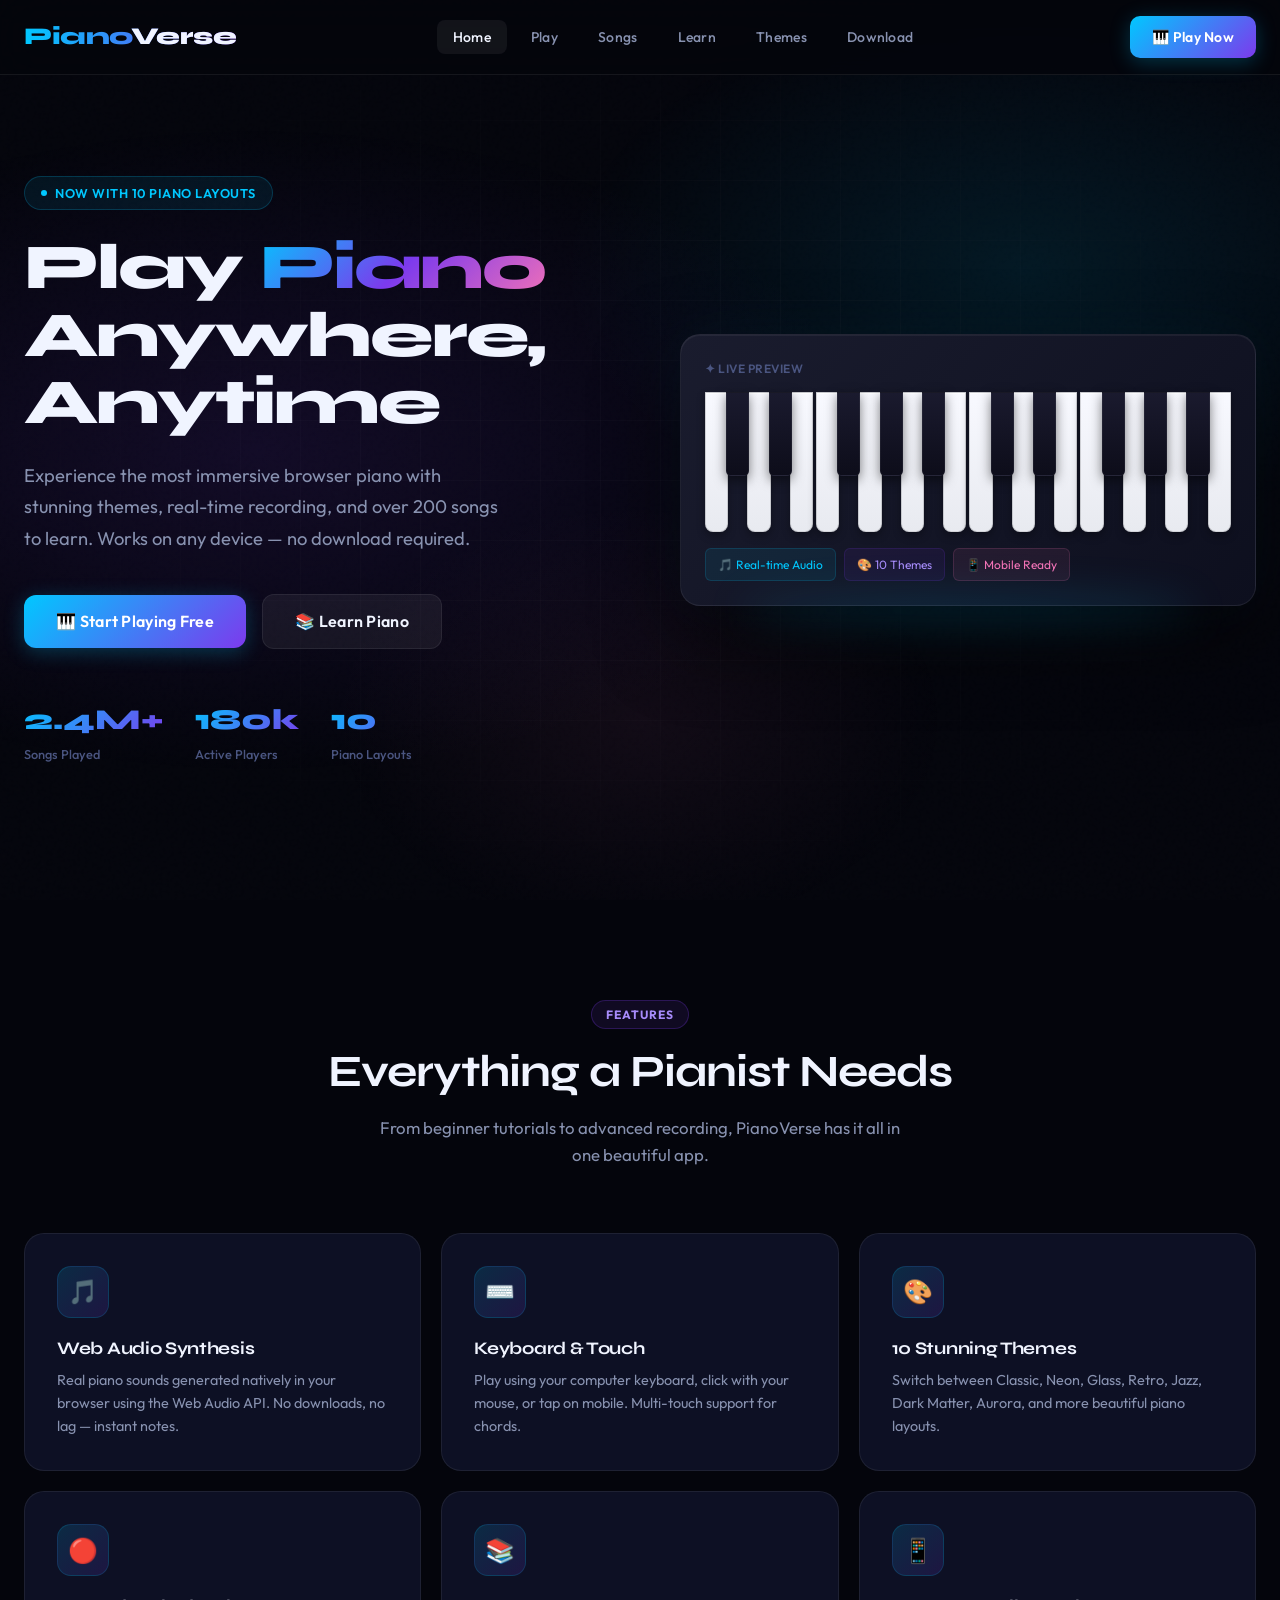
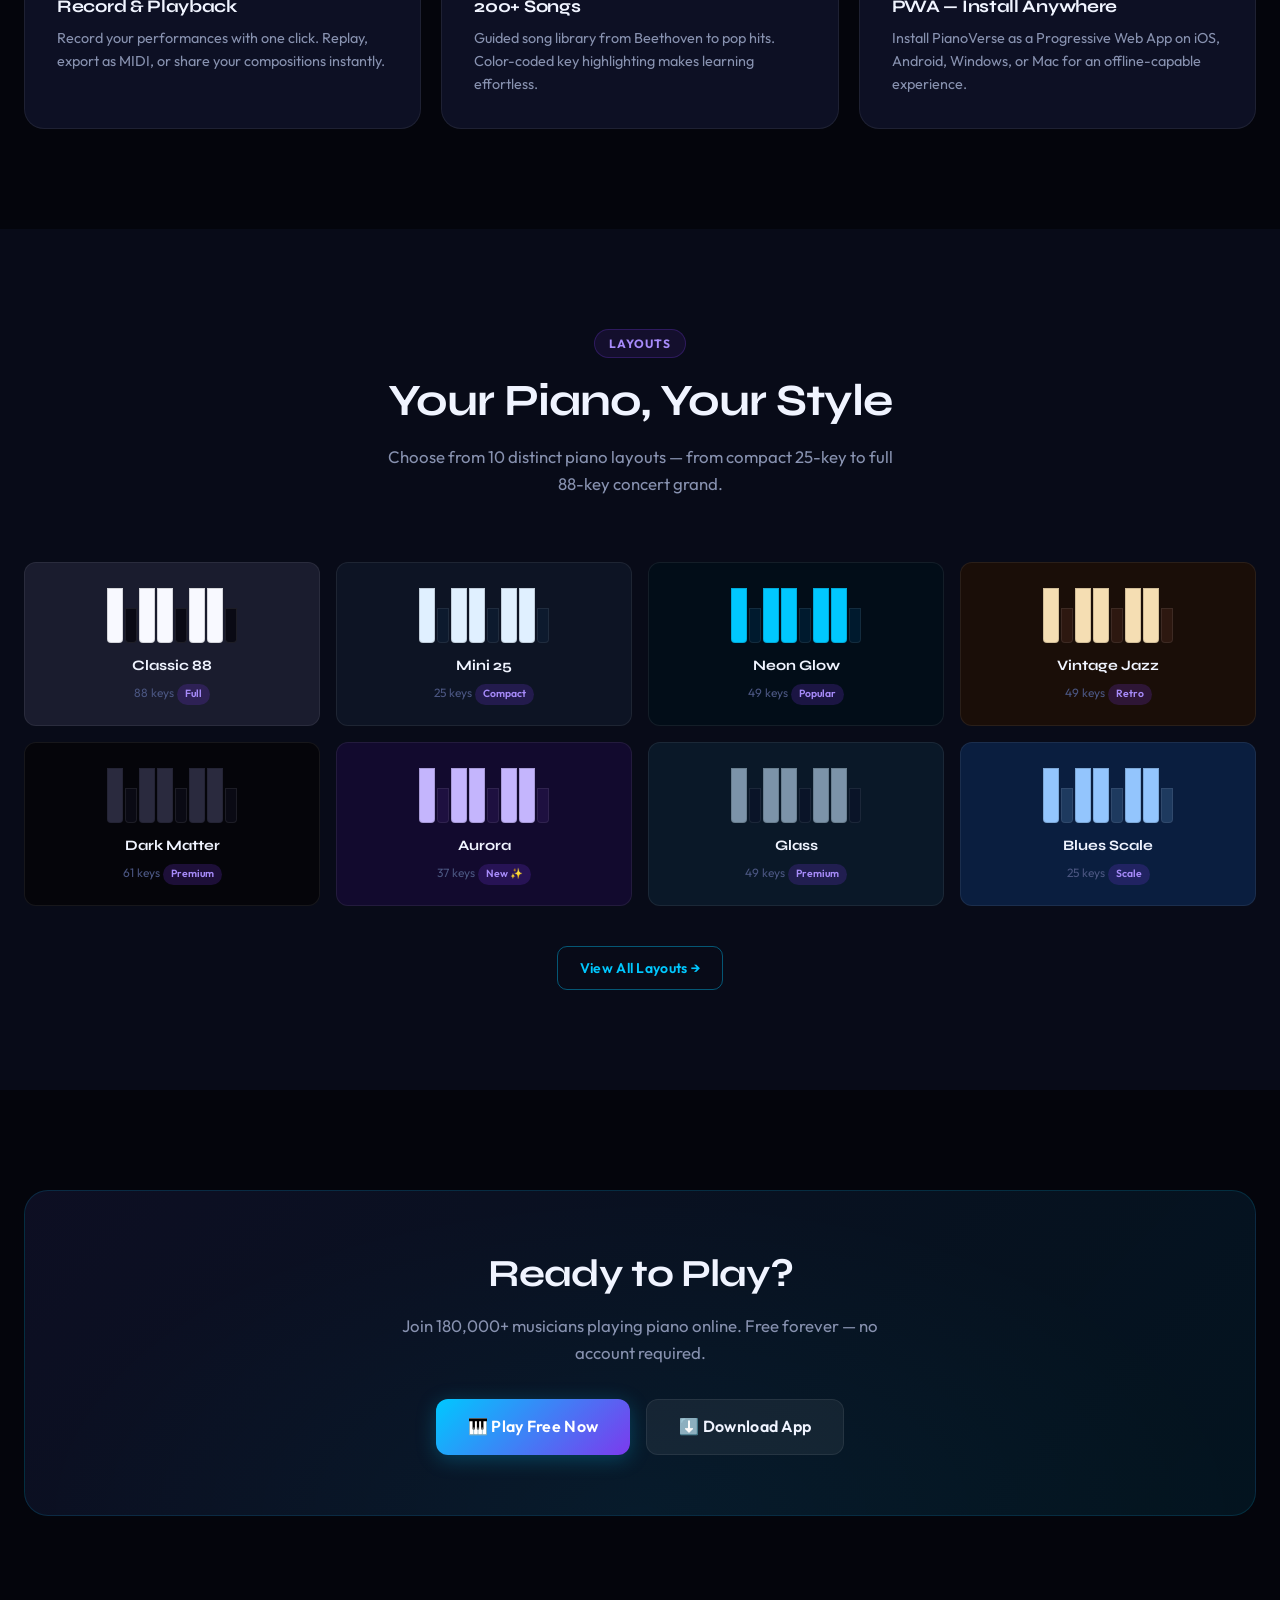
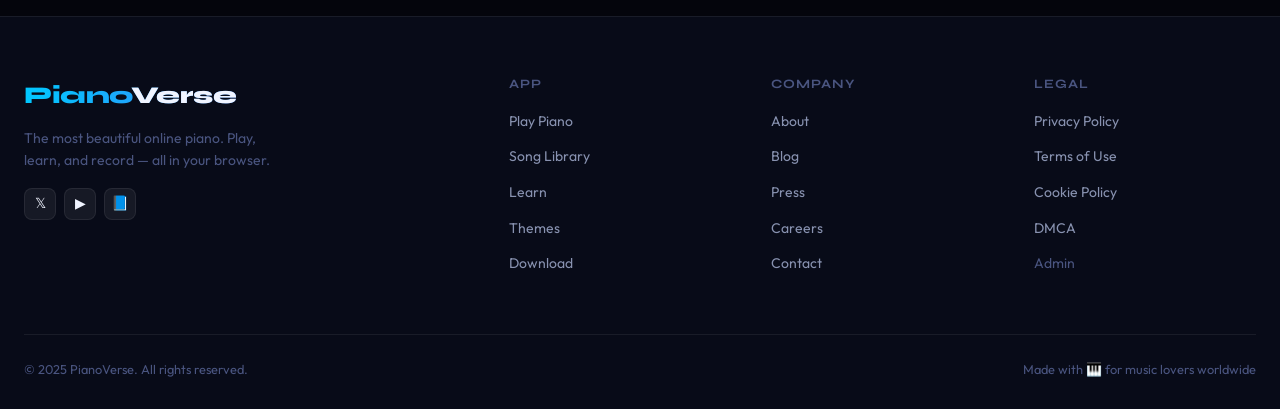
<file: index.html>
<!DOCTYPE html>
<html lang="en">
<head>
  <meta charset="UTF-8">
  <meta name="viewport" content="width=device-width, initial-scale=1.0">
  <meta name="description" content="PianoVerse - Play piano online with 8+ stunning layouts, learn songs, and record your music. Free browser piano with PC/mobile support.">
  <meta name="keywords" content="piano online, play piano, piano app, learn piano, keyboard piano, browser piano">
  <meta name="theme-color" content="#04050c">
  <title>PianoVerse - Play Piano Online | 8+ Layouts</title>
  <link rel="manifest" href="manifest.json">
  <link rel="stylesheet" href="assets/css/style.css">
  <link rel="icon" href="data:image/svg+xml,<svg xmlns='http://www.w3.org/2000/svg' viewBox='0 0 100 100'><text y='.9em' font-size='90'>🎹</text></svg>">
</head>
<body>

<!-- Navigation -->
<nav class="navbar" id="navbar">
  <div class="nav-inner">
    <a href="index.html" class="nav-logo">Piano<span>Verse</span></a>
    <ul class="nav-links" id="navLinks">
      <li><a href="index.html" class="active">Home</a></li>
      <li><a href="play.html">Play</a></li>
      <li><a href="songs.html">Songs</a></li>
      <li><a href="learn.html">Learn</a></li>
      <li><a href="themes.html">Themes</a></li>
      <li><a href="download.html">Download</a></li>
    </ul>
    <div class="nav-cta">
      <a href="play.html" class="btn btn-primary">🎹 Play Now</a>
      <button class="hamburger" id="hamburger" aria-label="Menu">
        <span></span><span></span><span></span>
      </button>
    </div>
  </div>
</nav>

<!-- Hero -->
<section class="hero">
  <div class="hero-bg"></div>
  <div class="hero-grid"></div>
  <div class="hero-content">
    <div class="hero-text">
      <div class="hero-badge"><span class="dot"></span> Now with 10 Piano Layouts</div>
      <h1 class="hero-title">Play <span class="gradient-text">Piano</span><br>Anywhere, Anytime</h1>
      <p class="hero-subtitle">Experience the most immersive browser piano with stunning themes, real-time recording, and over 200 songs to learn. Works on any device — no download required.</p>
      <div class="hero-actions">
        <a href="play.html" class="btn btn-primary btn-lg">🎹 Start Playing Free</a>
        <a href="learn.html" class="btn btn-secondary btn-lg">📚 Learn Piano</a>
      </div>
      <div class="hero-stats">
        <div class="hero-stat">
          <div class="hero-stat-num">2.4M+</div>
          <div class="hero-stat-label">Songs Played</div>
        </div>
        <div class="hero-stat">
          <div class="hero-stat-num">180k</div>
          <div class="hero-stat-label">Active Players</div>
        </div>
        <div class="hero-stat">
          <div class="hero-stat-num">10</div>
          <div class="hero-stat-label">Piano Layouts</div>
        </div>
      </div>
    </div>

    <div class="hero-piano-wrap">
      <div class="hero-piano">
        <div style="font-size:0.75rem; color: var(--text-muted); margin-bottom: 14px; letter-spacing: 0.5px; text-transform: uppercase; font-weight: 600;">✦ Live Preview</div>
        <div class="hero-piano-keys" id="heroPiano"></div>
        <div class="piano-glow"></div>
        <div style="margin-top: 16px; display: flex; gap: 8px; flex-wrap: wrap;">
          <div style="padding: 6px 12px; background: rgba(0,200,255,0.08); border: 1px solid rgba(0,200,255,0.15); border-radius: 6px; font-size: 0.75rem; color: var(--accent-blue);">🎵 Real-time Audio</div>
          <div style="padding: 6px 12px; background: rgba(124,58,237,0.08); border: 1px solid rgba(124,58,237,0.15); border-radius: 6px; font-size: 0.75rem; color: #a78bfa;">🎨 10 Themes</div>
          <div style="padding: 6px 12px; background: rgba(244,114,182,0.08); border: 1px solid rgba(244,114,182,0.15); border-radius: 6px; font-size: 0.75rem; color: var(--accent-pink);">📱 Mobile Ready</div>
        </div>
      </div>
    </div>
  </div>
</section>

<!-- Features -->
<section class="section" id="features">
  <div class="container">
    <div class="section-header">
      <div class="section-tag">Features</div>
      <h2 class="section-title">Everything a Pianist Needs</h2>
      <p class="section-subtitle">From beginner tutorials to advanced recording, PianoVerse has it all in one beautiful app.</p>
    </div>
    <div class="features-grid">
      <div class="feature-card">
        <div class="feature-icon">🎵</div>
        <h3>Web Audio Synthesis</h3>
        <p>Real piano sounds generated natively in your browser using the Web Audio API. No downloads, no lag — instant notes.</p>
      </div>
      <div class="feature-card">
        <div class="feature-icon">⌨️</div>
        <h3>Keyboard & Touch</h3>
        <p>Play using your computer keyboard, click with your mouse, or tap on mobile. Multi-touch support for chords.</p>
      </div>
      <div class="feature-card">
        <div class="feature-icon">🎨</div>
        <h3>10 Stunning Themes</h3>
        <p>Switch between Classic, Neon, Glass, Retro, Jazz, Dark Matter, Aurora, and more beautiful piano layouts.</p>
      </div>
      <div class="feature-card">
        <div class="feature-icon">🔴</div>
        <h3>Record & Playback</h3>
        <p>Record your performances with one click. Replay, export as MIDI, or share your compositions instantly.</p>
      </div>
      <div class="feature-card">
        <div class="feature-icon">📚</div>
        <h3>200+ Songs</h3>
        <p>Guided song library from Beethoven to pop hits. Color-coded key highlighting makes learning effortless.</p>
      </div>
      <div class="feature-card">
        <div class="feature-icon">📱</div>
        <h3>PWA — Install Anywhere</h3>
        <p>Install PianoVerse as a Progressive Web App on iOS, Android, Windows, or Mac for an offline-capable experience.</p>
      </div>
    </div>
  </div>
</section>

<!-- Piano Layouts -->
<section class="section" style="background: var(--bg-secondary);">
  <div class="container">
    <div class="section-header">
      <div class="section-tag">Layouts</div>
      <h2 class="section-title">Your Piano, Your Style</h2>
      <p class="section-subtitle">Choose from 10 distinct piano layouts — from compact 25-key to full 88-key concert grand.</p>
    </div>
    <div class="layouts-grid" id="layoutsGrid"></div>
    <div style="text-align: center; margin-top: 40px;">
      <a href="themes.html" class="btn btn-outline">View All Layouts →</a>
    </div>
  </div>
</section>

<!-- CTA Banner -->
<section class="section">
  <div class="container">
    <div style="background: linear-gradient(135deg, rgba(99,102,241,0.1) 0%, rgba(0,200,255,0.08) 100%); border: 1px solid rgba(0,200,255,0.15); border-radius: 24px; padding: 60px 40px; text-align: center; position: relative; overflow: hidden;">
      <div style="position: absolute; inset: 0; background: radial-gradient(ellipse at 50% 100%, rgba(0,200,255,0.05) 0%, transparent 70%);"></div>
      <div style="position: relative;">
        <h2 style="font-size: clamp(1.8rem, 3vw, 2.8rem); letter-spacing: -1px; margin-bottom: 16px;">Ready to Play?</h2>
        <p style="color: var(--text-secondary); margin-bottom: 32px; font-size: 1.05rem; max-width: 500px; margin-left: auto; margin-right: auto;">Join 180,000+ musicians playing piano online. Free forever — no account required.</p>
        <div style="display: flex; gap: 16px; justify-content: center; flex-wrap: wrap;">
          <a href="play.html" class="btn btn-primary btn-lg">🎹 Play Free Now</a>
          <a href="download.html" class="btn btn-secondary btn-lg">⬇️ Download App</a>
        </div>
      </div>
    </div>
  </div>
</section>

<!-- Footer -->
<footer class="footer">
  <div class="container">
    <div class="footer-grid">
      <div class="footer-brand">
        <div class="nav-logo">Piano<span style="background: none; -webkit-text-fill-color: var(--text-primary);">Verse</span></div>
        <p>The most beautiful online piano. Play, learn, and record — all in your browser.</p>
        <div style="display: flex; gap: 8px; margin-top: 16px;">
          <a href="#" style="width:32px;height:32px;background:rgba(255,255,255,0.06);border:1px solid var(--border);border-radius:8px;display:flex;align-items:center;justify-content:center;font-size:0.9rem;transition:var(--transition);" onmouseover="this.style.borderColor='rgba(0,200,255,0.4)'" onmouseout="this.style.borderColor='rgba(255,255,255,0.07)'">𝕏</a>
          <a href="#" style="width:32px;height:32px;background:rgba(255,255,255,0.06);border:1px solid var(--border);border-radius:8px;display:flex;align-items:center;justify-content:center;font-size:0.9rem;transition:var(--transition);" onmouseover="this.style.borderColor='rgba(0,200,255,0.4)'" onmouseout="this.style.borderColor='rgba(255,255,255,0.07)'">▶</a>
          <a href="#" style="width:32px;height:32px;background:rgba(255,255,255,0.06);border:1px solid var(--border);border-radius:8px;display:flex;align-items:center;justify-content:center;font-size:0.9rem;transition:var(--transition);" onmouseover="this.style.borderColor='rgba(0,200,255,0.4)'" onmouseout="this.style.borderColor='rgba(255,255,255,0.07)'">📘</a>
        </div>
      </div>
      <div class="footer-col">
        <h5>App</h5>
        <ul class="footer-links">
          <li><a href="play.html">Play Piano</a></li>
          <li><a href="songs.html">Song Library</a></li>
          <li><a href="learn.html">Learn</a></li>
          <li><a href="themes.html">Themes</a></li>
          <li><a href="download.html">Download</a></li>
        </ul>
      </div>
      <div class="footer-col">
        <h5>Company</h5>
        <ul class="footer-links">
          <li><a href="#">About</a></li>
          <li><a href="#">Blog</a></li>
          <li><a href="#">Press</a></li>
          <li><a href="#">Careers</a></li>
          <li><a href="#">Contact</a></li>
        </ul>
      </div>
      <div class="footer-col">
        <h5>Legal</h5>
        <ul class="footer-links">
          <li><a href="#">Privacy Policy</a></li>
          <li><a href="#">Terms of Use</a></li>
          <li><a href="#">Cookie Policy</a></li>
          <li><a href="#">DMCA</a></li>
          <li><a href="admin-login.html" style="color: var(--text-muted);">Admin</a></li>
        </ul>
      </div>
    </div>
    <div class="footer-bottom">
      <span>© 2025 PianoVerse. All rights reserved.</span>
      <span>Made with 🎹 for music lovers worldwide</span>
    </div>
  </div>
</footer>

<!-- Toast Container -->
<div class="toast-container" id="toastContainer"></div>

<!-- PWA Install Banner -->
<div class="pwa-banner" id="pwaBanner">
  <span>🎹</span>
  <div>
    <div style="font-weight: 700; font-size: 0.875rem;">Install PianoVerse</div>
    <div style="font-size: 0.75rem; color: var(--text-muted);">Add to home screen for the best experience</div>
  </div>
  <button class="btn btn-primary btn-sm" id="installBtn">Install</button>
  <button onclick="document.getElementById('pwaBanner').classList.remove('show')" style="background:none;border:none;color:var(--text-muted);cursor:pointer;padding:4px;">✕</button>
</div>

<script src="assets/js/app.js"></script>
<script>
// Hero piano mini-keyboard
(function() {
  const container = document.getElementById('heroPiano');
  const pattern = [0,1,0,1,0,0,1,0,1,0,1,0, 0,1,0,1,0,0,1,0,1,0,1,0];
  const notes = ['C','C#','D','D#','E','F','F#','G','G#','A','A#','B','C','C#','D','D#','E','F','F#','G','G#','A','A#','B'];
  
  pattern.forEach((isBlack, i) => {
    const key = document.createElement('div');
    key.className = `mini-key ${isBlack ? 'black' : 'white'}`;
    key.dataset.note = notes[i];
    key.addEventListener('mousedown', () => {
      key.classList.add('active');
      if(window.playNote) window.playNote(notes[i], 4);
    });
    key.addEventListener('mouseup', () => key.classList.remove('active'));
    key.addEventListener('mouseleave', () => key.classList.remove('active'));
    container.appendChild(key);
  });
})();

// Layouts grid
const layouts = [
  { name: 'Classic 88', keys: 88, tag: 'Full', colors: ['#f8f9ff','#0a0a14'], bg: '#1a1c2e' },
  { name: 'Mini 25', keys: 25, tag: 'Compact', colors: ['#e0f0ff','#0d1a2e'], bg: '#0d1424' },
  { name: 'Neon Glow', keys: 49, tag: 'Popular', colors: ['#00c8ff','#001a2e'], bg: '#020d18' },
  { name: 'Vintage Jazz', keys: 49, tag: 'Retro', colors: ['#f5deb3','#2d1810'], bg: '#1a0e08' },
  { name: 'Dark Matter', keys: 61, tag: 'Premium', colors: ['#2a2a3e','#0a0a14'], bg: '#05050a' },
  { name: 'Aurora', keys: 37, tag: 'New ✨', colors: ['#c4b5fd','#1e1040'], bg: '#120a2e' },
  { name: 'Glass', keys: 49, tag: 'Premium', colors: ['rgba(200,230,255,0.6)','rgba(10,20,40,0.8)'], bg: '#0a1828' },
  { name: 'Blues Scale', keys: 25, tag: 'Scale', colors: ['#93c5fd','#1e3a5f'], bg: '#0a1e3f' },
];

const grid = document.getElementById('layoutsGrid');
layouts.forEach((l, i) => {
  const card = document.createElement('div');
  card.className = 'layout-card';
  card.innerHTML = `
    <div class="layout-preview">
      ${Array.from({length: 8}, (_, k) => `<div class="layout-key ${k % 3 === 1 ? 'black' : 'white'}" style="background:${k % 3 === 1 ? l.colors[1] : l.colors[0]};width:${k%3===1?'12px':'16px'};height:${k%3===1?'35px':'55px'};border-radius:0 0 4px 4px;border:1px solid rgba(${k%3===1?'255,255,255,0.08':'0,0,0,0.15'});"></div>`).join('')}
    </div>
    <h4>${l.name}</h4>
    <span>${l.keys} keys</span>
    <div class="layout-badge">${l.tag}</div>
  `;
  card.style.background = l.bg;
  card.addEventListener('click', () => window.location.href = `play.html?layout=${i}`);
  grid.appendChild(card);
});

// Navbar scroll
window.addEventListener('scroll', () => {
  document.getElementById('navbar').classList.toggle('scrolled', window.scrollY > 50);
});

// Hamburger
document.getElementById('hamburger').addEventListener('click', () => {
  document.getElementById('navLinks').classList.toggle('open');
});

// PWA Install
let deferredPrompt;
window.addEventListener('beforeinstallprompt', (e) => {
  e.preventDefault();
  deferredPrompt = e;
  document.getElementById('pwaBanner').classList.add('show');
});

document.getElementById('installBtn').addEventListener('click', () => {
  if (deferredPrompt) {
    deferredPrompt.prompt();
    deferredPrompt.userChoice.then(() => {
      document.getElementById('pwaBanner').classList.remove('show');
      deferredPrompt = null;
    });
  }
});

// Track page view
if (window.PVAnalytics) window.PVAnalytics.track('pageview', { page: 'home' });
</script>
</body>
</html>
</file>
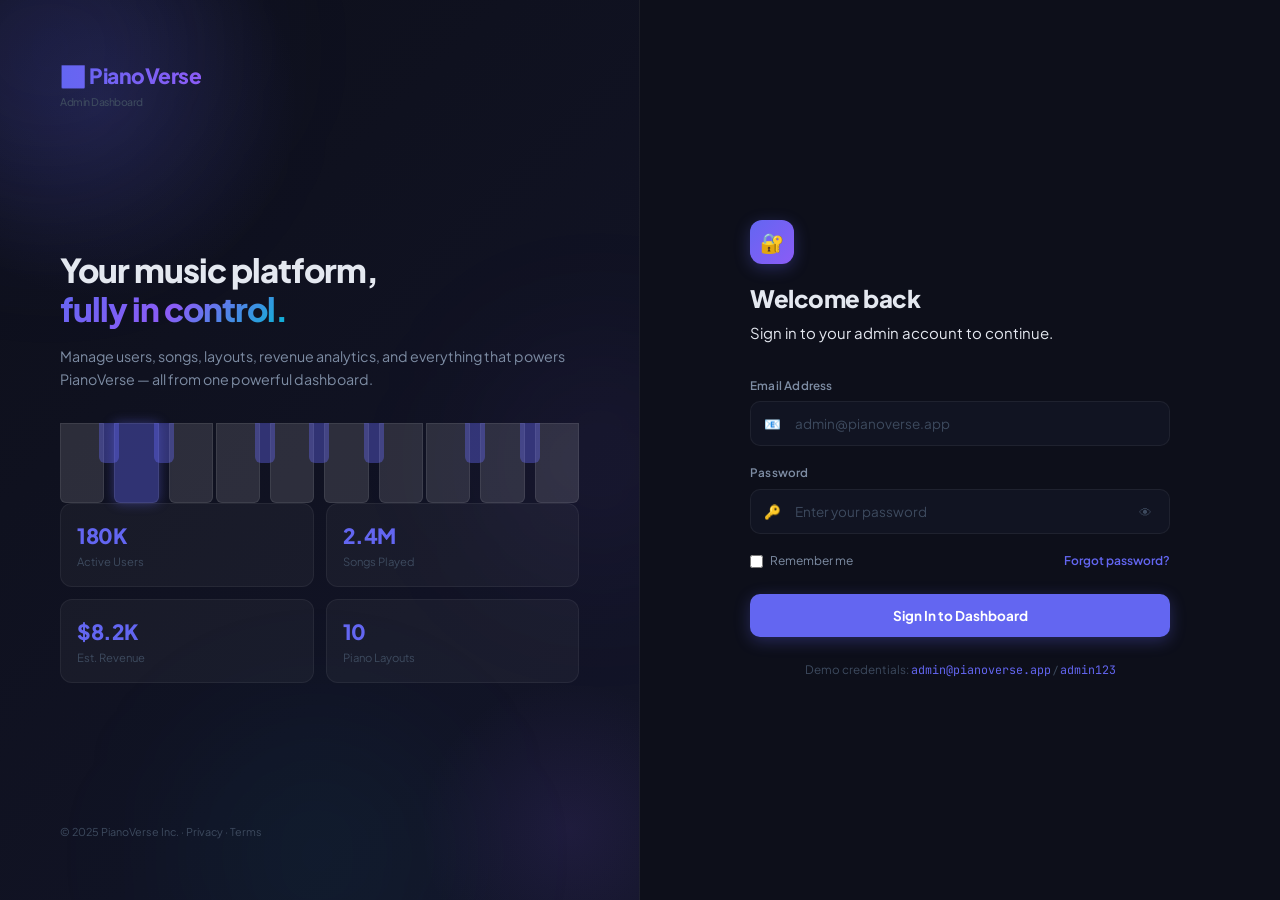
<file: admin-ads.html>
<!DOCTYPE html>
<html lang="en">
<head>
  <meta charset="UTF-8">
  <meta name="viewport" content="width=device-width, initial-scale=1.0">
  <title>Ads | PianoVerse Admin</title>
  <link rel="stylesheet" href="assets/css/admin.css">
  <style>
    .ad-slot-card { background:var(--ad-card); border:1px solid var(--ad-border); border-radius:var(--ad-radius-lg); padding:24px; margin-bottom:16px; transition:var(--ad-transition); }
    .ad-slot-card:hover { border-color:var(--ad-border-hover); }
    .ad-slot-preview { background:rgba(255,255,255,0.03); border:2px dashed var(--ad-border); border-radius:8px; display:flex; align-items:center; justify-content:center; color:var(--ad-text-muted); font-size:0.8rem; margin:16px 0; }
    .ad-slot-header { display:flex; align-items:center; justify-content:space-between; margin-bottom:16px; }
    .ad-slot-title { font-weight:700; font-size:0.95rem; }
    .ad-slot-subtitle { font-size:0.75rem; color:var(--ad-text-muted); margin-top:2px; }
  </style>
</head>
<body>
<div class="sidebar-overlay" id="sidebarOverlay"></div>
<aside class="admin-sidebar" id="adminSidebar">
  <div class="sidebar-logo"><div class="logo-icon">🎹</div><span class="logo-text">Piano<span>Verse</span></span></div>
  <div class="sidebar-section">
    <ul class="sidebar-nav">
      <li><a href="admin-dashboard.html" class="nav-link"><span class="nav-icon">📊</span> Dashboard</a></li>
      <li><a href="admin-users.html" class="nav-link"><span class="nav-icon">👥</span> Users</a></li>
      <li><a href="admin-songs.html" class="nav-link"><span class="nav-icon">🎵</span> Songs</a></li>
      <li><a href="admin-layouts.html" class="nav-link"><span class="nav-icon">🎹</span> Layouts</a></li>
      <li><a href="admin-ads.html" class="nav-link active"><span class="nav-icon">📢</span> Ads</a></li>
      <li><a href="admin-seo.html" class="nav-link"><span class="nav-icon">🔍</span> SEO</a></li>
      <li><a href="admin-settings.html" class="nav-link"><span class="nav-icon">⚙️</span> Settings</a></li>
    </ul>
  </div>
  <div class="sidebar-footer">
    <div class="admin-user-badge"><div class="user-avatar" id="userAvatarSidebar">A</div><div class="user-info"><div class="user-name" id="userNameSidebar">Admin</div><div class="user-role">Super Admin</div></div></div>
    <a href="#" class="nav-link admin-logout-btn"><span class="nav-icon">🚪</span> Log Out</a>
  </div>
</aside>
<header class="admin-topbar">
  <button class="mobile-menu-btn" id="mobileMenuBtn">☰</button>
  <div><div class="topbar-title">Ads Management</div><div class="topbar-breadcrumb"><span>PianoVerse</span><span class="sep">›</span><span>Ads</span></div></div>
  <div class="topbar-actions">
    <button class="topbar-icon-btn" id="themeToggleBtn">🌙</button>
    <a href="admin-dashboard.html" class="ad-btn ad-btn-secondary">← Dashboard</a>
  </div>
</header>
<main class="admin-content">
  <div class="page-header">
    <div class="page-header-left"><h1>Ads Management</h1><p>Control ad placements, AdSense IDs, and rewarded ads</p></div>
    <div class="page-actions">
      <button class="ad-btn ad-btn-primary" onclick="saveAllAds()">💾 Save All Changes</button>
    </div>
  </div>

  <!-- Global Toggle -->
  <div class="chart-card" style="margin-bottom:24px;">
    <div class="chart-header">
      <div><div class="chart-title">Global Ad Settings</div><div class="chart-subtitle">Master controls for all advertising</div></div>
    </div>
    <div class="toggle-row">
      <div class="toggle-info"><h4>Enable Ads Globally</h4><p>Turn all ads on or off site-wide instantly</p></div>
      <label class="ad-toggle"><input type="checkbox" id="globalAdsToggle" checked><span class="toggle-slider"></span></label>
    </div>
    <div class="toggle-row">
      <div class="toggle-info"><h4>Rewarded Video Ads</h4><p>Users watch a video ad to unlock bonus features</p></div>
      <label class="ad-toggle"><input type="checkbox" id="rewardedToggle" checked><span class="toggle-slider"></span></label>
    </div>
    <div class="toggle-row">
      <div class="toggle-info"><h4>Interstitial Ads</h4><p>Full-screen ads shown between song selections</p></div>
      <label class="ad-toggle"><input type="checkbox" id="interstitialToggle"><span class="toggle-slider"></span></label>
    </div>
    <div class="toggle-row">
      <div class="toggle-info"><h4>Hide Ads for Premium Users</h4><p>Premium subscribers see no advertisements</p></div>
      <label class="ad-toggle"><input type="checkbox" id="premiumNoAds" checked><span class="toggle-slider"></span></label>
    </div>
  </div>

  <!-- AdSense Config -->
  <div class="chart-card" style="margin-bottom:24px;">
    <div class="chart-header">
      <div class="chart-title">Google AdSense Configuration</div>
      <button class="ad-btn ad-btn-success" onclick="testAdSense()">🧪 Test Connection</button>
    </div>
    <div class="two-col">
      <div class="ad-form-group">
        <label class="ad-label">Publisher ID</label>
        <input type="text" class="ad-input" id="pubId" value="ca-pub-XXXXXXXXXXXXXXXX" placeholder="ca-pub-XXXXXXXXXXXXXXXX">
      </div>
      <div class="ad-form-group">
        <label class="ad-label">AdSense Script URL</label>
        <input type="text" class="ad-input" id="adsenseUrl" value="https://pagead2.googlesyndication.com/pagead/js/adsbygoogle.js">
      </div>
    </div>
    <div class="ad-alert ad-alert-info">
      <span>ℹ️</span><span>Changes to AdSense IDs take up to 24 hours to reflect in earnings reports.</span>
    </div>
  </div>

  <!-- Ad Slots -->
  <div style="font-size:0.95rem;font-weight:700;margin-bottom:16px;">📦 Ad Slot Configuration</div>

  <div class="ad-slot-card">
    <div class="ad-slot-header">
      <div><div class="ad-slot-title">🏠 Homepage Banner (Leaderboard)</div><div class="ad-slot-subtitle">728×90 — Shown above the fold on homepage</div></div>
      <label class="ad-toggle"><input type="checkbox" id="slot1toggle" checked><span class="toggle-slider"></span></label>
    </div>
    <div class="two-col">
      <div class="ad-form-group"><label class="ad-label">Ad Unit ID</label><input type="text" class="ad-input" id="slot1id" value="1234567890" placeholder="Ad unit ID"></div>
      <div class="ad-form-group"><label class="ad-label">Size</label><select class="ad-input" id="slot1size"><option>728×90 Leaderboard</option><option>970×90 Billboard</option><option>320×50 Mobile Banner</option></select></div>
    </div>
    <div class="ad-slot-preview" style="height:60px;">📢 Ad Preview: 728×90 Leaderboard</div>
  </div>

  <div class="ad-slot-card">
    <div class="ad-slot-header">
      <div><div class="ad-slot-title">🎹 Piano Page Sidebar</div><div class="ad-slot-subtitle">300×250 — Right sidebar on play page</div></div>
      <label class="ad-toggle"><input type="checkbox" id="slot2toggle" checked><span class="toggle-slider"></span></label>
    </div>
    <div class="two-col">
      <div class="ad-form-group"><label class="ad-label">Ad Unit ID</label><input type="text" class="ad-input" id="slot2id" value="0987654321" placeholder="Ad unit ID"></div>
      <div class="ad-form-group"><label class="ad-label">Size</label><select class="ad-input" id="slot2size"><option>300×250 Medium Rectangle</option><option>300×600 Half Page</option><option>160×600 Wide Skyscraper</option></select></div>
    </div>
    <div class="ad-slot-preview" style="height:120px;">📢 Ad Preview: 300×250 Medium Rectangle</div>
  </div>

  <div class="ad-slot-card">
    <div class="ad-slot-header">
      <div><div class="ad-slot-title">🎵 Song Library In-Feed Ad</div><div class="ad-slot-subtitle">Native ad between song cards</div></div>
      <label class="ad-toggle"><input type="checkbox" id="slot3toggle"><span class="toggle-slider"></span></label>
    </div>
    <div class="two-col">
      <div class="ad-form-group"><label class="ad-label">Ad Unit ID</label><input type="text" class="ad-input" id="slot3id" placeholder="Ad unit ID"></div>
      <div class="ad-form-group"><label class="ad-label">Show Every N Songs</label><input type="number" class="ad-input" id="slot3freq" value="6" min="3" max="20"></div>
    </div>
    <div class="ad-slot-preview" style="height:80px;">📢 Native Ad Preview (In-Feed)</div>
  </div>

  <div class="ad-slot-card">
    <div class="ad-slot-header">
      <div><div class="ad-slot-title">🎁 Rewarded Ad (Unlock Premium Layout)</div><div class="ad-slot-subtitle">Users watch to access locked content for 24h</div></div>
      <label class="ad-toggle"><input type="checkbox" id="slot4toggle" checked><span class="toggle-slider"></span></label>
    </div>
    <div class="two-col">
      <div class="ad-form-group"><label class="ad-label">Reward Duration (hours)</label><input type="number" class="ad-input" id="rewardDuration" value="24" min="1" max="168"></div>
      <div class="ad-form-group"><label class="ad-label">Cooldown Between Rewards (mins)</label><input type="number" class="ad-input" id="rewardCooldown" value="60" min="5"></div>
    </div>
  </div>

  <!-- Stats -->
  <div class="stats-grid" style="margin-top:24px;">
    <div class="stat-card blue"><div class="stat-header"><span class="stat-label">Impressions Today</span><div class="stat-icon" style="background:var(--ad-blue-light);">👁</div></div><div class="stat-value">109,420</div><div class="stat-change up">↑ 12%</div></div>
    <div class="stat-card green"><div class="stat-header"><span class="stat-label">Clicks Today</span><div class="stat-icon" style="background:var(--ad-green-light);">🖱</div></div><div class="stat-value">3,502</div><div class="stat-change up">↑ 8.2%</div></div>
    <div class="stat-card yellow"><div class="stat-header"><span class="stat-label">CTR</span><div class="stat-icon" style="background:var(--ad-yellow-light);">📊</div></div><div class="stat-value">3.20%</div><div class="stat-change up">↑ 0.5%</div></div>
    <div class="stat-card purple"><div class="stat-header"><span class="stat-label">Est. Today Revenue</span><div class="stat-icon" style="background:rgba(139,92,246,0.12);">💰</div></div><div class="stat-value">$274.67</div><div class="stat-change up">↑ 14%</div></div>
  </div>
</main>

<script src="assets/js/admin.js"></script>
<script>
const session = AdminAuth.requireAuth();
document.getElementById('userNameSidebar').textContent = session?.name || 'Admin';
document.getElementById('userAvatarSidebar').textContent = (session?.name || 'A')[0];
AdminUI.initSidebar();

function loadAdsSettings() {
  const s = JSON.parse(localStorage.getItem('pv_settings') || '{}');
  if (s.adsEnabled !== undefined) document.getElementById('globalAdsToggle').checked = s.adsEnabled;
  if (s.adsenseId) document.getElementById('pubId').value = s.adsenseId;
}

function saveAllAds() {
  const s = JSON.parse(localStorage.getItem('pv_settings') || '{}');
  s.adsEnabled = document.getElementById('globalAdsToggle').checked;
  s.adsenseId = document.getElementById('pubId').value;
  s.rewardedAds = document.getElementById('rewardedToggle').checked;
  s.interstitialAds = document.getElementById('interstitialToggle').checked;
  s.premiumNoAds = document.getElementById('premiumNoAds').checked;
  s.adSlots = {
    homepage: { enabled: document.getElementById('slot1toggle').checked, unitId: document.getElementById('slot1id').value },
    sidebar: { enabled: document.getElementById('slot2toggle').checked, unitId: document.getElementById('slot2id').value },
    infeed: { enabled: document.getElementById('slot3toggle').checked, freq: document.getElementById('slot3freq').value },
    rewarded: { enabled: document.getElementById('slot4toggle').checked, duration: document.getElementById('rewardDuration').value, cooldown: document.getElementById('rewardCooldown').value },
  };
  localStorage.setItem('pv_settings', JSON.stringify(s));
  AdminLogger.log('Ad settings saved', 'All ad configurations updated', '📢');
  AdminToast.show('Ad settings saved successfully!', 'success');
}

function testAdSense() {
  AdminToast.show('Testing AdSense connection... (mock)', 'info');
  setTimeout(() => AdminToast.show('✅ AdSense connection verified!', 'success'), 1500);
}

loadAdsSettings();
</script>
</body>
</html>
</file>
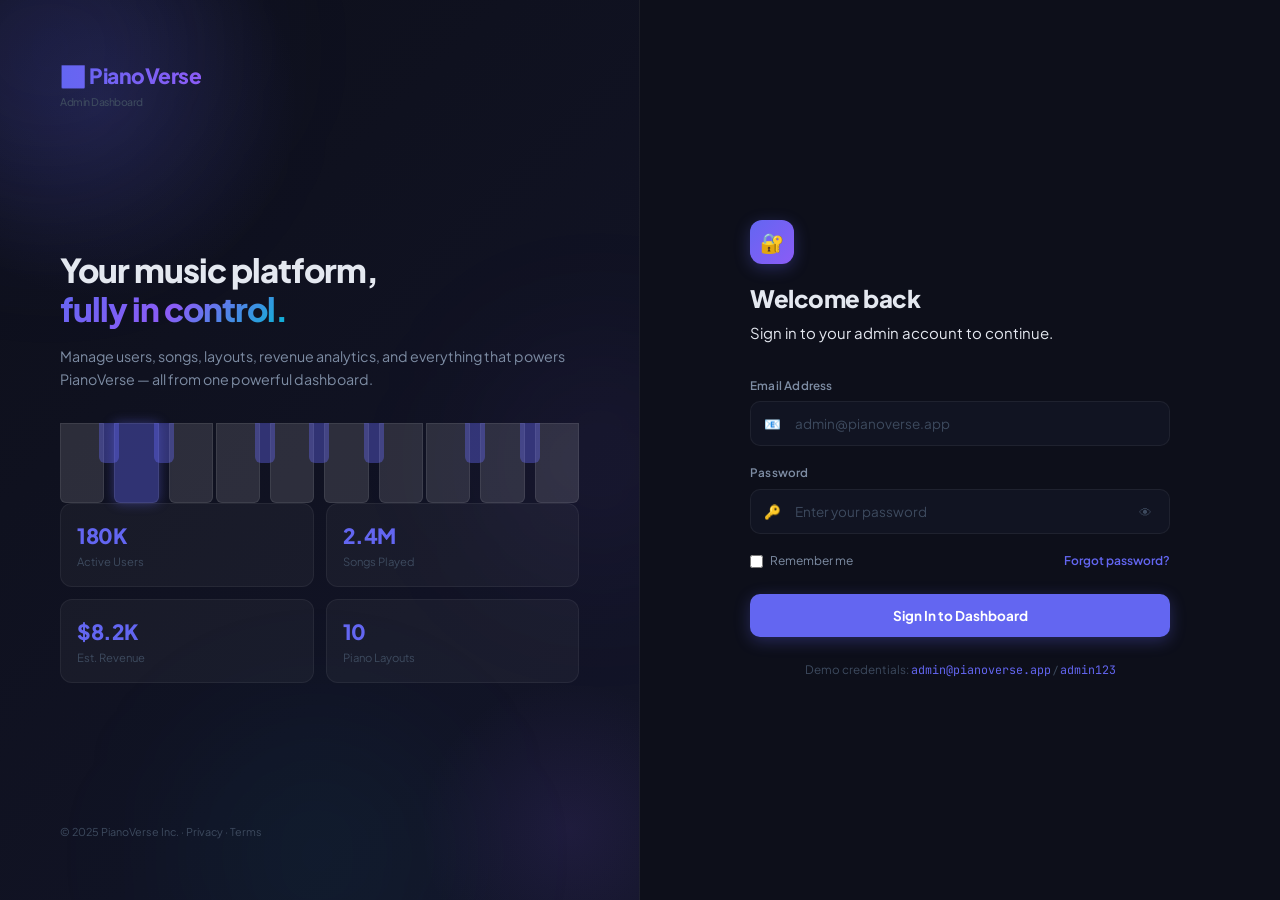
<file: admin-dashboard.html>
<!DOCTYPE html>
<html lang="en">
<head>
  <meta charset="UTF-8">
  <meta name="viewport" content="width=device-width, initial-scale=1.0">
  <title>Dashboard | PianoVerse Admin</title>
  <link rel="stylesheet" href="assets/css/admin.css">
  <link rel="icon" href="data:image/svg+xml,<svg xmlns='http://www.w3.org/2000/svg' viewBox='0 0 100 100'><text y='.9em' font-size='90'>🎹</text></svg>">
</head>
<body>

<div class="sidebar-overlay" id="sidebarOverlay"></div>

<!-- ═══ SIDEBAR ═══ -->
<aside class="admin-sidebar" id="adminSidebar">
  <div class="sidebar-logo">
    <div class="logo-icon">🎹</div>
    <span class="logo-text">Piano<span>Verse</span></span>
  </div>

  <div class="sidebar-section">
    <div class="sidebar-section-label">Main</div>
    <ul class="sidebar-nav">
      <li class="nav-item"><a href="admin-dashboard.html" class="nav-link active" data-page="dashboard"><span class="nav-icon">📊</span> Dashboard</a></li>
      <li class="nav-item"><a href="admin-users.html" class="nav-link" data-page="users"><span class="nav-icon">👥</span> Users <span class="nav-badge">180K</span></a></li>
      <li class="nav-item"><a href="admin-songs.html" class="nav-link" data-page="songs"><span class="nav-icon">🎵</span> Songs</a></li>
      <li class="nav-item"><a href="admin-layouts.html" class="nav-link" data-page="layouts"><span class="nav-icon">🎹</span> Layouts</a></li>
    </ul>

    <div class="sidebar-section-label" style="margin-top:16px;">Monetization</div>
    <ul class="sidebar-nav">
      <li class="nav-item"><a href="admin-ads.html" class="nav-link" data-page="ads"><span class="nav-icon">📢</span> Ads</a></li>
      <li class="nav-item"><a href="#revenue" class="nav-link" data-page="revenue" onclick="showSection('revenue')"><span class="nav-icon">💰</span> Revenue</a></li>
      <li class="nav-item"><a href="#analytics" class="nav-link" data-page="analytics" onclick="showSection('analytics')"><span class="nav-icon">📈</span> Analytics</a></li>
    </ul>

    <div class="sidebar-section-label" style="margin-top:16px;">Manage</div>
    <ul class="sidebar-nav">
      <li class="nav-item"><a href="#notifications" class="nav-link" data-page="notifications" onclick="showSection('notifications')"><span class="nav-icon">🔔</span> Notifications <span class="nav-badge red">3</span></a></li>
      <li class="nav-item"><a href="#reviews" class="nav-link" data-page="reviews" onclick="showSection('reviews')"><span class="nav-icon">⭐</span> Reviews</a></li>
      <li class="nav-item"><a href="admin-seo.html" class="nav-link" data-page="seo"><span class="nav-icon">🔍</span> SEO</a></li>
      <li class="nav-item"><a href="admin-settings.html" class="nav-link" data-page="settings"><span class="nav-icon">⚙️</span> Settings</a></li>
    </ul>
  </div>

  <div class="sidebar-footer">
    <div class="admin-user-badge" id="userBadge">
      <div class="user-avatar" id="userAvatarSidebar">A</div>
      <div class="user-info">
        <div class="user-name" id="userNameSidebar">Admin User</div>
        <div class="user-role">Super Admin</div>
      </div>
    </div>
    <a href="#" class="nav-link admin-logout-btn" style="margin-top:4px;">
      <span class="nav-icon">🚪</span> Log Out
    </a>
  </div>
</aside>

<!-- ═══ TOP BAR ═══ -->
<header class="admin-topbar">
  <button class="mobile-menu-btn" id="mobileMenuBtn">☰</button>
  <div>
    <div class="topbar-title" id="pageTitle">Dashboard</div>
    <div class="topbar-breadcrumb"><span>PianoVerse</span><span class="sep">›</span><span id="pageBreadcrumb">Overview</span></div>
  </div>
  <div class="topbar-actions">
    <div class="topbar-search" onclick="AdminToast.show('Search coming soon', 'info')">
      🔍 <span>Search anything...</span>
      <span style="margin-left:auto;font-size:0.7rem;color:var(--ad-text-muted);">⌘K</span>
    </div>
    <button class="topbar-icon-btn" id="themeToggleBtn" title="Toggle theme">🌙</button>
    <button class="topbar-icon-btn" title="Notifications" onclick="showSection('notifications')">
      🔔 <span class="notif-dot"></span>
    </button>
    <button class="topbar-icon-btn" title="Activity Log" onclick="showSection('activity')">📋</button>
    <button class="topbar-icon-btn" title="Download Report" onclick="downloadReport()">⬇️</button>
  </div>
</header>

<!-- ═══ MAIN CONTENT ═══ -->
<main class="admin-content">

  <!-- ══ OVERVIEW ══ -->
  <div id="section-overview">
    <div class="page-header">
      <div class="page-header-left">
        <h1>Good morning, <span id="adminGreetName" style="color:var(--ad-accent);">Admin</span> 👋</h1>
        <p id="dashDate">Loading date...</p>
      </div>
      <div class="page-actions">
        <button class="ad-btn ad-btn-secondary" onclick="refreshStats()">🔄 Refresh</button>
        <button class="ad-btn ad-btn-secondary" onclick="AdminExport.toPDF('Dashboard Report', document.getElementById('section-overview').innerHTML)">📄 PDF Report</button>
        <button class="ad-btn ad-btn-primary" onclick="showSection('notifications')">📢 New Announcement</button>
      </div>
    </div>

    <!-- Announcement Banner -->
    <div class="ad-alert ad-alert-info" id="announcementBanner" style="display:none;">
      <span>📣</span>
      <span id="announcementText"></span>
    </div>

    <!-- ── Stats Cards ── -->
    <div class="stats-grid" id="statsGrid">
      <div class="stat-card blue" style="--card-color: rgba(59,130,246,0.08)">
        <div class="stat-header">
          <span class="stat-label">Total Users</span>
          <div class="stat-icon" style="background:var(--ad-blue-light);">👥</div>
        </div>
        <div class="stat-value" id="statUsers">180,421</div>
        <div class="stat-change up">↑ 12.3% <span>vs last month</span></div>
      </div>
      <div class="stat-card green" style="--card-color: rgba(16,185,129,0.08)">
        <div class="stat-header">
          <span class="stat-label">Active Today</span>
          <div class="stat-icon" style="background:var(--ad-green-light);">🟢</div>
        </div>
        <div class="stat-value" id="statActive">4,832</div>
        <div class="stat-change up">↑ 8.1% <span>vs yesterday</span></div>
      </div>
      <div class="stat-card purple" style="--card-color: rgba(139,92,246,0.08)">
        <div class="stat-header">
          <span class="stat-label">Songs Played</span>
          <div class="stat-icon" style="background:rgba(139,92,246,0.12);">🎵</div>
        </div>
        <div class="stat-value" id="statSongs">2.4M</div>
        <div class="stat-change up">↑ 22.7% <span>this month</span></div>
      </div>
      <div class="stat-card yellow" style="--card-color: rgba(245,158,11,0.08)">
        <div class="stat-header">
          <span class="stat-label">Est. Revenue</span>
          <div class="stat-icon" style="background:var(--ad-yellow-light);">💰</div>
        </div>
        <div class="stat-value" id="statRevenue">$8,240</div>
        <div class="stat-change up">↑ 18.4% <span>this month</span></div>
      </div>
      <div class="stat-card red" style="--card-color: rgba(244,63,94,0.08)">
        <div class="stat-header">
          <span class="stat-label">Ad Clicks</span>
          <div class="stat-icon" style="background:var(--ad-red-light);">📢</div>
        </div>
        <div class="stat-value" id="statAdClicks">12,841</div>
        <div class="stat-change down">↓ 2.1% <span>vs last week</span></div>
      </div>
      <div class="stat-card cyan" style="--card-color: rgba(6,182,212,0.08)">
        <div class="stat-header">
          <span class="stat-label">Downloads</span>
          <div class="stat-icon" style="background:rgba(6,182,212,0.1);">⬇️</div>
        </div>
        <div class="stat-value" id="statDownloads">28,130</div>
        <div class="stat-change up">↑ 34.2% <span>this month</span></div>
      </div>
      <div class="stat-card blue">
        <div class="stat-header">
          <span class="stat-label">Returning Users</span>
          <div class="stat-icon" style="background:var(--ad-blue-light);">🔁</div>
        </div>
        <div class="stat-value" id="statReturning">68%</div>
        <div class="stat-change up">↑ 4.5% <span>vs last month</span></div>
      </div>
      <div class="stat-card green">
        <div class="stat-header">
          <span class="stat-label">Avg Session</span>
          <div class="stat-icon" style="background:var(--ad-green-light);">⏱</div>
        </div>
        <div class="stat-value" id="statAvgSession">8m 42s</div>
        <div class="stat-change up">↑ 1m 12s <span>improvement</span></div>
      </div>
    </div>

    <!-- ── Charts Row ── -->
    <div class="charts-row">
      <div class="chart-card">
        <div class="chart-header">
          <div>
            <div class="chart-title">Traffic Overview</div>
            <div class="chart-subtitle">Visitors & sessions over time</div>
          </div>
          <div style="display:flex;align-items:center;gap:16px;">
            <div class="chart-legend">
              <div class="legend-item"><div class="legend-dot" style="background:#6366f1"></div>Visitors</div>
              <div class="legend-item"><div class="legend-dot" style="background:#06b6d4"></div>Sessions</div>
            </div>
            <div class="chart-actions">
              <button class="chart-period-btn active" onclick="setPeriod('30d', this)">30d</button>
              <button class="chart-period-btn" onclick="setPeriod('7d', this)">7d</button>
            </div>
          </div>
        </div>
        <canvas id="trafficChart" style="width:100%;height:240px;"></canvas>
      </div>

      <div class="chart-card">
        <div class="chart-header">
          <div>
            <div class="chart-title">Device Breakdown</div>
            <div class="chart-subtitle">Platform distribution</div>
          </div>
        </div>
        <canvas id="deviceChart" style="width:100%;height:200px;"></canvas>
      </div>
    </div>

    <!-- ── Second Row Charts ── -->
    <div class="two-col" style="margin-bottom:24px;">
      <div class="chart-card">
        <div class="chart-header">
          <div>
            <div class="chart-title">Top Piano Layouts</div>
            <div class="chart-subtitle">Usage by play count</div>
          </div>
        </div>
        <canvas id="layoutChart" style="width:100%;height:200px;"></canvas>
      </div>

      <div class="chart-card">
        <div class="chart-header">
          <div>
            <div class="chart-title">Revenue (6 months)</div>
            <div class="chart-subtitle">Estimated ad revenue</div>
          </div>
        </div>
        <canvas id="revenueChart" style="width:100%;height:200px;"></canvas>
      </div>
    </div>

    <!-- ── Recent Users + Activity ── -->
    <div class="two-col">
      <!-- Recent Users -->
      <div class="table-card">
        <div class="table-header">
          <div>
            <div class="table-title">Recent Users</div>
            <div class="table-count" id="recentUserCount">Showing 5 of 180,421</div>
          </div>
          <div class="table-controls">
            <a href="admin-users.html" class="ad-btn ad-btn-secondary">View All</a>
          </div>
        </div>
        <table class="data-table" id="recentUsersTable">
          <thead>
            <tr>
              <th>User</th>
              <th>Country</th>
              <th>Plan</th>
              <th>Status</th>
            </tr>
          </thead>
          <tbody id="recentUsersTbody"></tbody>
        </table>
      </div>

      <!-- Activity Log -->
      <div class="chart-card">
        <div class="chart-header">
          <div>
            <div class="chart-title">Activity Log</div>
            <div class="chart-subtitle">Recent admin actions</div>
          </div>
          <button class="ad-btn ad-btn-secondary" onclick="clearLogs()">Clear</button>
        </div>
        <ul class="activity-list" id="activityList"></ul>
      </div>
    </div>
  </div>

  <!-- ══ REVENUE SECTION ══ -->
  <div id="section-revenue" style="display:none;">
    <div class="page-header">
      <div class="page-header-left">
        <h1>Revenue Panel</h1>
        <p>Estimated earnings from advertising</p>
      </div>
      <div class="page-actions">
        <button class="ad-btn ad-btn-secondary" onclick="AdminExport.toCSV(getRevenueData(), 'revenue-report.csv')">📤 Export CSV</button>
        <button class="ad-btn ad-btn-primary" onclick="showSection('overview')">← Back</button>
      </div>
    </div>

    <div class="stats-grid">
      <div class="stat-card yellow">
        <div class="stat-header"><span class="stat-label">Est. Monthly Revenue</span><div class="stat-icon" style="background:var(--ad-yellow-light);">💰</div></div>
        <div class="stat-value">$8,240</div>
        <div class="stat-change up">↑ 18.4%</div>
      </div>
      <div class="stat-card blue">
        <div class="stat-header"><span class="stat-label">CPM</span><div class="stat-icon" style="background:var(--ad-blue-light);">📊</div></div>
        <div class="stat-value">$2.50</div>
        <div class="stat-change up">↑ 0.30</div>
      </div>
      <div class="stat-card green">
        <div class="stat-header"><span class="stat-label">CTR</span><div class="stat-icon" style="background:var(--ad-green-light);">🖱</div></div>
        <div class="stat-value">3.2%</div>
        <div class="stat-change up">↑ 0.8%</div>
      </div>
      <div class="stat-card red">
        <div class="stat-header"><span class="stat-label">Ad Impressions</span><div class="stat-icon" style="background:var(--ad-red-light);">👁</div></div>
        <div class="stat-value">3.29M</div>
        <div class="stat-change up">↑ 24%</div>
      </div>
    </div>

    <div class="two-col" style="margin-top:24px;">
      <div>
        <div class="revenue-metric">
          <div class="revenue-metric-title">Daily Estimate</div>
          <div class="revenue-metric-value" style="color:var(--ad-green);">$274.67</div>
          <div class="revenue-metric-desc">Based on current CPM and daily traffic of 5,200 sessions</div>
        </div>
        <div class="revenue-metric">
          <div class="revenue-metric-title">Weekly Estimate</div>
          <div class="revenue-metric-value" style="color:var(--ad-accent);">$1,922.69</div>
          <div class="revenue-metric-desc">Rolling 7-day average with current ad performance</div>
        </div>
        <div class="revenue-metric">
          <div class="revenue-metric-title">Yearly Projection</div>
          <div class="revenue-metric-value" style="color:var(--ad-yellow);">$98,880</div>
          <div class="revenue-metric-desc">At current growth rate of +18.4% MoM</div>
        </div>
      </div>
      <div class="chart-card">
        <div class="chart-header">
          <div class="chart-title">Revenue Trend</div>
        </div>
        <canvas id="revenueDetailChart" style="width:100%;height:280px;"></canvas>
      </div>
    </div>

    <!-- CPM Config -->
    <div class="chart-card" style="margin-top:16px;">
      <div class="chart-header">
        <div class="chart-title">Revenue Settings</div>
        <button class="ad-btn ad-btn-primary" onclick="saveRevenueSettings()">Save Changes</button>
      </div>
      <div style="display:grid;grid-template-columns:1fr 1fr 1fr;gap:16px;padding-top:8px;">
        <div class="ad-form-group">
          <label class="ad-label">CPM Rate ($)</label>
          <input type="number" class="ad-input" id="cpmRate" value="2.50" step="0.10">
        </div>
        <div class="ad-form-group">
          <label class="ad-label">AdSense Publisher ID</label>
          <input type="text" class="ad-input" id="adsenseId" value="ca-pub-XXXXXXXXXXXXXXXX">
        </div>
        <div class="ad-form-group">
          <label class="ad-label">Revenue Share (%)</label>
          <input type="number" class="ad-input" id="revShare" value="68" min="0" max="100">
        </div>
      </div>
    </div>
  </div>

  <!-- ══ ANALYTICS SECTION ══ -->
  <div id="section-analytics" style="display:none;">
    <div class="page-header">
      <div class="page-header-left">
        <h1>Analytics</h1>
        <p>Deep dive into platform performance</p>
      </div>
      <div class="page-actions">
        <button class="ad-btn ad-btn-secondary" onclick="AdminExport.toCSV(getAnalyticsData(), 'analytics.csv')">📤 Export CSV</button>
        <button class="ad-btn ad-btn-primary" onclick="showSection('overview')">← Back</button>
      </div>
    </div>

    <div class="stats-grid" style="margin-bottom:24px;">
      <div class="stat-card blue"><div class="stat-header"><span class="stat-label">Pageviews</span><div class="stat-icon" style="background:var(--ad-blue-light);">📄</div></div><div class="stat-value">1.2M</div><div class="stat-change up">↑ 15%</div></div>
      <div class="stat-card green"><div class="stat-header"><span class="stat-label">Bounce Rate</span><div class="stat-icon" style="background:var(--ad-green-light);">🏀</div></div><div class="stat-value">24.3%</div><div class="stat-change up">↓ 3.2% (better)</div></div>
      <div class="stat-card purple"><div class="stat-header"><span class="stat-label">Avg Session</span><div class="stat-icon" style="background:rgba(139,92,246,0.12);">⏱</div></div><div class="stat-value">8m 42s</div><div class="stat-change up">↑ 1m 12s</div></div>
      <div class="stat-card yellow"><div class="stat-header"><span class="stat-label">Challenge Joins</span><div class="stat-icon" style="background:var(--ad-yellow-light);">🏆</div></div><div class="stat-value">3,420</div><div class="stat-change up">↑ 41%</div></div>
    </div>

    <div class="charts-row" style="margin-bottom:24px;">
      <div class="chart-card">
        <div class="chart-header"><div class="chart-title">Weekly Growth</div></div>
        <canvas id="weeklyChart" style="width:100%;height:220px;"></canvas>
      </div>
      <div class="chart-card">
        <div class="chart-title" style="margin-bottom:16px;">Top Countries</div>
        <div id="countryList"></div>
      </div>
    </div>
  </div>

  <!-- ══ NOTIFICATIONS SECTION ══ -->
  <div id="section-notifications" style="display:none;">
    <div class="page-header">
      <div class="page-header-left">
        <h1>Notifications</h1>
        <p>Send announcements and push messages</p>
      </div>
      <div class="page-actions">
        <button class="ad-btn ad-btn-primary" onclick="showSection('overview')">← Back</button>
      </div>
    </div>

    <div class="two-col">
      <div>
        <div class="notif-composer">
          <div style="font-size:0.95rem;font-weight:700;margin-bottom:20px;">📢 Site Announcement</div>
          <div class="ad-form-group">
            <label class="ad-label">Announcement Title</label>
            <input type="text" class="ad-input" id="notifTitle" placeholder="e.g. New Piano Layout Available!">
          </div>
          <div class="ad-form-group">
            <label class="ad-label">Message</label>
            <textarea class="ad-textarea" id="notifMessage" placeholder="Write your announcement here..."></textarea>
          </div>
          <div class="ad-form-group">
            <label class="ad-label">Type</label>
            <select class="ad-input" id="notifType">
              <option value="info">ℹ️ Info</option>
              <option value="success">✅ Success</option>
              <option value="warning">⚠️ Warning</option>
              <option value="promo">🎁 Promo</option>
              <option value="event">🎉 Event</option>
            </select>
          </div>
          <div class="toggle-row">
            <div class="toggle-info"><h4>Show on Homepage</h4><p>Display as banner on main site</p></div>
            <label class="ad-toggle"><input type="checkbox" id="showOnHome" checked><span class="toggle-slider"></span></label>
          </div>
          <div class="toggle-row">
            <div class="toggle-info"><h4>Popup Notification</h4><p>Show as popup to all users</p></div>
            <label class="ad-toggle"><input type="checkbox" id="showPopup"><span class="toggle-slider"></span></label>
          </div>
          <button class="ad-btn ad-btn-primary" style="margin-top:20px;width:100%;" onclick="sendAnnouncement()">📤 Send Announcement</button>
        </div>
      </div>

      <div>
        <div class="chart-card">
          <div class="chart-title" style="margin-bottom:20px;">📋 Recent Notifications</div>
          <div id="notifHistoryList">
            <div class="ad-alert ad-alert-info"><span>📣</span> <div><strong>New Feature:</strong> Blues Scale layout now available for all users.</div></div>
            <div class="ad-alert ad-alert-success" style="margin-top:8px;"><span>✅</span> <div><strong>Maintenance Complete:</strong> Server upgrade successful. Faster load times.</div></div>
            <div class="ad-alert ad-alert-warn" style="margin-top:8px;"><span>⚠️</span> <div><strong>Scheduled Downtime:</strong> 2-hour maintenance window next Sunday 2AM UTC.</div></div>
          </div>
        </div>
      </div>
    </div>
  </div>

  <!-- ══ REVIEWS SECTION ══ -->
  <div id="section-reviews" style="display:none;">
    <div class="page-header">
      <div class="page-header-left">
        <h1>Reviews & Feedback</h1>
        <p>User messages, ratings, and complaints</p>
      </div>
    </div>

    <div class="stats-grid" style="grid-template-columns:repeat(4,1fr);margin-bottom:24px;">
      <div class="stat-card green"><div class="stat-header"><span class="stat-label">Avg Rating</span><div class="stat-icon" style="background:var(--ad-green-light);">⭐</div></div><div class="stat-value">4.7</div></div>
      <div class="stat-card blue"><div class="stat-header"><span class="stat-label">Total Reviews</span><div class="stat-icon" style="background:var(--ad-blue-light);">💬</div></div><div class="stat-value">2,841</div></div>
      <div class="stat-card yellow"><div class="stat-header"><span class="stat-label">Pending</span><div class="stat-icon" style="background:var(--ad-yellow-light);">⏳</div></div><div class="stat-value">12</div></div>
      <div class="stat-card red"><div class="stat-header"><span class="stat-label">Complaints</span><div class="stat-icon" style="background:var(--ad-red-light);">🚨</div></div><div class="stat-value">3</div></div>
    </div>

    <div class="table-card">
      <div class="table-header"><div class="table-title">User Feedback</div></div>
      <table class="data-table">
        <thead><tr><th>User</th><th>Rating</th><th>Message</th><th>Date</th><th>Actions</th></tr></thead>
        <tbody id="reviewsTbody"></tbody>
      </table>
    </div>
  </div>

  <!-- ══ ACTIVITY LOG SECTION ══ -->
  <div id="section-activity" style="display:none;">
    <div class="page-header">
      <div class="page-header-left"><h1>Activity Log</h1><p>All admin actions and system events</p></div>
      <div class="page-actions">
        <button class="ad-btn ad-btn-secondary" onclick="clearLogs()">🗑 Clear Logs</button>
        <button class="ad-btn ad-btn-secondary" onclick="AdminExport.toCSV(AdminLogger.getLogs(), 'activity-log.csv')">📤 Export</button>
      </div>
    </div>
    <div class="table-card">
      <div class="table-header"><div class="table-title">Admin Activity</div></div>
      <table class="data-table">
        <thead><tr><th>Action</th><th>Details</th><th>User</th><th>Time</th></tr></thead>
        <tbody id="activityTableBody"></tbody>
      </table>
    </div>
  </div>

</main>

<script src="assets/js/admin.js"></script>
<script>
// ─── Auth Guard ───────────────────────────────────
const session = AdminAuth.requireAuth();
if (!session) throw new Error('Not authenticated');

// ─── Init ────────────────────────────────────────
document.getElementById('adminGreetName').textContent = session.name || 'Admin';
document.getElementById('userNameSidebar').textContent = session.name || 'Admin User';
document.getElementById('userAvatarSidebar').textContent = (session.name || 'A')[0].toUpperCase();
document.getElementById('dashDate').textContent = new Date().toLocaleDateString('en-US', { weekday:'long', year:'numeric', month:'long', day:'numeric' });

AdminUI.initSidebar();
AdminLogger.log('Dashboard viewed', 'Admin opened main dashboard', '📊');

// ─── Section Navigation ──────────────────────────
function showSection(name) {
  document.querySelectorAll('[id^="section-"]').forEach(el => el.style.display = 'none');
  const el = document.getElementById('section-' + name);
  if (el) el.style.display = 'block';
  document.getElementById('pageTitle').textContent = {
    overview: 'Dashboard', revenue: 'Revenue Panel', analytics: 'Analytics',
    notifications: 'Notifications', reviews: 'Reviews', activity: 'Activity Log'
  }[name] || 'Dashboard';
  document.getElementById('pageBreadcrumb').textContent = {
    overview: 'Overview', revenue: 'Revenue', analytics: 'Analytics',
    notifications: 'Notifications', reviews: 'Reviews & Feedback', activity: 'Activity Log'
  }[name] || name;

  if (name === 'analytics') {
    setTimeout(() => {
      AdminCharts.buildWeeklyChart('weeklyChart');
      renderCountryList();
    }, 50);
  }
  if (name === 'revenue') {
    setTimeout(() => AdminCharts.buildRevenueChart('revenueDetailChart'), 50);
  }
  if (name === 'reviews') renderReviews();
  if (name === 'activity') renderActivityTable();
}

// ─── Init Charts ─────────────────────────────────
setTimeout(() => {
  AdminCharts.buildTrafficChart('trafficChart');
  AdminCharts.buildDeviceChart('deviceChart');
  AdminCharts.buildLayoutChart('layoutChart');
  AdminCharts.buildRevenueChart('revenueChart');
}, 100);

// ─── Recent Users Table ──────────────────────────
function renderRecentUsers() {
  const users = PVDB_Admin.getUsers().slice(0, 5);
  const tbody = document.getElementById('recentUsersTbody');
  tbody.innerHTML = users.map(u => `
    <tr>
      <td><div class="user-cell">
        <div class="user-avatar-sm">${u.avatar}</div>
        <div><div class="user-name-td">${u.name}</div><div class="user-email-td">${u.email}</div></div>
      </div></td>
      <td>${u.country}</td>
      <td><span class="ad-tag ${u.plan === 'premium' ? 'ad-tag-yellow' : 'ad-tag-blue'}">${u.plan}</span></td>
      <td><span class="status-badge status-${u.status}">${u.status}</span></td>
    </tr>
  `).join('');
}

// ─── Activity Log ────────────────────────────────
function renderActivityLog() {
  const logs = AdminLogger.getLogs().slice(0, 8);
  const list = document.getElementById('activityList');
  const colors = { '📊': '#6366f1', '👥': '#06b6d4', '🎵': '#10b981', '📄': '#f59e0b', '🎨': '#8b5cf6', '🚪': '#f43f5e' };
  if (!logs.length) {
    list.innerHTML = '<div class="empty-state"><div class="empty-icon">📋</div><h3>No activity yet</h3></div>';
    return;
  }
  list.innerHTML = logs.map(l => `
    <li class="activity-item">
      <div class="activity-icon" style="background:${colors[l.icon] || '#6366f1'}20;color:${colors[l.icon] || '#6366f1'}">${l.icon}</div>
      <div>
        <div class="activity-text"><span class="activity-user">${l.user}</span> — ${l.action}</div>
        <div class="activity-time">${l.details} · ${new Date(l.ts).toLocaleTimeString()}</div>
      </div>
    </li>
  `).join('');
}

function renderActivityTable() {
  const logs = AdminLogger.getLogs();
  const tbody = document.getElementById('activityTableBody');
  tbody.innerHTML = logs.map(l => `
    <tr>
      <td><div style="display:flex;align-items:center;gap:8px;">${l.icon} <strong>${l.action}</strong></div></td>
      <td style="color:var(--ad-text-secondary)">${l.details}</td>
      <td>${l.user}</td>
      <td style="color:var(--ad-text-muted);white-space:nowrap;">${new Date(l.ts).toLocaleString()}</td>
    </tr>
  `).join('') || '<tr><td colspan="4" class="empty-state">No logs yet.</td></tr>';
}

function clearLogs() {
  localStorage.removeItem('pv_admin_log');
  AdminLogger.log('Logs cleared', 'Activity log was cleared', '🗑');
  renderActivityLog();
  AdminToast.show('Activity log cleared', 'success');
}

// ─── Charts Period Toggle ─────────────────────────
function setPeriod(period, btn) {
  document.querySelectorAll('.chart-period-btn').forEach(b => b.classList.remove('active'));
  btn.classList.add('active');
  AdminCharts.buildTrafficChart('trafficChart');
}

// ─── Country List ─────────────────────────────────
function renderCountryList() {
  const countries = [
    { name: 'United States', code: 'US', pct: 28, users: 50517 },
    { name: 'United Kingdom', code: 'GB', pct: 12, users: 21650 },
    { name: 'Japan', code: 'JP', pct: 10, users: 18042 },
    { name: 'Germany', code: 'DE', pct: 8, users: 14433 },
    { name: 'Canada', code: 'CA', pct: 7, users: 12629 },
    { name: 'India', code: 'IN', pct: 6, users: 10825 },
    { name: 'Australia', code: 'AU', pct: 5, users: 9021 },
    { name: 'France', code: 'FR', pct: 4, users: 7216 },
  ];
  document.getElementById('countryList').innerHTML = countries.map(c => `
    <div style="display:flex;align-items:center;gap:10px;margin-bottom:12px;">
      <span style="font-size:1rem;min-width:28px;text-align:center;">${getFlagEmoji(c.code)}</span>
      <div style="flex:1">
        <div style="display:flex;justify-content:space-between;font-size:0.8rem;margin-bottom:4px;">
          <span>${c.name}</span><span style="color:var(--ad-text-muted)">${c.users.toLocaleString()} users</span>
        </div>
        <div class="progress-bar" style="height:6px;background:rgba(255,255,255,0.05);border-radius:3px;">
          <div style="height:100%;width:${c.pct}%;background:linear-gradient(90deg,#6366f1,#8b5cf6);border-radius:3px;"></div>
        </div>
      </div>
      <span style="font-size:0.8rem;font-weight:700;min-width:32px;text-align:right;">${c.pct}%</span>
    </div>
  `).join('');
}

function getFlagEmoji(code) {
  const flags = { US:'🇺🇸', GB:'🇬🇧', JP:'🇯🇵', DE:'🇩🇪', CA:'🇨🇦', IN:'🇮🇳', AU:'🇦🇺', FR:'🇫🇷' };
  return flags[code] || '🌐';
}

// ─── Reviews ─────────────────────────────────────
function renderReviews() {
  const reviews = [
    { user:'Alex R.', rating:5, msg:'Best piano app I\'ve ever used! The neon theme is 🔥', date:'2025-06-10', type:'positive' },
    { user:'Sam C.', rating:4, msg:'Love the layout options. Would love more songs though.', date:'2025-06-09', type:'positive' },
    { user:'Jordan L.', rating:3, msg:'Good app but mobile experience needs improvement.', date:'2025-06-08', type:'neutral' },
    { user:'Taylor K.', rating:5, msg:'I\'ve been using this daily for 3 months. Amazing!', date:'2025-06-07', type:'positive' },
    { user:'Casey P.', rating:2, msg:'Recording feature sometimes crashes on iOS.', date:'2025-06-06', type:'complaint' },
  ];
  const stars = n => '★'.repeat(n) + '☆'.repeat(5-n);
  document.getElementById('reviewsTbody').innerHTML = reviews.map(r => `
    <tr>
      <td><div class="user-cell"><div class="user-avatar-sm">${r.user[0]}</div><span class="user-name-td">${r.user}</span></div></td>
      <td><span style="color:${r.rating >= 4 ? 'var(--ad-yellow)' : r.rating >= 3 ? 'var(--ad-text-secondary)' : 'var(--ad-red)'}">${stars(r.rating)}</span></td>
      <td style="max-width:300px;font-size:0.83rem;">${r.msg}</td>
      <td style="color:var(--ad-text-muted)">${r.date}</td>
      <td><div class="table-actions">
        <button class="action-btn" title="Reply">💬</button>
        <button class="action-btn danger" title="Delete">🗑</button>
      </div></td>
    </tr>
  `).join('');
}

// ─── Notifications ────────────────────────────────
function sendAnnouncement() {
  const title = document.getElementById('notifTitle').value.trim();
  const msg = document.getElementById('notifMessage').value.trim();
  if (!title || !msg) { AdminToast.show('Please fill in title and message', 'warning'); return; }
  
  const settings = JSON.parse(localStorage.getItem('pv_settings') || '{}');
  settings.announcement = `${title}: ${msg}`;
  localStorage.setItem('pv_settings', JSON.stringify(settings));
  
  AdminLogger.log('Announcement Sent', title, '📢');
  AdminToast.show('Announcement sent successfully!', 'success');
  document.getElementById('notifTitle').value = '';
  document.getElementById('notifMessage').value = '';
}

// ─── Revenue Settings ─────────────────────────────
function saveRevenueSettings() {
  AdminLogger.log('Revenue settings updated', 'CPM and AdSense config saved', '💰');
  AdminToast.show('Revenue settings saved!', 'success');
}

// ─── Refresh Stats ────────────────────────────────
function refreshStats() {
  AdminToast.show('Stats refreshed!', 'success');
  AdminLogger.log('Stats refreshed', 'Dashboard stats manually refreshed', '🔄');
}

// ─── Export Data Helpers ──────────────────────────
function getRevenueData() {
  return [
    { month:'July', revenue:4200, cpm:2.20, impressions:1909090, clicks:61163 },
    { month:'August', revenue:5100, cpm:2.30, impressions:2217391, clicks:71043 },
    { month:'September', revenue:4800, cpm:2.35, impressions:2042553, clicks:65362 },
    { month:'October', revenue:6200, cpm:2.40, impressions:2583333, clicks:82666 },
    { month:'November', revenue:7400, cpm:2.45, impressions:3020408, clicks:96653 },
    { month:'December', revenue:8200, cpm:2.50, impressions:3280000, clicks:104960 },
  ];
}

function getAnalyticsData() {
  const labels = AdminCharts.getLast30DaysLabels();
  return labels.map((d, i) => ({ date: d, visitors: 4000 + Math.round(Math.random()*2000), sessions: 3000 + Math.round(Math.random()*1500) }));
}

// ─── Report Download ──────────────────────────────
function downloadReport() {
  AdminExport.toPDF('PianoVerse Dashboard Report - ' + new Date().toLocaleDateString(),
    `<p>Generated: ${new Date().toLocaleString()}</p>
    <table><tr><th>Metric</th><th>Value</th></tr>
    <tr><td>Total Users</td><td>180,421</td></tr>
    <tr><td>Active Today</td><td>4,832</td></tr>
    <tr><td>Songs Played</td><td>2,400,000+</td></tr>
    <tr><td>Est. Revenue (Month)</td><td>$8,240</td></tr>
    <tr><td>Downloads</td><td>28,130</td></tr>
    <tr><td>Ad Clicks</td><td>12,841</td></tr>
    </table>`
  );
}

// ─── Mini PVDB for admin ──────────────────────────
window.PVDB_Admin = {
  getUsers() {
    try { return JSON.parse(localStorage.getItem('pv_users')) || []; } catch { return []; }
  }
};

// ─── Show announcement if set ─────────────────────
const settings = JSON.parse(localStorage.getItem('pv_settings') || '{}');
if (settings.announcement) {
  document.getElementById('announcementBanner').style.display = 'flex';
  document.getElementById('announcementText').textContent = settings.announcement;
}

// ─── Initial Renders ──────────────────────────────
renderRecentUsers();
renderActivityLog();
AdminLogger.log('Session started', `Login from ${navigator.platform}`, '🔐');
</script>
</body>
</html>
</file>
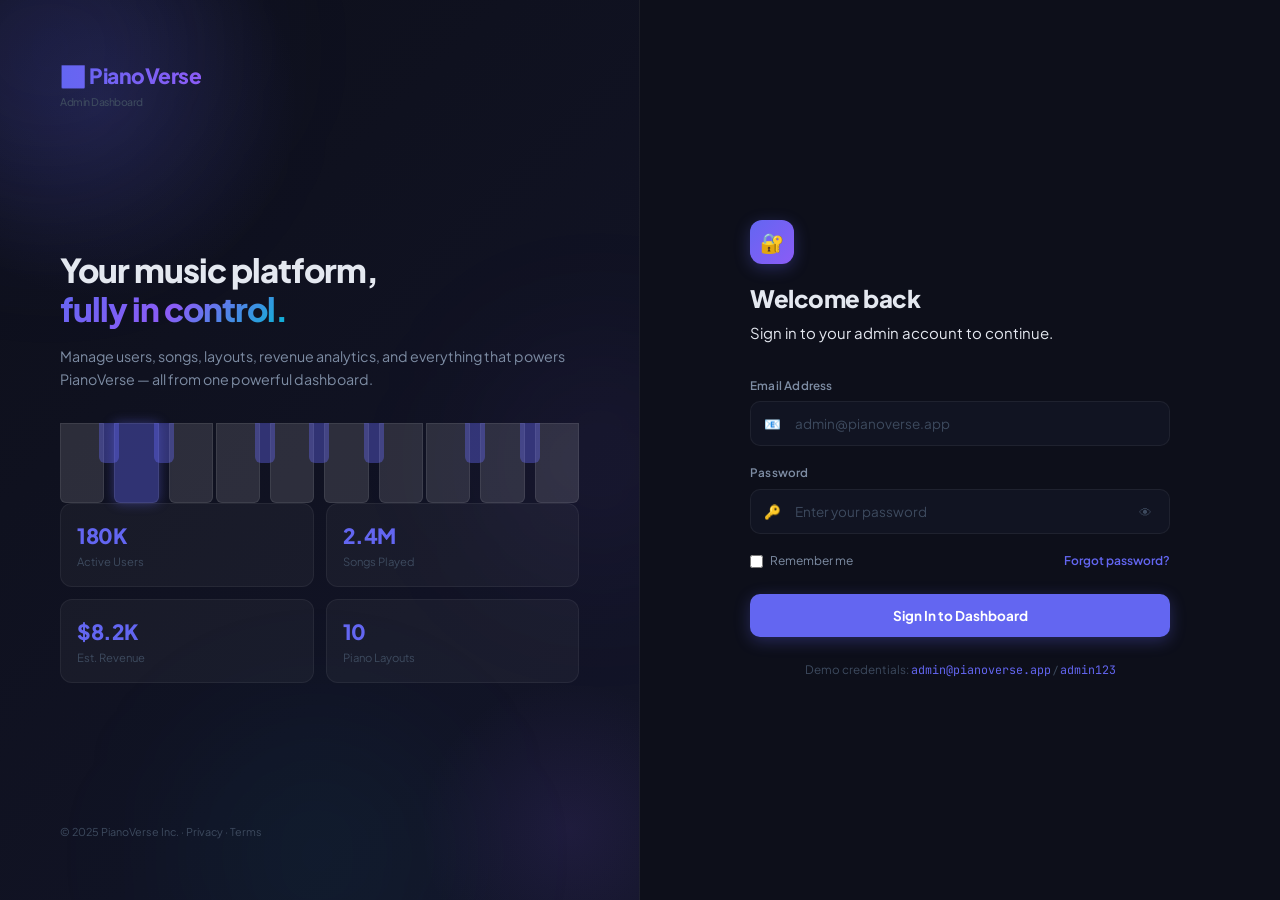
<file: admin-layouts.html>
<!DOCTYPE html>
<html lang="en">
<head>
  <meta charset="UTF-8">
  <meta name="viewport" content="width=device-width, initial-scale=1.0">
  <title>Layouts | PianoVerse Admin</title>
  <link rel="stylesheet" href="assets/css/admin.css">
  <style>
    .layout-item { background:var(--ad-card); border:1px solid var(--ad-border); border-radius:var(--ad-radius-lg); padding:20px; display:flex; align-items:center; gap:16px; margin-bottom:12px; transition:var(--ad-transition); }
    .layout-item:hover { border-color:var(--ad-border-hover); box-shadow:var(--ad-shadow); }
    .layout-item.dragging { opacity:0.5; border-style:dashed; }
    .layout-drag-handle { cursor:grab; color:var(--ad-text-muted); font-size:1.1rem; padding:4px; }
    .layout-drag-handle:active { cursor:grabbing; }
    .layout-swatch { width:60px; height:40px; border-radius:8px; flex-shrink:0; border:1px solid rgba(255,255,255,0.1); display:flex; align-items:flex-end; justify-content:center; padding:4px; gap:1px; overflow:hidden; }
    .swatch-key { border-radius:0 0 2px 2px; }
    .layout-info { flex:1; }
    .layout-name { font-weight:700; font-size:0.95rem; margin-bottom:2px; }
    .layout-meta { font-size:0.78rem; color:var(--ad-text-muted); }
    .layout-controls { display:flex; align-items:center; gap:10px; }
  </style>
</head>
<body>
<div class="sidebar-overlay" id="sidebarOverlay"></div>
<aside class="admin-sidebar" id="adminSidebar">
  <div class="sidebar-logo"><div class="logo-icon">🎹</div><span class="logo-text">Piano<span>Verse</span></span></div>
  <div class="sidebar-section">
    <ul class="sidebar-nav">
      <li><a href="admin-dashboard.html" class="nav-link"><span class="nav-icon">📊</span> Dashboard</a></li>
      <li><a href="admin-users.html" class="nav-link"><span class="nav-icon">👥</span> Users</a></li>
      <li><a href="admin-songs.html" class="nav-link"><span class="nav-icon">🎵</span> Songs</a></li>
      <li><a href="admin-layouts.html" class="nav-link active"><span class="nav-icon">🎹</span> Layouts</a></li>
      <li><a href="admin-ads.html" class="nav-link"><span class="nav-icon">📢</span> Ads</a></li>
      <li><a href="admin-seo.html" class="nav-link"><span class="nav-icon">🔍</span> SEO</a></li>
      <li><a href="admin-settings.html" class="nav-link"><span class="nav-icon">⚙️</span> Settings</a></li>
    </ul>
  </div>
  <div class="sidebar-footer">
    <div class="admin-user-badge"><div class="user-avatar" id="userAvatarSidebar">A</div><div class="user-info"><div class="user-name" id="userNameSidebar">Admin</div><div class="user-role">Super Admin</div></div></div>
    <a href="#" class="nav-link admin-logout-btn"><span class="nav-icon">🚪</span> Log Out</a>
  </div>
</aside>
<header class="admin-topbar">
  <button class="mobile-menu-btn" id="mobileMenuBtn">☰</button>
  <div><div class="topbar-title">Piano Layouts</div><div class="topbar-breadcrumb"><span>PianoVerse</span><span class="sep">›</span><span>Layouts</span></div></div>
  <div class="topbar-actions">
    <button class="topbar-icon-btn" id="themeToggleBtn">🌙</button>
    <a href="admin-dashboard.html" class="ad-btn ad-btn-secondary">← Dashboard</a>
  </div>
</header>
<main class="admin-content">
  <div class="page-header">
    <div class="page-header-left"><h1>Piano Layouts</h1><p>Manage, reorder, and configure all piano keyboard layouts</p></div>
    <div class="page-actions">
      <button class="ad-btn ad-btn-primary" onclick="openAddLayout()">+ Add Layout</button>
    </div>
  </div>

  <div class="ad-alert ad-alert-info" style="margin-bottom:20px;">
    <span>ℹ️</span> <span>Drag layouts to reorder them. Changes are saved instantly to the database.</span>
  </div>

  <div id="layoutsList"></div>
</main>

<!-- Add/Edit Layout Modal -->
<div class="ad-modal-overlay" id="layoutModal">
  <div class="ad-modal">
    <div class="ad-modal-header">
      <div class="ad-modal-title" id="layoutModalTitle">Add Layout</div>
      <button class="ad-modal-close" onclick="AdminUI.hideModal('layoutModal')">✕</button>
    </div>
    <div class="two-col">
      <div class="ad-form-group"><label class="ad-label">Layout Name</label><input type="text" class="ad-input" id="lName" placeholder="e.g. Galaxy Dark"></div>
      <div class="ad-form-group"><label class="ad-label">Key Count</label><input type="number" class="ad-input" id="lKeys" value="49" min="13" max="88"></div>
    </div>
    <div class="ad-form-group"><label class="ad-label">Theme Color (Hex)</label><input type="color" class="ad-input" id="lColor" value="#6366f1" style="height:42px;cursor:pointer;"></div>
    <div class="toggle-row">
      <div class="toggle-info"><h4>Premium Layout</h4><p>Require premium subscription to access</p></div>
      <label class="ad-toggle"><input type="checkbox" id="lPremium"><span class="toggle-slider"></span></label>
    </div>
    <div class="toggle-row">
      <div class="toggle-info"><h4>Enabled</h4><p>Show this layout to users</p></div>
      <label class="ad-toggle"><input type="checkbox" id="lEnabled" checked><span class="toggle-slider"></span></label>
    </div>
    <div style="display:flex;gap:8px;margin-top:20px;">
      <button class="ad-btn ad-btn-secondary" style="flex:1" onclick="AdminUI.hideModal('layoutModal')">Cancel</button>
      <button class="ad-btn ad-btn-primary" style="flex:1" onclick="saveLayout()">Save Layout</button>
    </div>
  </div>
</div>

<script src="assets/js/admin.js"></script>
<script>
const session = AdminAuth.requireAuth();
document.getElementById('userNameSidebar').textContent = session?.name || 'Admin';
document.getElementById('userAvatarSidebar').textContent = (session?.name || 'A')[0];
AdminUI.initSidebar();

let layouts = [];
let editingLayoutId = null;
let dragSrc = null;

function loadLayouts() {
  try {
    const settings = JSON.parse(localStorage.getItem('pv_settings') || '{}');
    layouts = settings.layouts || defaultLayouts();
  } catch { layouts = defaultLayouts(); }
  renderLayouts();
}

function defaultLayouts() {
  return [
    { id:1, name:'Classic 88', keys:88, enabled:true, premium:false, color:'#f8f9ff' },
    { id:2, name:'Mini 25', keys:25, enabled:true, premium:false, color:'#e0f0ff' },
    { id:3, name:'Neon Glow', keys:49, enabled:true, premium:true, color:'#00c8ff' },
    { id:4, name:'Vintage Jazz', keys:49, enabled:true, premium:false, color:'#f5deb3' },
    { id:5, name:'Dark Matter', keys:61, enabled:true, premium:true, color:'#2a2a3e' },
    { id:6, name:'Aurora', keys:37, enabled:true, premium:true, color:'#c4b5fd' },
    { id:7, name:'Glass', keys:49, enabled:true, premium:true, color:'rgba(200,230,255,0.6)' },
    { id:8, name:'Blues Scale', keys:13, enabled:true, premium:false, color:'#93c5fd' },
    { id:9, name:'Pentatonic', keys:11, enabled:true, premium:false, color:'#86efac' },
    { id:10, name:'Chromatic 37', keys:37, enabled:false, premium:true, color:'#fca5a5' },
  ];
}

function renderLayouts() {
  const container = document.getElementById('layoutsList');
  container.innerHTML = layouts.map((l, idx) => `
    <div class="layout-item" id="layout-${l.id}" draggable="true"
         ondragstart="dragStart(event, ${idx})" ondragover="dragOver(event)" ondrop="drop(event, ${idx})" ondragend="dragEnd()">
      <div class="layout-drag-handle" title="Drag to reorder">⠿</div>
      <div class="layout-swatch" style="background:${l.color}20;border-color:${l.color}40">
        ${[0,1,2,3,4,1,6].map(k => `<div class="swatch-key" style="width:${k===1?'7px':'10px'};height:${k===1?'60%':'100%'};background:${k===1?'#0a0a14':l.color};border-radius:0 0 2px 2px;border:1px solid rgba(0,0,0,0.15);"></div>`).join('')}
      </div>
      <div class="layout-info">
        <div class="layout-name">${l.name} ${l.premium ? '<span class="ad-tag ad-tag-yellow" style="margin-left:6px;">Premium</span>' : ''}</div>
        <div class="layout-meta">${l.keys} keys · ${l.enabled ? '✅ Enabled' : '🚫 Disabled'}</div>
      </div>
      <div class="layout-controls">
        <input type="color" value="${l.color.startsWith('rgba') ? '#6366f1' : l.color}" 
               onchange="changeColor(${l.id}, this.value)" 
               style="width:32px;height:32px;border:1px solid var(--ad-border);border-radius:8px;padding:2px;cursor:pointer;background:none;"
               title="Change color">
        <label class="ad-toggle" title="${l.enabled ? 'Disable' : 'Enable'}">
          <input type="checkbox" ${l.enabled ? 'checked' : ''} onchange="toggleLayout(${l.id}, this.checked)">
          <span class="toggle-slider"></span>
        </label>
        <button class="action-btn" onclick="editLayout(${l.id})" title="Edit">✏️</button>
        <button class="action-btn danger" onclick="deleteLayout(${l.id})" title="Delete">🗑</button>
      </div>
    </div>
  `).join('');
}

// Drag reorder
function dragStart(e, idx) { dragSrc = idx; e.target.classList.add('dragging'); }
function dragOver(e) { e.preventDefault(); }
function dragEnd() { document.querySelectorAll('.layout-item').forEach(el => el.classList.remove('dragging')); }
function drop(e, targetIdx) {
  e.preventDefault();
  if (dragSrc === null || dragSrc === targetIdx) return;
  const moved = layouts.splice(dragSrc, 1)[0];
  layouts.splice(targetIdx, 0, moved);
  saveLayouts();
  renderLayouts();
  AdminLogger.log('Layout reordered', moved.name, '🔀');
}

function toggleLayout(id, val) {
  const l = layouts.find(l => l.id === id);
  if (l) { l.enabled = val; saveLayouts(); AdminLogger.log(val ? 'Layout enabled' : 'Layout disabled', l.name, val ? '✅' : '🚫'); AdminToast.show(`Layout ${val ? 'enabled' : 'disabled'}: ${l.name}`, 'success'); }
}

function changeColor(id, color) {
  const l = layouts.find(l => l.id === id);
  if (l) { l.color = color; saveLayouts(); AdminLogger.log('Layout color changed', l.name, '🎨'); }
}

function openAddLayout() {
  editingLayoutId = null;
  document.getElementById('layoutModalTitle').textContent = 'Add Layout';
  document.getElementById('lName').value = '';
  document.getElementById('lKeys').value = '49';
  document.getElementById('lPremium').checked = false;
  document.getElementById('lEnabled').checked = true;
  AdminUI.showModal('layoutModal');
}

function editLayout(id) {
  const l = layouts.find(l => l.id === id);
  if (!l) return;
  editingLayoutId = id;
  document.getElementById('layoutModalTitle').textContent = 'Edit Layout';
  document.getElementById('lName').value = l.name;
  document.getElementById('lKeys').value = l.keys;
  document.getElementById('lPremium').checked = l.premium;
  document.getElementById('lEnabled').checked = l.enabled;
  AdminUI.showModal('layoutModal');
}

function saveLayout() {
  const name = document.getElementById('lName').value.trim();
  if (!name) { AdminToast.show('Layout name required', 'warning'); return; }
  if (editingLayoutId) {
    const l = layouts.find(l => l.id === editingLayoutId);
    if (l) { l.name = name; l.keys = parseInt(document.getElementById('lKeys').value); l.premium = document.getElementById('lPremium').checked; l.enabled = document.getElementById('lEnabled').checked; }
    AdminLogger.log('Layout edited', name, '✏️');
  } else {
    layouts.push({ id: Date.now(), name, keys: parseInt(document.getElementById('lKeys').value), enabled: document.getElementById('lEnabled').checked, premium: document.getElementById('lPremium').checked, color: document.getElementById('lColor').value });
    AdminLogger.log('Layout added', name, '➕');
  }
  saveLayouts();
  AdminUI.hideModal('layoutModal');
  renderLayouts();
  AdminToast.show('Layout saved!', 'success');
}

function deleteLayout(id) {
  if (!confirm('Delete this layout?')) return;
  const l = layouts.find(l => l.id === id);
  layouts = layouts.filter(l => l.id !== id);
  saveLayouts();
  renderLayouts();
  AdminLogger.log('Layout deleted', l?.name, '🗑');
  AdminToast.show('Layout deleted', 'success');
}

function saveLayouts() {
  const settings = JSON.parse(localStorage.getItem('pv_settings') || '{}');
  settings.layouts = layouts;
  localStorage.setItem('pv_settings', JSON.stringify(settings));
}

loadLayouts();
</script>
</body>
</html>
</file>
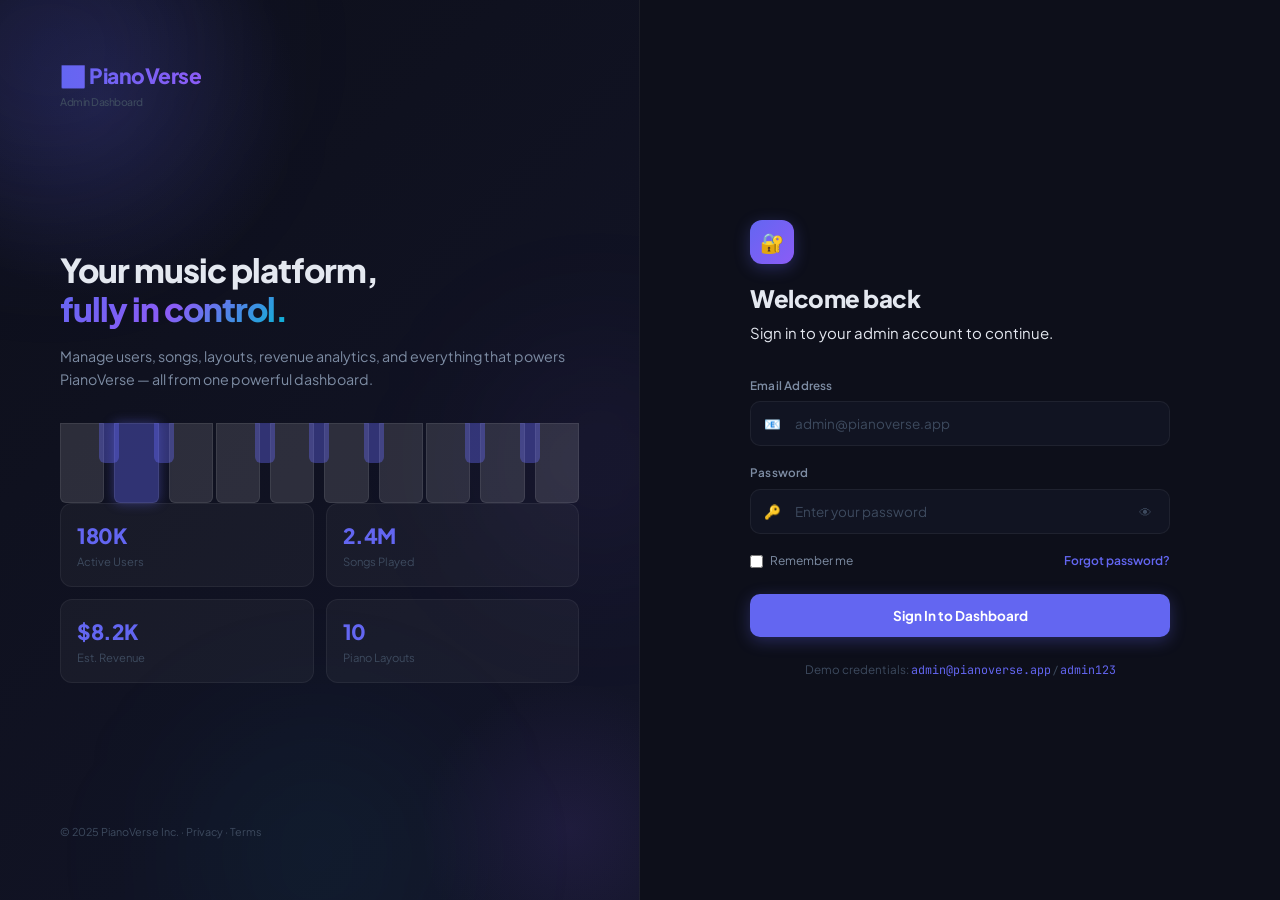
<file: admin-login.html>
<!DOCTYPE html>
<html lang="en">
<head>
  <meta charset="UTF-8">
  <meta name="viewport" content="width=device-width, initial-scale=1.0">
  <title>Admin Login | PianoVerse</title>
  <link rel="stylesheet" href="assets/css/admin.css">
  <link rel="icon" href="data:image/svg+xml,<svg xmlns='http://www.w3.org/2000/svg' viewBox='0 0 100 100'><text y='.9em' font-size='90'>🔐</text></svg>">
  <style>
    body { min-height: 100vh; }
    .animated-bg {
      position: absolute;
      inset: 0;
      overflow: hidden;
      pointer-events: none;
    }
    .orb {
      position: absolute;
      border-radius: 50%;
      filter: blur(80px);
      animation: float 8s ease-in-out infinite;
    }
    .orb-1 { width: 300px; height: 300px; background: rgba(99,102,241,0.12); top: -100px; left: -100px; animation-delay: 0s; }
    .orb-2 { width: 200px; height: 200px; background: rgba(139,92,246,0.08); top: 40%; right: -60px; animation-delay: -3s; }
    .orb-3 { width: 250px; height: 250px; background: rgba(6,182,212,0.06); bottom: -80px; left: 30%; animation-delay: -5s; }
    @keyframes float {
      0%, 100% { transform: translateY(0) scale(1); }
      33% { transform: translateY(-20px) scale(1.05); }
      66% { transform: translateY(10px) scale(0.98); }
    }
    .piano-visual {
      display: flex;
      gap: 3px;
      height: 80px;
      margin-top: 32px;
      position: relative;
    }
    .pv-key {
      border-radius: 0 0 6px 6px;
      transition: all 0.3s;
    }
    .pv-key.white {
      flex: 1;
      background: rgba(255,255,255,0.12);
      border: 1px solid rgba(255,255,255,0.08);
    }
    .pv-key.black {
      width: 20px;
      height: 50%;
      background: rgba(99,102,241,0.4);
      margin: 0 -8px;
      z-index: 2;
      flex-shrink: 0;
    }
    .pv-key.white.lit { background: rgba(99,102,241,0.4); box-shadow: 0 0 12px rgba(99,102,241,0.4); }
    .pv-key.black.lit { background: rgba(139,92,246,0.8); box-shadow: 0 0 12px rgba(139,92,246,0.5); }

    .forgot-view { display: none; }
    .forgot-view.active { display: block; }
    .login-view.hidden { display: none; }

    .strength-bar { height: 3px; border-radius: 2px; background: var(--ad-border); overflow: hidden; margin-top: 6px; }
    .strength-fill { height: 100%; border-radius: 2px; transition: width 0.3s, background 0.3s; width: 0%; }

    .otp-inputs { display: flex; gap: 10px; justify-content: center; margin: 20px 0; }
    .otp-input {
      width: 44px; height: 50px; border-radius: 10px; border: 1px solid var(--ad-border);
      background: var(--ad-card); color: var(--ad-text); font-size: 1.2rem;
      font-weight: 700; text-align: center; outline: none; font-family: var(--ad-mono);
      transition: var(--ad-transition);
    }
    .otp-input:focus { border-color: var(--ad-accent); box-shadow: 0 0 0 3px rgba(99,102,241,0.1); }
  </style>
</head>
<body>

<div class="login-page">
  <!-- Left Panel -->
  <div class="login-left">
    <div class="animated-bg">
      <div class="orb orb-1"></div>
      <div class="orb orb-2"></div>
      <div class="orb orb-3"></div>
    </div>

    <div class="login-left-logo" style="position:relative;z-index:1;">
      <span style="background:linear-gradient(90deg,#6366f1,#8b5cf6);-webkit-background-clip:text;-webkit-text-fill-color:transparent;">🎹 PianoVerse</span>
      <span style="font-size:0.7rem;font-weight:500;color:var(--ad-text-muted);display:block;margin-top:2px;-webkit-text-fill-color:var(--ad-text-muted);">Admin Dashboard</span>
    </div>

    <div class="login-left-content" style="position:relative;z-index:1;">
      <h2>Your music platform,<br><span style="background:linear-gradient(135deg,#6366f1,#8b5cf6,#06b6d4);-webkit-background-clip:text;-webkit-text-fill-color:transparent;">fully in control.</span></h2>
      <p>Manage users, songs, layouts, revenue analytics, and everything that powers PianoVerse — all from one powerful dashboard.</p>

      <div class="piano-visual" id="pianoVisual">
        <div class="pv-key white" id="pk0"></div>
        <div class="pv-key black"></div>
        <div class="pv-key white"></div>
        <div class="pv-key black"></div>
        <div class="pv-key white" id="pk2"></div>
        <div class="pv-key white"></div>
        <div class="pv-key black" id="pk3"></div>
        <div class="pv-key white"></div>
        <div class="pv-key black"></div>
        <div class="pv-key white"></div>
        <div class="pv-key black"></div>
        <div class="pv-key white" id="pk6"></div>
        <div class="pv-key white"></div>
        <div class="pv-key black"></div>
        <div class="pv-key white"></div>
        <div class="pv-key black" id="pk8"></div>
        <div class="pv-key white"></div>
      </div>

      <div class="login-stats">
        <div class="login-stat-box">
          <div class="login-stat-num">180K</div>
          <div class="login-stat-label">Active Users</div>
        </div>
        <div class="login-stat-box">
          <div class="login-stat-num">2.4M</div>
          <div class="login-stat-label">Songs Played</div>
        </div>
        <div class="login-stat-box">
          <div class="login-stat-num">$8.2K</div>
          <div class="login-stat-label">Est. Revenue</div>
        </div>
        <div class="login-stat-box">
          <div class="login-stat-num">10</div>
          <div class="login-stat-label">Piano Layouts</div>
        </div>
      </div>
    </div>

    <div style="position:relative;z-index:1;font-size:0.72rem;color:var(--ad-text-muted);">
      © 2025 PianoVerse Inc. · <a href="#" style="color:var(--ad-text-muted);">Privacy</a> · <a href="#" style="color:var(--ad-text-muted);">Terms</a>
    </div>
  </div>

  <!-- Right Panel -->
  <div class="login-right">
    <!-- Login Form -->
    <div class="login-box" id="loginView">
      <div style="margin-bottom: 32px;">
        <div style="width:44px;height:44px;background:linear-gradient(135deg,#6366f1,#8b5cf6);border-radius:12px;display:flex;align-items:center;justify-content:center;font-size:1.3rem;margin-bottom:16px;box-shadow:0 4px 16px rgba(99,102,241,0.3);">🔐</div>
        <h1>Welcome back</h1>
        <p>Sign in to your admin account to continue.</p>
      </div>

      <!-- Lock Notice -->
      <div class="lock-notice" id="lockNotice">
        🔒 Account temporarily locked after <span id="lockAttempts">5</span> failed attempts. Try again in <span id="lockTimer">5:00</span>.
      </div>

      <!-- Error Message -->
      <div id="loginError" style="display:none;background:var(--ad-red-light);border:1px solid rgba(244,63,94,0.25);border-radius:10px;padding:12px 16px;font-size:0.83rem;color:var(--ad-red);margin-bottom:16px;"></div>

      <div class="ad-form-group">
        <label class="ad-label">Email Address</label>
        <div class="login-input-wrap">
          <span class="input-icon">📧</span>
          <input type="email" class="login-input" id="loginEmail" placeholder="admin@pianoverse.app" autocomplete="email">
        </div>
      </div>

      <div class="ad-form-group">
        <label class="ad-label">Password</label>
        <div class="login-input-wrap">
          <span class="input-icon">🔑</span>
          <input type="password" class="login-input" id="loginPass" placeholder="Enter your password" autocomplete="current-password">
          <button class="password-toggle" id="togglePass" type="button" title="Show/Hide Password">👁</button>
        </div>
      </div>

      <div class="login-options">
        <label class="checkbox-row">
          <input type="checkbox" id="rememberMe"> Remember me
        </label>
        <a href="#" class="forgot-link" id="showForgot">Forgot password?</a>
      </div>

      <button class="login-btn" id="loginBtn">
        <span id="loginBtnText">Sign In to Dashboard</span>
      </button>

      <div style="text-align:center;margin-top:24px;font-size:0.78rem;color:var(--ad-text-muted);">
        Demo credentials: <code style="color:var(--ad-accent);font-family:var(--ad-mono);">admin@pianoverse.app</code> / <code style="color:var(--ad-accent);font-family:var(--ad-mono);">admin123</code>
      </div>

      <!-- Attempts Indicator -->
      <div id="attemptsWarn" style="display:none;text-align:center;margin-top:12px;font-size:0.78rem;color:var(--ad-yellow);">
        ⚠️ <span id="attemptsLeft">5</span> attempts remaining before lockout
      </div>
    </div>

    <!-- Forgot Password View -->
    <div class="login-box" id="forgotView" style="display:none;">
      <div style="margin-bottom:28px;">
        <button onclick="showLoginView()" style="background:none;border:none;color:var(--ad-text-secondary);cursor:pointer;font-size:0.85rem;margin-bottom:16px;display:flex;align-items:center;gap:6px;padding:0;font-family:var(--ad-font);">← Back to login</button>
        <div style="width:44px;height:44px;background:rgba(245,158,11,0.12);border:1px solid rgba(245,158,11,0.2);border-radius:12px;display:flex;align-items:center;justify-content:center;font-size:1.3rem;margin-bottom:16px;">📨</div>
        <h1>Reset Password</h1>
        <p>Enter your email and we'll send reset instructions.</p>
      </div>

      <div id="forgotStep1">
        <div class="ad-form-group">
          <label class="ad-label">Email Address</label>
          <div class="login-input-wrap">
            <span class="input-icon">📧</span>
            <input type="email" class="login-input" id="forgotEmail" placeholder="admin@pianoverse.app">
          </div>
        </div>
        <button class="login-btn" onclick="sendResetEmail()">Send Reset Link</button>
      </div>

      <div id="forgotStep2" style="display:none;text-align:center;">
        <div style="font-size:3rem;margin-bottom:16px;">✅</div>
        <h3 style="margin-bottom:8px;">Email Sent!</h3>
        <p style="color:var(--ad-text-secondary);font-size:0.875rem;">Check your inbox for the password reset link. It expires in 15 minutes.</p>
        <button class="login-btn" style="margin-top:24px;" onclick="showLoginView()">Back to Login</button>
      </div>
    </div>
  </div>
</div>

<script>
// ─── Constants ───────────────────────────────────
const MAX_ATTEMPTS = 5;
const LOCK_DURATION = 5 * 60 * 1000; // 5 minutes
const ADMIN_EMAIL = 'admin@pianoverse.app';
const ADMIN_PASS = 'admin123';
const ADMIN_TOKEN = 'pv_admin_authenticated';

let loginAttempts = parseInt(localStorage.getItem('pv_login_attempts') || '0');
let lockUntil = parseInt(localStorage.getItem('pv_lock_until') || '0');

// ─── Piano Key Animation ─────────────────────────
const pianoKeys = document.querySelectorAll('.pv-key');
const sequence = [0, 2, 4, 5, 7, 9, 11, 12];
let seqIdx = 0;
let lastLit = null;

setInterval(() => {
  if (lastLit) lastLit.classList.remove('lit');
  const key = pianoKeys[sequence[seqIdx % sequence.length]];
  if (key) { key.classList.add('lit'); lastLit = key; }
  seqIdx++;
}, 400);

// ─── Password Toggle ─────────────────────────────
document.getElementById('togglePass').addEventListener('click', () => {
  const input = document.getElementById('loginPass');
  const btn = document.getElementById('togglePass');
  if (input.type === 'password') {
    input.type = 'text';
    btn.textContent = '🙈';
  } else {
    input.type = 'password';
    btn.textContent = '👁';
  }
});

// ─── Lockout Check ───────────────────────────────
function checkLock() {
  if (lockUntil && Date.now() < lockUntil) {
    showLockNotice();
    return true;
  } else if (lockUntil && Date.now() >= lockUntil) {
    lockUntil = 0;
    loginAttempts = 0;
    localStorage.removeItem('pv_lock_until');
    localStorage.setItem('pv_login_attempts', '0');
  }
  return false;
}

function showLockNotice() {
  document.getElementById('lockNotice').classList.add('show');
  document.getElementById('loginBtn').disabled = true;
  document.getElementById('loginBtn').style.opacity = '0.5';
  updateLockTimer();
}

function updateLockTimer() {
  const remaining = Math.max(0, lockUntil - Date.now());
  if (remaining <= 0) {
    document.getElementById('lockNotice').classList.remove('show');
    document.getElementById('loginBtn').disabled = false;
    document.getElementById('loginBtn').style.opacity = '';
    lockUntil = 0;
    loginAttempts = 0;
    localStorage.removeItem('pv_lock_until');
    localStorage.setItem('pv_login_attempts', '0');
    return;
  }
  const m = Math.floor(remaining / 60000);
  const s = Math.floor((remaining % 60000) / 1000);
  document.getElementById('lockTimer').textContent = `${m}:${s.toString().padStart(2,'0')}`;
  setTimeout(updateLockTimer, 1000);
}

if (checkLock()) showLockNotice();

// ─── Login ───────────────────────────────────────
document.getElementById('loginBtn').addEventListener('click', attemptLogin);
document.getElementById('loginPass').addEventListener('keydown', (e) => {
  if (e.key === 'Enter') attemptLogin();
});
document.getElementById('loginEmail').addEventListener('keydown', (e) => {
  if (e.key === 'Enter') document.getElementById('loginPass').focus();
});

function attemptLogin() {
  if (checkLock()) return;

  const email = document.getElementById('loginEmail').value.trim();
  const pass = document.getElementById('loginPass').value;
  const btn = document.getElementById('loginBtn');
  const errEl = document.getElementById('loginError');

  if (!email || !pass) {
    showError('Please enter your email and password.');
    return;
  }

  // Loading state
  btn.classList.add('loading');
  document.getElementById('loginBtnText').textContent = 'Signing in...';
  btn.disabled = true;

  setTimeout(() => {
    btn.classList.remove('loading');
    btn.disabled = false;
    document.getElementById('loginBtnText').textContent = 'Sign In to Dashboard';

    if (email === ADMIN_EMAIL && pass === ADMIN_PASS) {
      // Success
      loginAttempts = 0;
      localStorage.setItem('pv_login_attempts', '0');
      
      const sessionData = {
        email,
        role: 'super_admin',
        name: 'Admin User',
        loginTime: Date.now(),
        remember: document.getElementById('rememberMe').checked,
      };
      
      sessionStorage.setItem(ADMIN_TOKEN, JSON.stringify(sessionData));
      if (document.getElementById('rememberMe').checked) {
        localStorage.setItem(ADMIN_TOKEN + '_persist', JSON.stringify(sessionData));
      }

      btn.style.background = 'var(--ad-green)';
      document.getElementById('loginBtnText').textContent = '✓ Success! Redirecting...';
      
      setTimeout(() => window.location.href = 'admin-dashboard.html', 800);
    } else {
      // Failed
      loginAttempts++;
      localStorage.setItem('pv_login_attempts', loginAttempts);

      if (loginAttempts >= MAX_ATTEMPTS) {
        lockUntil = Date.now() + LOCK_DURATION;
        localStorage.setItem('pv_lock_until', lockUntil);
        showLockNotice();
        errEl.style.display = 'none';
      } else {
        const left = MAX_ATTEMPTS - loginAttempts;
        showError(`Invalid credentials. ${left} attempt${left !== 1 ? 's' : ''} remaining.`);
        if (loginAttempts >= 3) {
          document.getElementById('attemptsWarn').style.display = 'block';
          document.getElementById('attemptsLeft').textContent = left;
        }
        // Shake animation
        document.querySelector('.login-box').style.animation = 'shake 0.4s ease';
        setTimeout(() => document.querySelector('.login-box').style.animation = '', 400);
      }
    }
  }, 1200);
}

function showError(msg) {
  const el = document.getElementById('loginError');
  el.textContent = '⚠️ ' + msg;
  el.style.display = 'block';
}

// ─── Forgot Password ─────────────────────────────
document.getElementById('showForgot').addEventListener('click', (e) => {
  e.preventDefault();
  document.getElementById('loginView').style.display = 'none';
  document.getElementById('forgotView').style.display = 'block';
});

function showLoginView() {
  document.getElementById('loginView').style.display = 'block';
  document.getElementById('forgotView').style.display = 'none';
  document.getElementById('forgotStep1').style.display = 'block';
  document.getElementById('forgotStep2').style.display = 'none';
}

function sendResetEmail() {
  const email = document.getElementById('forgotEmail').value.trim();
  if (!email) return;
  document.getElementById('forgotStep1').style.display = 'none';
  document.getElementById('forgotStep2').style.display = 'block';
}

// ─── Already Logged In? ──────────────────────────
const persist = localStorage.getItem(ADMIN_TOKEN + '_persist');
const session = sessionStorage.getItem(ADMIN_TOKEN);
if (persist || session) window.location.href = 'admin-dashboard.html';

// ─── Shake animation ─────────────────────────────
const style = document.createElement('style');
style.textContent = '@keyframes shake { 0%,100%{transform:translateX(0)} 25%{transform:translateX(-8px)} 75%{transform:translateX(8px)} }';
document.head.appendChild(style);
</script>
</body>
</html>
</file>
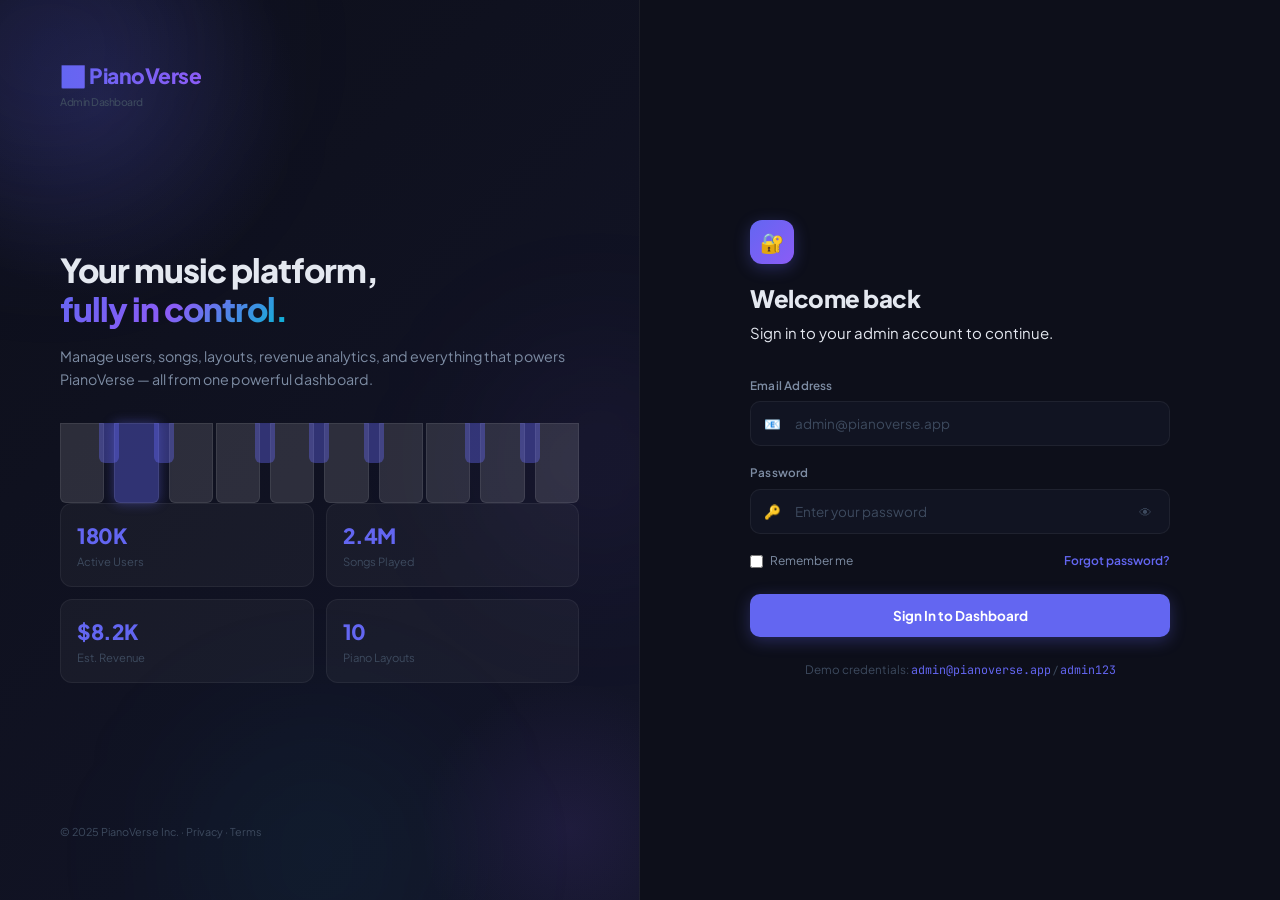
<file: admin-seo.html>
<!DOCTYPE html>
<html lang="en">
<head>
  <meta charset="UTF-8">
  <meta name="viewport" content="width=device-width, initial-scale=1.0">
  <title>SEO | PianoVerse Admin</title>
  <link rel="stylesheet" href="assets/css/admin.css">
  <style>
    .seo-preview-box { background:#fff; border-radius:12px; padding:20px 24px; font-family:Arial,sans-serif; margin:16px 0; border:1px solid var(--ad-border); }
    .seo-preview-url { font-size:0.8rem; color:#1a6c37; margin-bottom:3px; }
    .seo-preview-title { font-size:1.1rem; color:#1a0dab; margin-bottom:5px; cursor:pointer; }
    .seo-preview-title:hover { text-decoration:underline; }
    .seo-preview-desc { font-size:0.875rem; color:#4d5156; line-height:1.5; }
    .seo-score { width:64px; height:64px; border-radius:50%; display:flex; align-items:center; justify-content:center; font-size:1.2rem; font-weight:800; flex-shrink:0; }
    .keyword-chip { display:inline-flex; align-items:center; gap:6px; padding:4px 10px; background:var(--ad-accent-light); border:1px solid rgba(99,102,241,0.2); border-radius:50px; font-size:0.78rem; color:var(--ad-accent); margin:3px; cursor:default; }
    .keyword-chip button { background:none; border:none; color:var(--ad-accent); cursor:pointer; font-size:0.8rem; padding:0; opacity:0.6; }
    .keyword-chip button:hover { opacity:1; }
  </style>
</head>
<body>
<div class="sidebar-overlay" id="sidebarOverlay"></div>
<aside class="admin-sidebar" id="adminSidebar">
  <div class="sidebar-logo"><div class="logo-icon">🎹</div><span class="logo-text">Piano<span>Verse</span></span></div>
  <div class="sidebar-section">
    <ul class="sidebar-nav">
      <li><a href="admin-dashboard.html" class="nav-link"><span class="nav-icon">📊</span> Dashboard</a></li>
      <li><a href="admin-users.html" class="nav-link"><span class="nav-icon">👥</span> Users</a></li>
      <li><a href="admin-songs.html" class="nav-link"><span class="nav-icon">🎵</span> Songs</a></li>
      <li><a href="admin-layouts.html" class="nav-link"><span class="nav-icon">🎹</span> Layouts</a></li>
      <li><a href="admin-ads.html" class="nav-link"><span class="nav-icon">📢</span> Ads</a></li>
      <li><a href="admin-seo.html" class="nav-link active"><span class="nav-icon">🔍</span> SEO</a></li>
      <li><a href="admin-settings.html" class="nav-link"><span class="nav-icon">⚙️</span> Settings</a></li>
    </ul>
  </div>
  <div class="sidebar-footer">
    <div class="admin-user-badge"><div class="user-avatar" id="userAvatarSidebar">A</div><div class="user-info"><div class="user-name" id="userNameSidebar">Admin</div><div class="user-role">Super Admin</div></div></div>
    <a href="#" class="nav-link admin-logout-btn"><span class="nav-icon">🚪</span> Log Out</a>
  </div>
</aside>
<header class="admin-topbar">
  <button class="mobile-menu-btn" id="mobileMenuBtn">☰</button>
  <div><div class="topbar-title">SEO Panel</div><div class="topbar-breadcrumb"><span>PianoVerse</span><span class="sep">›</span><span>SEO</span></div></div>
  <div class="topbar-actions">
    <button class="topbar-icon-btn" id="themeToggleBtn">🌙</button>
    <a href="admin-dashboard.html" class="ad-btn ad-btn-secondary">← Dashboard</a>
  </div>
</header>
<main class="admin-content">
  <div class="page-header">
    <div class="page-header-left"><h1>SEO Panel</h1><p>Manage meta tags, keywords, sitemap & Open Graph</p></div>
    <div class="page-actions">
      <button class="ad-btn ad-btn-secondary" onclick="generateSitemap()">🗺 Generate Sitemap</button>
      <button class="ad-btn ad-btn-primary" onclick="saveSEO()">💾 Save SEO Settings</button>
    </div>
  </div>

  <!-- SEO Score -->
  <div class="chart-card" style="margin-bottom:24px;">
    <div style="display:flex;align-items:center;gap:24px;flex-wrap:wrap;">
      <div class="seo-score" style="background:rgba(16,185,129,0.12);color:var(--ad-green);border:3px solid var(--ad-green);">87</div>
      <div style="flex:1;">
        <div style="font-weight:700;font-size:1.1rem;margin-bottom:4px;">SEO Score: <span style="color:var(--ad-green);">Good</span></div>
        <div style="font-size:0.85rem;color:var(--ad-text-secondary);margin-bottom:12px;">Your site is well-optimized. Fix the remaining issues to reach 100.</div>
        <div style="display:flex;gap:16px;flex-wrap:wrap;">
          <div style="font-size:0.8rem;color:var(--ad-green);">✅ Title length (52 chars)</div>
          <div style="font-size:0.8rem;color:var(--ad-green);">✅ Meta description set</div>
          <div style="font-size:0.8rem;color:var(--ad-green);">✅ Open Graph tags</div>
          <div style="font-size:0.8rem;color:var(--ad-yellow);">⚠️ Missing alt on 3 images</div>
          <div style="font-size:0.8rem;color:var(--ad-yellow);">⚠️ No structured data (Schema.org)</div>
        </div>
      </div>
    </div>
  </div>

  <div class="two-col">
    <!-- Left: SEO Form -->
    <div>
      <div class="chart-card" style="margin-bottom:16px;">
        <div class="chart-title" style="margin-bottom:20px;">Homepage SEO</div>

        <div class="ad-form-group">
          <label class="ad-label">Page Title <span style="color:var(--ad-text-muted);font-weight:400;">(recommended: 50–60 chars)</span></label>
          <input type="text" class="ad-input" id="seoTitle" value="PianoVerse - Play Piano Online | 8+ Layouts" oninput="updatePreview(); updateCharCount('seoTitle','titleCount',60)">
          <div style="text-align:right;font-size:0.72rem;color:var(--ad-text-muted);margin-top:4px;"><span id="titleCount">43</span>/60 chars</div>
          <div class="progress-bar" style="margin-top:4px;"><div class="progress-fill" id="titleBar" style="width:72%;background:var(--ad-green);"></div></div>
        </div>

        <div class="ad-form-group">
          <label class="ad-label">Meta Description <span style="color:var(--ad-text-muted);font-weight:400;">(recommended: 120–160 chars)</span></label>
          <textarea class="ad-input" id="seoDesc" rows="3" oninput="updatePreview(); updateCharCount('seoDesc','descCount',160)">Play piano online with stunning themes, 8+ layouts, and 200+ songs. Free browser piano for PC & mobile — no download required.</textarea>
          <div style="text-align:right;font-size:0.72rem;color:var(--ad-text-muted);margin-top:4px;"><span id="descCount">124</span>/160 chars</div>
          <div class="progress-bar" style="margin-top:4px;"><div class="progress-fill" id="descBar" style="width:78%;background:var(--ad-green);"></div></div>
        </div>

        <div class="ad-form-group">
          <label class="ad-label">Canonical URL</label>
          <input type="url" class="ad-input" id="seoCanonical" value="https://pianoverse.app/">
        </div>
      </div>

      <div class="chart-card" style="margin-bottom:16px;">
        <div class="chart-title" style="margin-bottom:20px;">Keywords</div>
        <div class="ad-form-group">
          <label class="ad-label">Add Keyword</label>
          <div style="display:flex;gap:8px;">
            <input type="text" class="ad-input" id="keywordInput" placeholder="e.g. piano online" onkeydown="if(event.key==='Enter'){addKeyword();event.preventDefault();}">
            <button class="ad-btn ad-btn-primary" onclick="addKeyword()">Add</button>
          </div>
        </div>
        <div id="keywordChips" style="margin-top:8px;"></div>
      </div>

      <div class="chart-card">
        <div class="chart-title" style="margin-bottom:20px;">Open Graph (Social Preview)</div>
        <div class="ad-form-group"><label class="ad-label">OG Title</label><input type="text" class="ad-input" id="ogTitle" value="PianoVerse — Play Piano Online Free"></div>
        <div class="ad-form-group"><label class="ad-label">OG Description</label><textarea class="ad-input" id="ogDesc" rows="2">The most beautiful browser piano. 10 themes, 200+ songs, record & share.</textarea></div>
        <div class="ad-form-group"><label class="ad-label">OG Image URL</label><input type="url" class="ad-input" id="ogImage" value="https://pianoverse.app/assets/og-image.jpg"></div>
        <div class="ad-form-group"><label class="ad-label">Twitter Card Type</label>
          <select class="ad-input" id="twitterCard"><option value="summary_large_image">summary_large_image</option><option value="summary">summary</option><option value="app">app</option></select>
        </div>
      </div>
    </div>

    <!-- Right: Preview & More -->
    <div>
      <div class="chart-card" style="margin-bottom:16px;">
        <div class="chart-title" style="margin-bottom:12px;">🔍 Google Search Preview</div>
        <div class="seo-preview-box">
          <div class="seo-preview-url">pianoverse.app › play</div>
          <div class="seo-preview-title" id="previewTitle">PianoVerse - Play Piano Online | 8+ Layouts</div>
          <div class="seo-preview-desc" id="previewDesc">Play piano online with stunning themes, 8+ layouts, and 200+ songs. Free browser piano for PC & mobile — no download required.</div>
        </div>
        <div style="font-size:0.75rem;color:var(--ad-text-muted);margin-top:8px;">Preview updates as you type above ↑</div>
      </div>

      <div class="chart-card" style="margin-bottom:16px;">
        <div class="chart-title" style="margin-bottom:16px;">📊 SEO Checklist</div>
        <div id="seoChecklist"></div>
      </div>

      <div class="chart-card" style="margin-bottom:16px;">
        <div class="chart-title" style="margin-bottom:16px;">🗺 Sitemap</div>
        <p style="font-size:0.85rem;color:var(--ad-text-secondary);margin-bottom:16px;">Auto-generate your XML sitemap for submission to Google Search Console.</p>
        <div style="background:var(--ad-bg);border:1px solid var(--ad-border);border-radius:8px;padding:12px;font-family:var(--ad-mono);font-size:0.75rem;color:var(--ad-text-secondary);margin-bottom:12px;max-height:120px;overflow-y:auto;" id="sitemapPreview"></div>
        <div style="display:flex;gap:8px;">
          <button class="ad-btn ad-btn-secondary" style="flex:1" onclick="generateSitemap()">🔄 Generate</button>
          <button class="ad-btn ad-btn-primary" style="flex:1" onclick="downloadSitemap()">⬇️ Download XML</button>
        </div>
      </div>

      <div class="chart-card">
        <div class="chart-title" style="margin-bottom:16px;">🤖 Robots.txt</div>
        <textarea class="ad-input" id="robotsTxt" rows="8" style="font-family:var(--ad-mono);font-size:0.8rem;">User-agent: *
Allow: /
Disallow: /admin-
Disallow: /admin-login.html
Disallow: /admin-dashboard.html

Sitemap: https://pianoverse.app/sitemap.xml</textarea>
        <button class="ad-btn ad-btn-primary" style="margin-top:12px;" onclick="saveRobots()">💾 Save Robots.txt</button>
      </div>
    </div>
  </div>
</main>

<script src="assets/js/admin.js"></script>
<script>
const session = AdminAuth.requireAuth();
document.getElementById('userNameSidebar').textContent = session?.name || 'Admin';
document.getElementById('userAvatarSidebar').textContent = (session?.name || 'A')[0];
AdminUI.initSidebar();

let keywords = ['piano online','play piano','learn piano','browser piano','piano app','keyboard piano','free piano','piano lessons'];

function renderKeywords() {
  document.getElementById('keywordChips').innerHTML = keywords.map((k, i) => `
    <span class="keyword-chip">${k}<button onclick="removeKeyword(${i})">✕</button></span>
  `).join('');
}

function addKeyword() {
  const val = document.getElementById('keywordInput').value.trim().toLowerCase();
  if (val && !keywords.includes(val)) {
    keywords.push(val);
    renderKeywords();
    AdminToast.show(`Keyword added: "${val}"`, 'success');
  }
  document.getElementById('keywordInput').value = '';
}

function removeKeyword(i) {
  keywords.splice(i, 1);
  renderKeywords();
}

function updatePreview() {
  const title = document.getElementById('seoTitle').value;
  const desc = document.getElementById('seoDesc').value;
  document.getElementById('previewTitle').textContent = title.slice(0, 70);
  document.getElementById('previewDesc').textContent = desc.slice(0, 160);
  updateSEOChecklist(title, desc);
}

function updateCharCount(inputId, countId, max) {
  const len = document.getElementById(inputId).value.length;
  const el = document.getElementById(countId);
  el.textContent = len;
  el.style.color = len > max ? 'var(--ad-red)' : len > max * 0.8 ? 'var(--ad-yellow)' : 'var(--ad-text-muted)';
  const barId = inputId === 'seoTitle' ? 'titleBar' : 'descBar';
  const bar = document.getElementById(barId);
  if (bar) {
    const pct = Math.min(100, (len / max) * 100);
    bar.style.width = pct + '%';
    bar.style.background = pct > 100 ? 'var(--ad-red)' : pct > 80 ? 'var(--ad-green)' : 'var(--ad-yellow)';
  }
}

function updateSEOChecklist(title, desc) {
  const checks = [
    { label: 'Title length (50–60 chars)', ok: title.length >= 50 && title.length <= 60, warn: title.length > 0, msg: `${title.length} chars` },
    { label: 'Meta description (120–160 chars)', ok: desc.length >= 120 && desc.length <= 160, warn: desc.length > 0, msg: `${desc.length} chars` },
    { label: 'Keywords defined', ok: keywords.length >= 5, warn: keywords.length > 0, msg: `${keywords.length} keywords` },
    { label: 'Canonical URL set', ok: !!document.getElementById('seoCanonical').value, warn: false, msg: '' },
    { label: 'OG Title defined', ok: !!document.getElementById('ogTitle').value, warn: false, msg: '' },
    { label: 'OG Image URL set', ok: !!document.getElementById('ogImage').value, warn: false, msg: '' },
  ];
  document.getElementById('seoChecklist').innerHTML = checks.map(c => `
    <div style="display:flex;align-items:center;gap:10px;padding:10px 0;border-bottom:1px solid var(--ad-border);">
      <span style="font-size:1rem;">${c.ok ? '✅' : c.warn ? '⚠️' : '❌'}</span>
      <span style="font-size:0.83rem;flex:1;">${c.label}</span>
      ${c.msg ? `<span style="font-size:0.75rem;color:var(--ad-text-muted);">${c.msg}</span>` : ''}
    </div>
  `).join('');
}

function generateSitemap() {
  const pages = [
    { url: 'https://pianoverse.app/', priority: '1.0', freq: 'daily' },
    { url: 'https://pianoverse.app/play.html', priority: '0.9', freq: 'weekly' },
    { url: 'https://pianoverse.app/songs.html', priority: '0.8', freq: 'daily' },
    { url: 'https://pianoverse.app/learn.html', priority: '0.8', freq: 'weekly' },
    { url: 'https://pianoverse.app/themes.html', priority: '0.7', freq: 'monthly' },
    { url: 'https://pianoverse.app/download.html', priority: '0.6', freq: 'monthly' },
  ];
  const today = new Date().toISOString().split('T')[0];
  const xml = `<?xml version="1.0" encoding="UTF-8"?>
<urlset xmlns="http://www.sitemaps.org/schemas/sitemap/0.9">
${pages.map(p => `  <url>
    <loc>${p.url}</loc>
    <lastmod>${today}</lastmod>
    <changefreq>${p.freq}</changefreq>
    <priority>${p.priority}</priority>
  </url>`).join('\n')}
</urlset>`;
  document.getElementById('sitemapPreview').textContent = xml;
  AdminToast.show('Sitemap generated!', 'success');
  AdminLogger.log('Sitemap generated', `${pages.length} URLs`, '🗺');
}

function downloadSitemap() {
  const content = document.getElementById('sitemapPreview').textContent;
  if (!content) { generateSitemap(); return; }
  const blob = new Blob([content], { type: 'application/xml' });
  const url = URL.createObjectURL(blob);
  const a = document.createElement('a');
  a.href = url; a.download = 'sitemap.xml'; a.click();
  URL.revokeObjectURL(url);
  AdminToast.show('sitemap.xml downloaded!', 'success');
}

function saveRobots() {
  AdminLogger.log('Robots.txt saved', 'Robots.txt configuration updated', '🤖');
  AdminToast.show('Robots.txt saved!', 'success');
}

function saveSEO() {
  const s = JSON.parse(localStorage.getItem('pv_settings') || '{}');
  s.seoTitle = document.getElementById('seoTitle').value;
  s.seoDesc = document.getElementById('seoDesc').value;
  s.seoKeywords = keywords;
  s.ogTitle = document.getElementById('ogTitle').value;
  s.ogDesc = document.getElementById('ogDesc').value;
  s.ogImage = document.getElementById('ogImage').value;
  localStorage.setItem('pv_settings', JSON.stringify(s));
  AdminLogger.log('SEO settings saved', s.seoTitle, '🔍');
  AdminToast.show('SEO settings saved!', 'success');
}

// Init
renderKeywords();
updatePreview();
generateSitemap();
updateCharCount('seoTitle', 'titleCount', 60);
updateCharCount('seoDesc', 'descCount', 160);
</script>
</body>
</html>
</file>
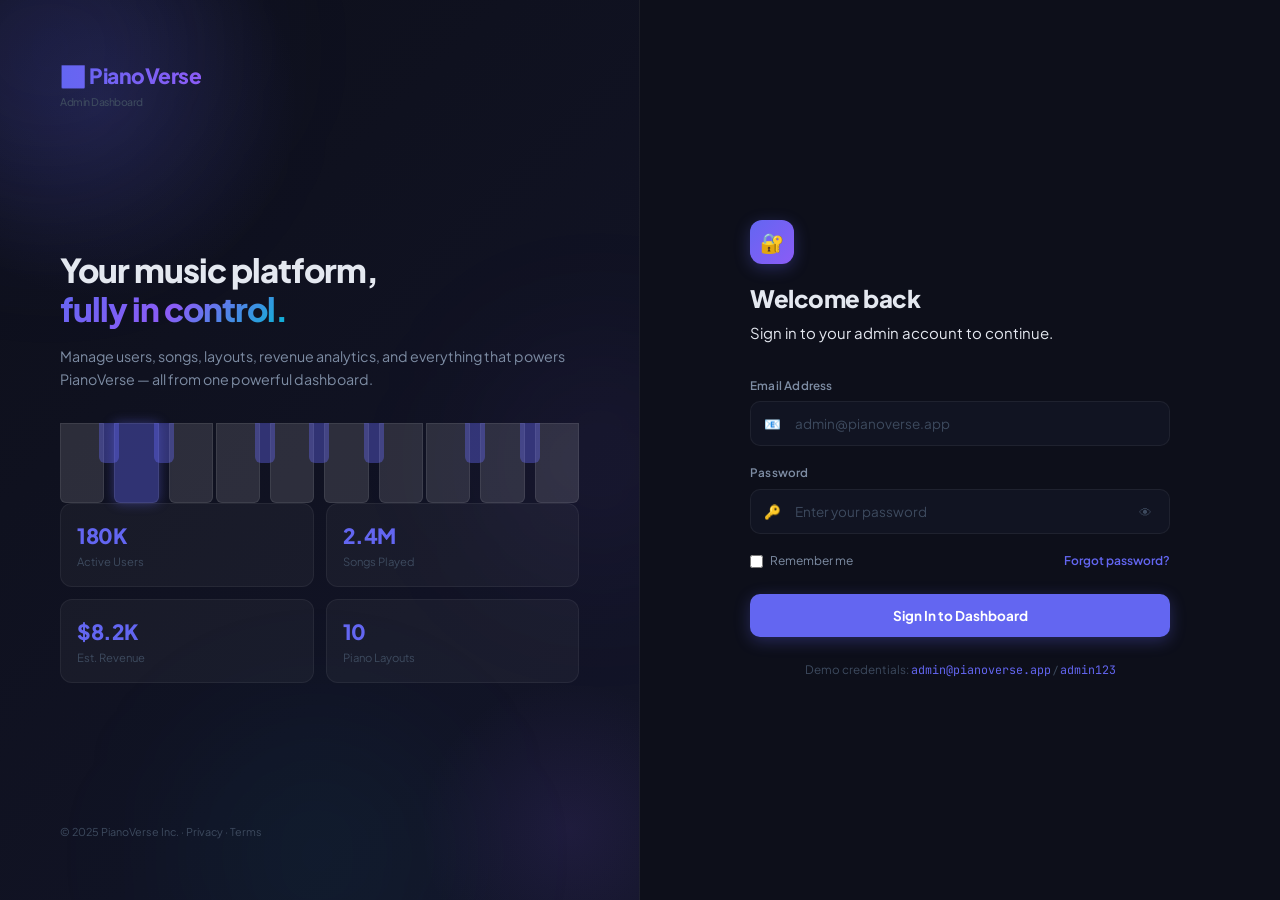
<file: admin-settings.html>
<!DOCTYPE html>
<html lang="en">
<head>
  <meta charset="UTF-8">
  <meta name="viewport" content="width=device-width, initial-scale=1.0">
  <title>Settings | PianoVerse Admin</title>
  <link rel="stylesheet" href="assets/css/admin.css">
</head>
<body>
<div class="sidebar-overlay" id="sidebarOverlay"></div>
<aside class="admin-sidebar" id="adminSidebar">
  <div class="sidebar-logo"><div class="logo-icon">🎹</div><span class="logo-text">Piano<span>Verse</span></span></div>
  <div class="sidebar-section">
    <ul class="sidebar-nav">
      <li><a href="admin-dashboard.html" class="nav-link"><span class="nav-icon">📊</span> Dashboard</a></li>
      <li><a href="admin-users.html" class="nav-link"><span class="nav-icon">👥</span> Users</a></li>
      <li><a href="admin-songs.html" class="nav-link"><span class="nav-icon">🎵</span> Songs</a></li>
      <li><a href="admin-layouts.html" class="nav-link"><span class="nav-icon">🎹</span> Layouts</a></li>
      <li><a href="admin-ads.html" class="nav-link"><span class="nav-icon">📢</span> Ads</a></li>
      <li><a href="admin-seo.html" class="nav-link"><span class="nav-icon">🔍</span> SEO</a></li>
      <li><a href="admin-settings.html" class="nav-link active"><span class="nav-icon">⚙️</span> Settings</a></li>
    </ul>
  </div>
  <div class="sidebar-footer">
    <div class="admin-user-badge"><div class="user-avatar" id="userAvatarSidebar">A</div><div class="user-info"><div class="user-name" id="userNameSidebar">Admin</div><div class="user-role">Super Admin</div></div></div>
    <a href="#" class="nav-link admin-logout-btn"><span class="nav-icon">🚪</span> Log Out</a>
  </div>
</aside>
<header class="admin-topbar">
  <button class="mobile-menu-btn" id="mobileMenuBtn">☰</button>
  <div><div class="topbar-title">Settings</div><div class="topbar-breadcrumb"><span>PianoVerse</span><span class="sep">›</span><span>Settings</span></div></div>
  <div class="topbar-actions">
    <button class="topbar-icon-btn" id="themeToggleBtn">🌙</button>
    <a href="admin-dashboard.html" class="ad-btn ad-btn-secondary">← Dashboard</a>
  </div>
</header>
<main class="admin-content">
  <div class="page-header">
    <div class="page-header-left"><h1>Settings</h1><p>General, security, staff accounts, backup & restore</p></div>
  </div>

  <div class="tab-nav" style="margin-bottom:24px;">
    <button class="tab-btn active" onclick="switchTab('general',this)">⚙️ General</button>
    <button class="tab-btn" onclick="switchTab('security',this)">🔒 Security</button>
    <button class="tab-btn" onclick="switchTab('staff',this)">👤 Staff Accounts</button>
    <button class="tab-btn" onclick="switchTab('session',this)">📡 Session Monitor</button>
    <button class="tab-btn" onclick="switchTab('backup',this)">💾 Backup & Restore</button>
    <button class="tab-btn" onclick="switchTab('updates',this)">🔔 Updates</button>
  </div>

  <!-- GENERAL -->
  <div id="tab-general">
    <div class="two-col">
      <div class="chart-card" style="margin-bottom:16px;">
        <div class="chart-title" style="margin-bottom:20px;">Site Information</div>
        <div class="ad-form-group"><label class="ad-label">Site Name</label><input type="text" class="ad-input" id="siteName" value="PianoVerse"></div>
        <div class="ad-form-group"><label class="ad-label">Site URL</label><input type="url" class="ad-input" id="siteUrl" value="https://pianoverse.app"></div>
        <div class="ad-form-group"><label class="ad-label">Support Email</label><input type="email" class="ad-input" id="supportEmail" value="support@pianoverse.app"></div>
        <div class="ad-form-group"><label class="ad-label">Default Language</label>
          <select class="ad-input" id="language"><option value="en">English</option><option value="es">Spanish</option><option value="fr">French</option><option value="de">German</option><option value="ja">Japanese</option></select>
        </div>
        <div class="ad-form-group"><label class="ad-label">Timezone</label>
          <select class="ad-input" id="timezone"><option>UTC</option><option>America/New_York</option><option>America/Los_Angeles</option><option>Europe/London</option><option>Asia/Tokyo</option></select>
        </div>
        <button class="ad-btn ad-btn-primary" onclick="saveGeneral()" style="margin-top:8px;">💾 Save General Settings</button>
      </div>

      <div>
        <div class="chart-card" style="margin-bottom:16px;">
          <div class="chart-title" style="margin-bottom:20px;">Feature Flags</div>
          <div class="toggle-row"><div class="toggle-info"><h4>Maintenance Mode</h4><p>Show maintenance page to all visitors</p></div><label class="ad-toggle"><input type="checkbox" id="maintenanceMode"><span class="toggle-slider"></span></label></div>
          <div class="toggle-row"><div class="toggle-info"><h4>Enable Challenges</h4><p>Allow users to join piano challenges</p></div><label class="ad-toggle"><input type="checkbox" id="challengesEnabled" checked><span class="toggle-slider"></span></label></div>
          <div class="toggle-row"><div class="toggle-info"><h4>User Registrations</h4><p>Allow new user sign-ups</p></div><label class="ad-toggle"><input type="checkbox" id="registrationsOpen" checked><span class="toggle-slider"></span></label></div>
          <div class="toggle-row"><div class="toggle-info"><h4>PWA Install Prompt</h4><p>Show install banner to eligible users</p></div><label class="ad-toggle"><input type="checkbox" id="pwaPrompt" checked><span class="toggle-slider"></span></label></div>
          <div class="toggle-row"><div class="toggle-info"><h4>Analytics Tracking</h4><p>Enable user behaviour tracking</p></div><label class="ad-toggle"><input type="checkbox" id="analyticsEnabled" checked><span class="toggle-slider"></span></label></div>
          <button class="ad-btn ad-btn-primary" onclick="saveFeatures()" style="margin-top:16px;width:100%;">💾 Save Feature Flags</button>
        </div>

        <div class="chart-card">
          <div class="chart-title" style="margin-bottom:20px;">Admin Credentials</div>
          <div class="ad-form-group"><label class="ad-label">Admin Email</label><input type="email" class="ad-input" id="adminEmail" value="admin@pianoverse.app"></div>
          <div class="ad-form-group"><label class="ad-label">New Password</label><input type="password" class="ad-input" id="newPass" placeholder="Leave blank to keep current"></div>
          <div class="ad-form-group"><label class="ad-label">Confirm Password</label><input type="password" class="ad-input" id="confirmPass" placeholder="Repeat new password"></div>
          <button class="ad-btn ad-btn-primary" onclick="changePassword()" style="width:100%;">🔑 Update Credentials</button>
        </div>
      </div>
    </div>
  </div>

  <!-- SECURITY -->
  <div id="tab-security" style="display:none;">
    <div class="two-col">
      <div class="chart-card">
        <div class="chart-title" style="margin-bottom:20px;">Login Security</div>
        <div class="ad-form-group"><label class="ad-label">Max Login Attempts Before Lockout</label><input type="number" class="ad-input" id="maxAttempts" value="5" min="1" max="20"></div>
        <div class="ad-form-group"><label class="ad-label">Lockout Duration (minutes)</label><input type="number" class="ad-input" id="lockoutDuration" value="5" min="1" max="60"></div>
        <div class="ad-form-group"><label class="ad-label">Session Timeout (minutes of inactivity)</label><input type="number" class="ad-input" id="sessionTimeout" value="30" min="5" max="480"></div>
        <div class="toggle-row"><div class="toggle-info"><h4>Two-Factor Authentication (Mock)</h4><p>Require 2FA for admin logins</p></div><label class="ad-toggle"><input type="checkbox" id="twoFactor"><span class="toggle-slider"></span></label></div>
        <div class="toggle-row"><div class="toggle-info"><h4>Log All Admin Actions</h4><p>Record every action in activity log</p></div><label class="ad-toggle"><input type="checkbox" id="logActions" checked><span class="toggle-slider"></span></label></div>
        <div class="toggle-row"><div class="toggle-info"><h4>IP Whitelist Mode</h4><p>Only allow admin access from whitelisted IPs</p></div><label class="ad-toggle"><input type="checkbox" id="ipWhitelist"><span class="toggle-slider"></span></label></div>
        <div class="ad-form-group" style="margin-top:16px;"><label class="ad-label">Whitelisted IPs (comma-separated)</label><textarea class="ad-input" id="whitelistIps" placeholder="e.g. 192.168.1.1, 10.0.0.0/24" rows="3" disabled></textarea></div>
        <button class="ad-btn ad-btn-primary" onclick="saveSecurity()" style="margin-top:8px;width:100%;">🔒 Save Security Settings</button>
      </div>

      <div>
        <div class="chart-card" style="margin-bottom:16px;">
          <div class="chart-title" style="margin-bottom:16px;">Security Status</div>
          <div style="display:flex;flex-direction:column;gap:10px;">
            <div style="display:flex;justify-content:space-between;align-items:center;padding:10px;background:var(--ad-green-light);border:1px solid rgba(16,185,129,0.2);border-radius:8px;">
              <span style="font-size:0.85rem;">✅ HTTPS Enabled</span><span class="ad-tag ad-tag-green">Secure</span>
            </div>
            <div style="display:flex;justify-content:space-between;align-items:center;padding:10px;background:var(--ad-green-light);border:1px solid rgba(16,185,129,0.2);border-radius:8px;">
              <span style="font-size:0.85rem;">✅ Admin Route Guard Active</span><span class="ad-tag ad-tag-green">Secure</span>
            </div>
            <div style="display:flex;justify-content:space-between;align-items:center;padding:10px;background:var(--ad-yellow-light);border:1px solid rgba(245,158,11,0.2);border-radius:8px;">
              <span style="font-size:0.85rem;">⚠️ 2FA Not Configured</span><span class="ad-tag ad-tag-yellow">Warn</span>
            </div>
            <div style="display:flex;justify-content:space-between;align-items:center;padding:10px;background:var(--ad-green-light);border:1px solid rgba(16,185,129,0.2);border-radius:8px;">
              <span style="font-size:0.85rem;">✅ Session Timeout: 30 min</span><span class="ad-tag ad-tag-green">Configured</span>
            </div>
            <div style="display:flex;justify-content:space-between;align-items:center;padding:10px;background:var(--ad-green-light);border:1px solid rgba(16,185,129,0.2);border-radius:8px;">
              <span style="font-size:0.85rem;">✅ Login Lockout: 5 attempts</span><span class="ad-tag ad-tag-green">Active</span>
            </div>
          </div>
        </div>

        <div class="chart-card">
          <div class="chart-title" style="margin-bottom:16px;">Recent Failed Logins</div>
          <div id="failedLogins">
            <div style="font-size:0.83rem;color:var(--ad-text-secondary);padding:8px 0;border-bottom:1px solid var(--ad-border);">No failed login attempts recorded.</div>
          </div>
        </div>
      </div>
    </div>
  </div>

  <!-- STAFF -->
  <div id="tab-staff" style="display:none;">
    <div class="page-header" style="margin-bottom:24px;">
      <div></div>
      <button class="ad-btn ad-btn-primary" onclick="openAddStaff()">+ Add Staff Account</button>
    </div>

    <div class="table-card">
      <div class="table-header"><div class="table-title">Staff Accounts</div></div>
      <table class="data-table">
        <thead><tr><th>Name</th><th>Email</th><th>Role</th><th>Status</th><th>Last Login</th><th>Actions</th></tr></thead>
        <tbody id="staffTbody"></tbody>
      </table>
    </div>

    <!-- Role Permissions -->
    <div class="chart-card" style="margin-top:16px;">
      <div class="chart-title" style="margin-bottom:16px;">Role Permissions Matrix</div>
      <table class="data-table">
        <thead><tr><th>Permission</th><th>Super Admin</th><th>Editor</th><th>Moderator</th><th>Analyst</th></tr></thead>
        <tbody>
          <tr><td>Manage Users</td><td>✅</td><td>❌</td><td>✅</td><td>❌</td></tr>
          <tr><td>Manage Songs</td><td>✅</td><td>✅</td><td>❌</td><td>❌</td></tr>
          <tr><td>Manage Layouts</td><td>✅</td><td>✅</td><td>❌</td><td>❌</td></tr>
          <tr><td>Manage Ads</td><td>✅</td><td>❌</td><td>❌</td><td>❌</td></tr>
          <tr><td>View Analytics</td><td>✅</td><td>✅</td><td>✅</td><td>✅</td></tr>
          <tr><td>Revenue Panel</td><td>✅</td><td>❌</td><td>❌</td><td>✅</td></tr>
          <tr><td>SEO Settings</td><td>✅</td><td>✅</td><td>❌</td><td>❌</td></tr>
          <tr><td>System Settings</td><td>✅</td><td>❌</td><td>❌</td><td>❌</td></tr>
        </tbody>
      </table>
    </div>
  </div>

  <!-- SESSION MONITOR -->
  <div id="tab-session" style="display:none;">
    <div class="two-col">
      <div class="chart-card">
        <div class="chart-title" style="margin-bottom:20px;">📡 Current Session</div>
        <div id="sessionInfo" style="display:flex;flex-direction:column;gap:12px;"></div>
      </div>
      <div class="chart-card">
        <div class="chart-title" style="margin-bottom:20px;">Active Sessions (Mock)</div>
        <table class="data-table">
          <thead><tr><th>User</th><th>IP</th><th>Browser</th><th>Duration</th><th>Action</th></tr></thead>
          <tbody>
            <tr><td><strong>Admin (You)</strong></td><td>127.0.0.1</td><td>Chrome</td><td id="yourDuration">—</td><td><span class="ad-tag ad-tag-green">Active</span></td></tr>
            <tr><td>Editor Sam</td><td>192.168.1.14</td><td>Firefox</td><td>12m 34s</td><td><button class="ad-btn ad-btn-danger" style="padding:4px 10px;font-size:0.75rem;" onclick="AdminToast.show('Session terminated', 'success')">Kick</button></td></tr>
          </tbody>
        </table>
      </div>
    </div>
  </div>

  <!-- BACKUP -->
  <div id="tab-backup" style="display:none;">
    <div class="two-col">
      <div class="chart-card">
        <div class="chart-title" style="margin-bottom:20px;">💾 Backup Data</div>
        <p style="font-size:0.85rem;color:var(--ad-text-secondary);margin-bottom:20px;">Export all application data as a JSON backup file. Store this securely for disaster recovery.</p>
        <div style="display:flex;flex-direction:column;gap:10px;">
          <button class="ad-btn ad-btn-primary" onclick="backupAll()">⬇️ Download Full Backup (JSON)</button>
          <button class="ad-btn ad-btn-secondary" onclick="backupUsers()">⬇️ Backup Users Only</button>
          <button class="ad-btn ad-btn-secondary" onclick="backupSongs()">⬇️ Backup Songs Only</button>
          <button class="ad-btn ad-btn-secondary" onclick="backupSettings()">⬇️ Backup Settings Only</button>
        </div>
        <div style="margin-top:20px;padding:16px;background:var(--ad-bg);border:1px solid var(--ad-border);border-radius:8px;">
          <div style="font-size:0.8rem;color:var(--ad-text-muted);margin-bottom:8px;">Last Backup</div>
          <div id="lastBackupInfo" style="font-size:0.85rem;">No backup recorded yet.</div>
        </div>
      </div>
      <div class="chart-card">
        <div class="chart-title" style="margin-bottom:20px;">🔄 Restore Data</div>
        <div class="ad-alert ad-alert-warn" style="margin-bottom:16px;">
          <span>⚠️</span><span>Restoring will overwrite all current data. This cannot be undone.</span>
        </div>
        <div class="ad-form-group">
          <label class="ad-label">Upload Backup File (.json)</label>
          <input type="file" class="ad-input" id="restoreFile" accept=".json" onchange="previewRestore(this)">
        </div>
        <div id="restorePreview" style="display:none;background:var(--ad-bg);border:1px solid var(--ad-border);border-radius:8px;padding:14px;margin-bottom:16px;font-size:0.82rem;"></div>
        <button class="ad-btn ad-btn-danger" style="width:100%;" id="restoreBtn" disabled onclick="performRestore()">⚠️ Restore Data</button>
        <div style="margin-top:16px;">
          <div class="chart-title" style="margin-bottom:12px;font-size:0.85rem;">Quick Reset Options</div>
          <button class="ad-btn ad-btn-secondary" style="width:100%;margin-bottom:8px;" onclick="resetToDemo()">🔁 Reset to Demo Data</button>
          <button class="ad-btn ad-btn-danger" style="width:100%;" onclick="clearAllData()">🗑 Clear All Data</button>
        </div>
      </div>
    </div>
  </div>

  <!-- UPDATES -->
  <div id="tab-updates" style="display:none;">
    <div class="chart-card" style="margin-bottom:16px;">
      <div style="display:flex;align-items:center;gap:16px;">
        <div style="width:52px;height:52px;background:var(--ad-green-light);border-radius:12px;display:flex;align-items:center;justify-content:center;font-size:1.5rem;flex-shrink:0;">✅</div>
        <div>
          <div style="font-weight:700;font-size:1rem;">PianoVerse v2.4.1 — You're up to date</div>
          <div style="font-size:0.83rem;color:var(--ad-text-secondary);margin-top:3px;">Last checked: <span id="lastChecked">just now</span></div>
        </div>
        <button class="ad-btn ad-btn-secondary" style="margin-left:auto;" onclick="checkUpdates()">🔄 Check for Updates</button>
      </div>
    </div>

    <div class="chart-card">
      <div class="chart-title" style="margin-bottom:20px;">📋 Changelog</div>
      <div style="display:flex;flex-direction:column;gap:0;">
        <div style="padding:16px 0;border-bottom:1px solid var(--ad-border);">
          <div style="display:flex;justify-content:space-between;margin-bottom:6px;">
            <strong style="font-size:0.9rem;">v2.4.1 — Current</strong>
            <span class="ad-tag ad-tag-green">Latest</span>
          </div>
          <ul style="font-size:0.83rem;color:var(--ad-text-secondary);margin-left:16px;line-height:1.8;">
            <li>Fixed recording playback sync issue on Firefox</li>
            <li>Improved mobile touch response for piano keys</li>
            <li>Added Blues Scale and Pentatonic layouts</li>
            <li>Admin dashboard performance improvements</li>
          </ul>
        </div>
        <div style="padding:16px 0;border-bottom:1px solid var(--ad-border);">
          <div style="display:flex;justify-content:space-between;margin-bottom:6px;">
            <strong style="font-size:0.9rem;">v2.3.0</strong>
            <span style="font-size:0.75rem;color:var(--ad-text-muted);">2025-04-15</span>
          </div>
          <ul style="font-size:0.83rem;color:var(--ad-text-secondary);margin-left:16px;line-height:1.8;">
            <li>Full admin dashboard with user management</li>
            <li>AdSense integration and revenue panel</li>
            <li>SEO panel with sitemap generator</li>
          </ul>
        </div>
        <div style="padding:16px 0;">
          <div style="display:flex;justify-content:space-between;margin-bottom:6px;">
            <strong style="font-size:0.9rem;">v2.2.0</strong>
            <span style="font-size:0.75rem;color:var(--ad-text-muted);">2025-02-20</span>
          </div>
          <ul style="font-size:0.83rem;color:var(--ad-text-secondary);margin-left:16px;line-height:1.8;">
            <li>PWA support — install on desktop & mobile</li>
            <li>Aurora and Glass piano themes added</li>
            <li>Recording export improvements</li>
          </ul>
        </div>
      </div>
    </div>
  </div>
</main>

<!-- Staff Modal -->
<div class="ad-modal-overlay" id="staffModal">
  <div class="ad-modal">
    <div class="ad-modal-header"><div class="ad-modal-title">Add Staff Account</div><button class="ad-modal-close" onclick="AdminUI.hideModal('staffModal')">✕</button></div>
    <div class="ad-form-group"><label class="ad-label">Full Name</label><input type="text" class="ad-input" id="staffName" placeholder="Staff member name"></div>
    <div class="ad-form-group"><label class="ad-label">Email</label><input type="email" class="ad-input" id="staffEmail" placeholder="staff@pianoverse.app"></div>
    <div class="ad-form-group"><label class="ad-label">Role</label>
      <select class="ad-input" id="staffRole"><option value="editor">Editor</option><option value="moderator">Moderator</option><option value="analyst">Analyst</option><option value="super_admin">Super Admin</option></select>
    </div>
    <div class="ad-form-group"><label class="ad-label">Temporary Password</label><input type="password" class="ad-input" id="staffPass" placeholder="Set initial password"></div>
    <div style="display:flex;gap:8px;margin-top:8px;">
      <button class="ad-btn ad-btn-secondary" style="flex:1" onclick="AdminUI.hideModal('staffModal')">Cancel</button>
      <button class="ad-btn ad-btn-primary" style="flex:1" onclick="saveStaff()">Add Staff Member</button>
    </div>
  </div>
</div>

<script src="assets/js/admin.js"></script>
<script>
const session = AdminAuth.requireAuth();
document.getElementById('userNameSidebar').textContent = session?.name || 'Admin';
document.getElementById('userAvatarSidebar').textContent = (session?.name || 'A')[0];
AdminUI.initSidebar();

let staffAccounts = JSON.parse(localStorage.getItem('pv_staff') || '[]');
if (!staffAccounts.length) {
  staffAccounts = [
    { id:1, name:'Super Admin', email:'admin@pianoverse.app', role:'super_admin', status:'active', lastLogin: new Date().toLocaleDateString() },
    { id:2, name:'Content Editor', email:'editor@pianoverse.app', role:'editor', status:'active', lastLogin: new Date(Date.now()-86400000).toLocaleDateString() },
    { id:3, name:'Community Mod', email:'mod@pianoverse.app', role:'moderator', status:'active', lastLogin: new Date(Date.now()-86400000*3).toLocaleDateString() },
  ];
  localStorage.setItem('pv_staff', JSON.stringify(staffAccounts));
}

// Tab switching
function switchTab(name, btn) {
  document.querySelectorAll('[id^="tab-"]').forEach(el => el.style.display = 'none');
  document.getElementById('tab-' + name).style.display = 'block';
  document.querySelectorAll('.tab-btn').forEach(b => b.classList.remove('active'));
  btn.classList.add('active');
  if (name === 'staff') renderStaff();
  if (name === 'session') renderSession();
}

// General
function saveGeneral() {
  const s = JSON.parse(localStorage.getItem('pv_settings') || '{}');
  s.siteName = document.getElementById('siteName').value;
  s.siteUrl = document.getElementById('siteUrl').value;
  localStorage.setItem('pv_settings', JSON.stringify(s));
  AdminLogger.log('General settings saved', s.siteName, '⚙️');
  AdminToast.show('General settings saved!', 'success');
}

function saveFeatures() {
  AdminLogger.log('Feature flags updated', 'Feature toggles saved', '🚩');
  AdminToast.show('Feature flags saved!', 'success');
}

function changePassword() {
  const np = document.getElementById('newPass').value;
  const cp = document.getElementById('confirmPass').value;
  if (np && np !== cp) { AdminToast.show('Passwords do not match', 'error'); return; }
  if (np && np.length < 8) { AdminToast.show('Password must be at least 8 characters', 'warning'); return; }
  const s = JSON.parse(localStorage.getItem('pv_settings') || '{}');
  s.adminEmail = document.getElementById('adminEmail').value;
  if (np) s.adminPass = np;
  localStorage.setItem('pv_settings', JSON.stringify(s));
  document.getElementById('newPass').value = '';
  document.getElementById('confirmPass').value = '';
  AdminLogger.log('Admin credentials updated', '', '🔑');
  AdminToast.show('Credentials updated!', 'success');
}

// Security
function saveSecurity() {
  AdminLogger.log('Security settings saved', '', '🔒');
  AdminToast.show('Security settings saved!', 'success');
}

document.getElementById('ipWhitelist').addEventListener('change', function() {
  document.getElementById('whitelistIps').disabled = !this.checked;
});

// Staff
function renderStaff() {
  const roles = { super_admin: { label:'Super Admin', tag:'ad-tag-purple' }, editor: { label:'Editor', tag:'ad-tag-blue' }, moderator: { label:'Moderator', tag:'ad-tag-green' }, analyst: { label:'Analyst', tag:'ad-tag-yellow' } };
  document.getElementById('staffTbody').innerHTML = staffAccounts.map(s => `
    <tr>
      <td><div class="user-cell"><div class="user-avatar-sm">${s.name[0]}</div><strong>${s.name}</strong></div></td>
      <td style="color:var(--ad-text-secondary)">${s.email}</td>
      <td><span class="ad-tag ${roles[s.role]?.tag || 'ad-tag-blue'}">${roles[s.role]?.label || s.role}</span></td>
      <td><span class="status-badge status-${s.status}">${s.status}</span></td>
      <td style="color:var(--ad-text-muted)">${s.lastLogin}</td>
      <td><div class="table-actions">
        <button class="action-btn" onclick="AdminToast.show('Edit staff: '+${s.id}, 'info')">✏️</button>
        <button class="action-btn danger" onclick="removeStaff(${s.id})" ${s.role === 'super_admin' ? 'disabled' : ''}>🗑</button>
      </div></td>
    </tr>
  `).join('');
}

function openAddStaff() { AdminUI.showModal('staffModal'); }

function saveStaff() {
  const name = document.getElementById('staffName').value.trim();
  const email = document.getElementById('staffEmail').value.trim();
  if (!name || !email) { AdminToast.show('Name and email required', 'warning'); return; }
  staffAccounts.push({ id: Date.now(), name, email, role: document.getElementById('staffRole').value, status: 'active', lastLogin: 'Never' });
  localStorage.setItem('pv_staff', JSON.stringify(staffAccounts));
  AdminUI.hideModal('staffModal');
  renderStaff();
  AdminLogger.log('Staff added', name, '👤');
  AdminToast.show('Staff account created!', 'success');
}

function removeStaff(id) {
  if (!confirm('Remove this staff account?')) return;
  staffAccounts = staffAccounts.filter(s => s.id !== id);
  localStorage.setItem('pv_staff', JSON.stringify(staffAccounts));
  renderStaff();
  AdminToast.show('Staff account removed', 'success');
}

// Session
function renderSession() {
  const info = AdminSession.getInfo();
  if (!info) return;
  const duration = Math.floor((Date.now() - info.loginTime) / 1000);
  const m = Math.floor(duration / 60); const s = duration % 60;
  document.getElementById('yourDuration').textContent = `${m}m ${s}s`;
  document.getElementById('sessionInfo').innerHTML = `
    <div style="display:flex;justify-content:space-between;padding:10px;background:var(--ad-bg);border-radius:8px;">
      <span style="color:var(--ad-text-muted)">Logged in as</span><strong>${info.email}</strong>
    </div>
    <div style="display:flex;justify-content:space-between;padding:10px;background:var(--ad-bg);border-radius:8px;">
      <span style="color:var(--ad-text-muted)">Session duration</span><strong>${m}m ${s}s</strong>
    </div>
    <div style="display:flex;justify-content:space-between;padding:10px;background:var(--ad-bg);border-radius:8px;">
      <span style="color:var(--ad-text-muted)">Browser</span><strong>${info.browser}</strong>
    </div>
    <div style="display:flex;justify-content:space-between;padding:10px;background:var(--ad-bg);border-radius:8px;">
      <span style="color:var(--ad-text-muted)">Online status</span><span class="status-badge status-active">${info.online ? 'online' : 'offline'}</span>
    </div>
    <div style="display:flex;justify-content:space-between;padding:10px;background:var(--ad-bg);border-radius:8px;">
      <span style="color:var(--ad-text-muted)">Platform</span><strong>${navigator.platform}</strong>
    </div>
  `;
}

// Backup
function backupAll() {
  const data = {
    version: '2.4.1', timestamp: new Date().toISOString(),
    users: JSON.parse(localStorage.getItem('pv_users') || '[]'),
    songs: JSON.parse(localStorage.getItem('pv_songs') || '[]'),
    settings: JSON.parse(localStorage.getItem('pv_settings') || '{}'),
    analytics: JSON.parse(localStorage.getItem('pv_analytics') || '{}'),
  };
  const blob = new Blob([JSON.stringify(data, null, 2)], { type: 'application/json' });
  const url = URL.createObjectURL(blob);
  const a = document.createElement('a');
  a.href = url; a.download = `pianoverse-backup-${new Date().toISOString().split('T')[0]}.json`; a.click();
  URL.revokeObjectURL(url);
  const now = new Date().toLocaleString();
  document.getElementById('lastBackupInfo').textContent = `Full backup — ${now}`;
  localStorage.setItem('pv_last_backup', now);
  AdminLogger.log('Full backup created', 'JSON backup downloaded', '💾');
  AdminToast.show('Full backup downloaded!', 'success');
}

function backupUsers() { AdminExport.toCSV(JSON.parse(localStorage.getItem('pv_users') || '[]'), 'users-backup.csv'); }
function backupSongs() { AdminExport.toCSV(JSON.parse(localStorage.getItem('pv_songs') || '[]'), 'songs-backup.csv'); }
function backupSettings() {
  const blob = new Blob([JSON.stringify(JSON.parse(localStorage.getItem('pv_settings') || '{}'), null, 2)], { type:'application/json' });
  const url = URL.createObjectURL(blob); const a = document.createElement('a');
  a.href = url; a.download = 'settings-backup.json'; a.click(); URL.revokeObjectURL(url);
  AdminToast.show('Settings backup downloaded!', 'success');
}

function previewRestore(input) {
  const file = input.files[0];
  if (!file) return;
  const reader = new FileReader();
  reader.onload = (e) => {
    try {
      const data = JSON.parse(e.target.result);
      document.getElementById('restorePreview').style.display = 'block';
      document.getElementById('restorePreview').innerHTML = `
        <strong>Backup Details:</strong><br>
        Version: ${data.version || 'Unknown'}<br>
        Created: ${data.timestamp || 'Unknown'}<br>
        Users: ${data.users?.length || 0}<br>
        Songs: ${data.songs?.length || 0}
      `;
      document.getElementById('restoreBtn').disabled = false;
      document.getElementById('restoreBtn').dataset.backup = e.target.result;
    } catch { AdminToast.show('Invalid backup file', 'error'); }
  };
  reader.readAsText(file);
}

function performRestore() {
  if (!confirm('⚠️ This will overwrite ALL current data. Are you absolutely sure?')) return;
  const raw = document.getElementById('restoreBtn').dataset.backup;
  if (!raw) return;
  const data = JSON.parse(raw);
  if (data.users) localStorage.setItem('pv_users', JSON.stringify(data.users));
  if (data.songs) localStorage.setItem('pv_songs', JSON.stringify(data.songs));
  if (data.settings) localStorage.setItem('pv_settings', JSON.stringify(data.settings));
  AdminLogger.log('Data restored', 'Backup restoration completed', '🔄');
  AdminToast.show('Data restored successfully!', 'success');
  setTimeout(() => window.location.reload(), 1500);
}

function resetToDemo() {
  if (!confirm('Reset all data to demo defaults?')) return;
  ['pv_users','pv_songs','pv_settings','pv_analytics','pv_admin_log'].forEach(k => localStorage.removeItem(k));
  AdminToast.show('Reset to demo data. Reloading...', 'success');
  setTimeout(() => window.location.reload(), 1200);
}

function clearAllData() {
  if (!confirm('⚠️ This clears ALL app data permanently. Type "CONFIRM" to proceed.')) return;
  const input = prompt('Type CONFIRM to proceed:');
  if (input !== 'CONFIRM') { AdminToast.show('Cancelled', 'info'); return; }
  Object.keys(localStorage).filter(k => k.startsWith('pv_')).forEach(k => localStorage.removeItem(k));
  AdminToast.show('All data cleared. Redirecting to login...', 'warning');
  setTimeout(() => window.location.href = 'admin-login.html', 1500);
}

// Updates
function checkUpdates() {
  AdminToast.show('Checking for updates...', 'info');
  setTimeout(() => { AdminToast.show('✅ You are on the latest version (v2.4.1)', 'success'); document.getElementById('lastChecked').textContent = 'just now'; }, 1800);
}

// Load last backup info
const lb = localStorage.getItem('pv_last_backup');
if (lb) document.getElementById('lastBackupInfo').textContent = `Last full backup: ${lb}`;
</script>
</body>
</html>
</file>
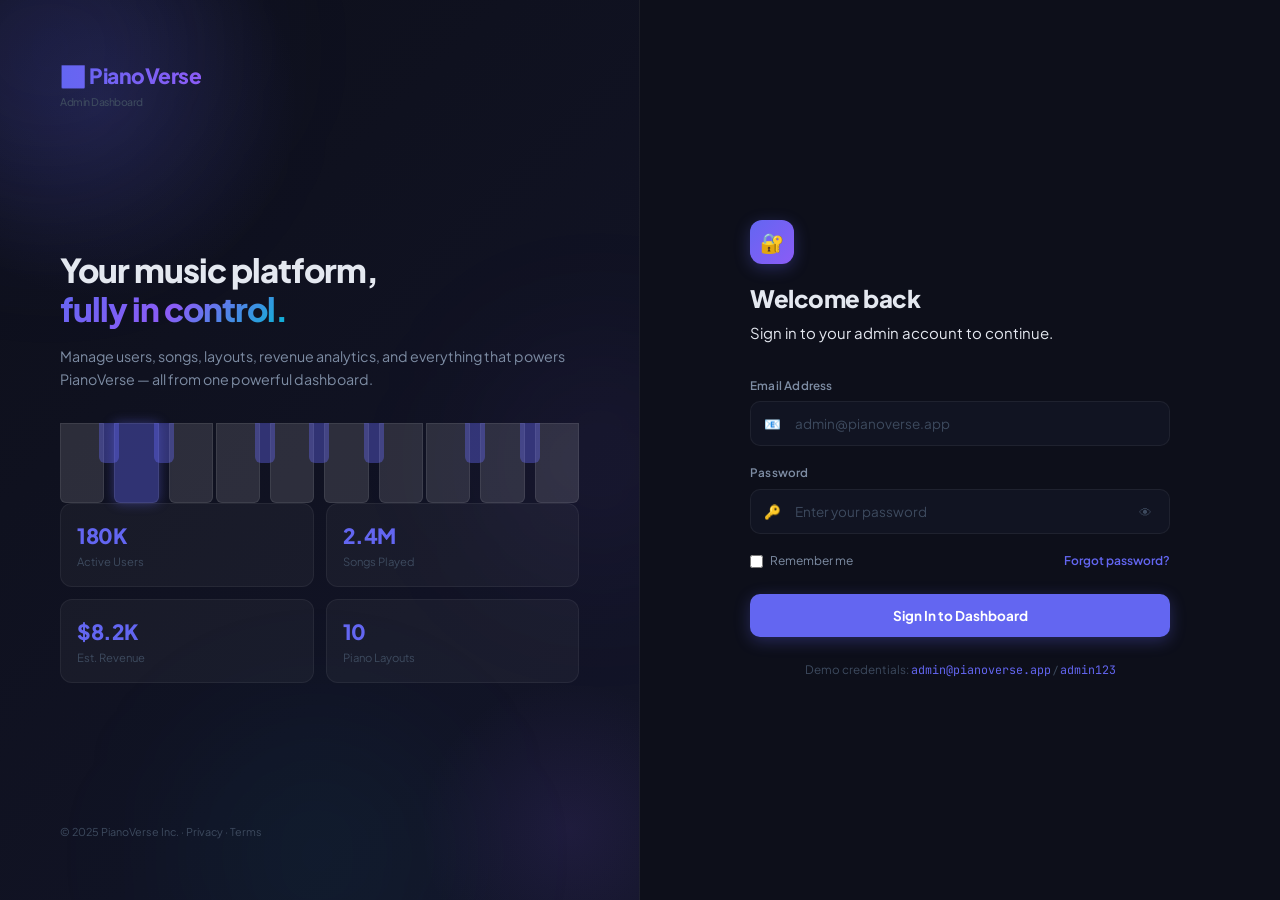
<file: admin-songs.html>
<!DOCTYPE html>
<html lang="en">
<head>
  <meta charset="UTF-8">
  <meta name="viewport" content="width=device-width, initial-scale=1.0">
  <title>Songs | PianoVerse Admin</title>
  <link rel="stylesheet" href="assets/css/admin.css">
</head>
<body>
<div class="sidebar-overlay" id="sidebarOverlay"></div>
<aside class="admin-sidebar" id="adminSidebar">
  <div class="sidebar-logo"><div class="logo-icon">🎹</div><span class="logo-text">Piano<span>Verse</span></span></div>
  <div class="sidebar-section">
    <ul class="sidebar-nav">
      <li><a href="admin-dashboard.html" class="nav-link"><span class="nav-icon">📊</span> Dashboard</a></li>
      <li><a href="admin-users.html" class="nav-link"><span class="nav-icon">👥</span> Users</a></li>
      <li><a href="admin-songs.html" class="nav-link active"><span class="nav-icon">🎵</span> Songs</a></li>
      <li><a href="admin-layouts.html" class="nav-link"><span class="nav-icon">🎹</span> Layouts</a></li>
      <li><a href="admin-ads.html" class="nav-link"><span class="nav-icon">📢</span> Ads</a></li>
      <li><a href="admin-seo.html" class="nav-link"><span class="nav-icon">🔍</span> SEO</a></li>
      <li><a href="admin-settings.html" class="nav-link"><span class="nav-icon">⚙️</span> Settings</a></li>
    </ul>
  </div>
  <div class="sidebar-footer">
    <div class="admin-user-badge"><div class="user-avatar" id="userAvatarSidebar">A</div><div class="user-info"><div class="user-name" id="userNameSidebar">Admin</div><div class="user-role">Super Admin</div></div></div>
    <a href="#" class="nav-link admin-logout-btn"><span class="nav-icon">🚪</span> Log Out</a>
  </div>
</aside>
<header class="admin-topbar">
  <button class="mobile-menu-btn" id="mobileMenuBtn">☰</button>
  <div><div class="topbar-title">Song Management</div><div class="topbar-breadcrumb"><span>PianoVerse</span><span class="sep">›</span><span>Songs</span></div></div>
  <div class="topbar-actions">
    <button class="topbar-icon-btn" id="themeToggleBtn">🌙</button>
    <a href="admin-dashboard.html" class="ad-btn ad-btn-secondary">← Dashboard</a>
  </div>
</header>
<main class="admin-content">
  <div class="page-header">
    <div class="page-header-left"><h1>Songs</h1><p>Manage your song library, tutorials & featured content</p></div>
    <div class="page-actions">
      <button class="ad-btn ad-btn-secondary" onclick="exportSongs()">📤 Export</button>
      <button class="ad-btn ad-btn-primary" onclick="openAddSong()">+ Add Song</button>
    </div>
  </div>

  <div class="tab-nav">
    <button class="tab-btn active" onclick="switchTab('all', this)">All Songs</button>
    <button class="tab-btn" onclick="switchTab('featured', this)">Featured</button>
    <button class="tab-btn" onclick="switchTab('tutorials', this)">Tutorials</button>
  </div>

  <div class="table-card">
    <div class="table-header">
      <div><div class="table-title">Song Library</div><div class="table-count" id="songCount">Loading…</div></div>
      <div class="table-controls">
        <div class="ad-search">🔍 <input type="text" id="songSearch" placeholder="Search songs…" oninput="filterSongs()"></div>
        <select class="ad-select" id="diffFilter" onchange="filterSongs()">
          <option value="">All Levels</option>
          <option value="beginner">Beginner</option>
          <option value="intermediate">Intermediate</option>
          <option value="advanced">Advanced</option>
        </select>
      </div>
    </div>
    <table class="data-table">
      <thead><tr>
        <th>Title</th><th>Artist</th><th>Genre</th><th>Difficulty</th>
        <th>Plays</th><th>Featured</th><th>Status</th><th>Actions</th>
      </tr></thead>
      <tbody id="songsTbody"></tbody>
    </table>
    <div class="table-pagination">
      <span id="songPaginationInfo">Showing all</span>
    </div>
  </div>
</main>

<!-- Song Modal -->
<div class="ad-modal-overlay" id="songModal">
  <div class="ad-modal">
    <div class="ad-modal-header">
      <div class="ad-modal-title" id="songModalTitle">Add Song</div>
      <button class="ad-modal-close" onclick="AdminUI.hideModal('songModal')">✕</button>
    </div>
    <div class="two-col">
      <div class="ad-form-group"><label class="ad-label">Song Title</label><input type="text" class="ad-input" id="sTitle" placeholder="e.g. Für Elise"></div>
      <div class="ad-form-group"><label class="ad-label">Artist</label><input type="text" class="ad-input" id="sArtist" placeholder="Composer / Artist"></div>
    </div>
    <div class="two-col">
      <div class="ad-form-group"><label class="ad-label">Genre</label>
        <select class="ad-input" id="sGenre"><option>Classical</option><option>Pop</option><option>Rock</option><option>Jazz</option><option>Contemporary</option><option>Ragtime</option><option>Electronic</option></select>
      </div>
      <div class="ad-form-group"><label class="ad-label">Difficulty</label>
        <select class="ad-input" id="sDifficulty"><option value="beginner">Beginner</option><option value="intermediate">Intermediate</option><option value="advanced">Advanced</option></select>
      </div>
    </div>
    <div class="ad-form-group"><label class="ad-label">Duration (e.g. 3:42)</label><input type="text" class="ad-input" id="sDuration" placeholder="3:42"></div>
    <div class="toggle-row">
      <div class="toggle-info"><h4>Featured Song</h4><p>Show in featured section on homepage</p></div>
      <label class="ad-toggle"><input type="checkbox" id="sFeatured"><span class="toggle-slider"></span></label>
    </div>
    <div class="toggle-row">
      <div class="toggle-info"><h4>Active / Visible</h4><p>Make this song visible to users</p></div>
      <label class="ad-toggle"><input type="checkbox" id="sActive" checked><span class="toggle-slider"></span></label>
    </div>
    <div style="display:flex;gap:8px;margin-top:20px;">
      <button class="ad-btn ad-btn-secondary" style="flex:1" onclick="AdminUI.hideModal('songModal')">Cancel</button>
      <button class="ad-btn ad-btn-primary" style="flex:1" onclick="saveSong()">Save Song</button>
    </div>
  </div>
</div>

<script src="assets/js/admin.js"></script>
<script>
const session = AdminAuth.requireAuth();
document.getElementById('userNameSidebar').textContent = session?.name || 'Admin';
document.getElementById('userAvatarSidebar').textContent = (session?.name || 'A')[0];
AdminUI.initSidebar();

let songs = [];
let filteredSongs = [];
let editingSongId = null;
let activeTab = 'all';

function loadSongs() {
  try { songs = JSON.parse(localStorage.getItem('pv_songs')) || defaultSongs(); }
  catch { songs = defaultSongs(); }
  filterSongs();
}

function defaultSongs() {
  const s = [
    { id:1, title:'Für Elise', artist:'Beethoven', difficulty:'beginner', genre:'Classical', duration:'3:02', plays:45200, featured:true, active:true },
    { id:2, title:'Moonlight Sonata', artist:'Beethoven', difficulty:'intermediate', genre:'Classical', duration:'5:47', plays:38100, featured:true, active:true },
    { id:3, title:'Clair de Lune', artist:'Debussy', difficulty:'intermediate', genre:'Classical', duration:'5:10', plays:31500, featured:false, active:true },
    { id:4, title:'Bohemian Rhapsody', artist:'Queen', difficulty:'advanced', genre:'Rock', duration:'5:55', plays:28700, featured:true, active:true },
    { id:5, title:'River Flows in You', artist:'Yiruma', difficulty:'beginner', genre:'Contemporary', duration:'3:40', plays:52100, featured:true, active:true },
    { id:6, title:'Canon in D', artist:'Pachelbel', difficulty:'intermediate', genre:'Classical', duration:'4:28', plays:33400, featured:false, active:true },
    { id:7, title:'Gymnopédie No.1', artist:'Satie', difficulty:'beginner', genre:'Classical', duration:'3:06', plays:29800, featured:false, active:true },
    { id:8, title:'The Entertainer', artist:'Joplin', difficulty:'intermediate', genre:'Ragtime', duration:'3:22', plays:19300, featured:false, active:true },
    { id:9, title:'Yesterday', artist:'Beatles', difficulty:'beginner', genre:'Pop', duration:'2:05', plays:41800, featured:true, active:true },
    { id:10, title:'La Campanella', artist:'Liszt', difficulty:'advanced', genre:'Classical', duration:'5:00', plays:15200, featured:false, active:false },
  ];
  localStorage.setItem('pv_songs', JSON.stringify(s));
  return s;
}

function filterSongs() {
  const q = document.getElementById('songSearch').value.toLowerCase();
  const diff = document.getElementById('diffFilter').value;
  filteredSongs = songs.filter(s => {
    const matchQ = !q || s.title.toLowerCase().includes(q) || s.artist.toLowerCase().includes(q);
    const matchDiff = !diff || s.difficulty === diff;
    const matchTab = activeTab === 'all' || (activeTab === 'featured' && s.featured) || (activeTab === 'tutorials');
    return matchQ && matchDiff && matchTab;
  });
  document.getElementById('songCount').textContent = `${filteredSongs.length} songs found`;
  renderSongs();
}

function switchTab(tab, btn) {
  activeTab = tab;
  document.querySelectorAll('.tab-btn').forEach(b => b.classList.remove('active'));
  btn.classList.add('active');
  filterSongs();
}

const diffColors = { beginner:'ad-tag-green', intermediate:'ad-tag-yellow', advanced:'ad-tag-red' };
const genreEmojis = { Classical:'🎻', Pop:'🎤', Rock:'🎸', Jazz:'🎺', Contemporary:'🎹', Ragtime:'🥁', Electronic:'🎛' };

function renderSongs() {
  const tbody = document.getElementById('songsTbody');
  if (!filteredSongs.length) {
    tbody.innerHTML = '<tr><td colspan="8"><div class="empty-state"><div class="empty-icon">🎵</div><h3>No songs found</h3></div></td></tr>';
    return;
  }
  tbody.innerHTML = filteredSongs.map(s => `
    <tr>
      <td><strong>${s.title}</strong></td>
      <td style="color:var(--ad-text-secondary)">${s.artist}</td>
      <td>${genreEmojis[s.genre] || '🎵'} ${s.genre}</td>
      <td><span class="ad-tag ${diffColors[s.difficulty]}">${s.difficulty}</span></td>
      <td style="font-family:var(--ad-mono);font-size:0.82rem">${s.plays.toLocaleString()}</td>
      <td><label class="ad-toggle"><input type="checkbox" ${s.featured ? 'checked' : ''} onchange="toggleFeatured(${s.id}, this.checked)"><span class="toggle-slider"></span></label></td>
      <td><span class="status-badge ${s.active ? 'status-active' : 'status-inactive'}">${s.active ? 'active' : 'disabled'}</span></td>
      <td><div class="table-actions">
        <button class="action-btn" onclick="editSong(${s.id})" title="Edit">✏️</button>
        <button class="action-btn ${s.active ? 'danger' : 'success'}" onclick="toggleActive(${s.id})" title="${s.active ? 'Disable' : 'Enable'}">${s.active ? '🚫' : '✅'}</button>
        <button class="action-btn danger" onclick="deleteSong(${s.id})" title="Delete">🗑</button>
      </div></td>
    </tr>
  `).join('');
}

function openAddSong() {
  editingSongId = null;
  document.getElementById('songModalTitle').textContent = 'Add Song';
  ['sTitle','sArtist','sDuration'].forEach(id => document.getElementById(id).value = '');
  document.getElementById('sFeatured').checked = false;
  document.getElementById('sActive').checked = true;
  AdminUI.showModal('songModal');
}

function editSong(id) {
  const s = songs.find(s => s.id === id);
  if (!s) return;
  editingSongId = id;
  document.getElementById('songModalTitle').textContent = 'Edit Song';
  document.getElementById('sTitle').value = s.title;
  document.getElementById('sArtist').value = s.artist;
  document.getElementById('sGenre').value = s.genre;
  document.getElementById('sDifficulty').value = s.difficulty;
  document.getElementById('sDuration').value = s.duration;
  document.getElementById('sFeatured').checked = s.featured;
  document.getElementById('sActive').checked = s.active;
  AdminUI.showModal('songModal');
}

function saveSong() {
  const title = document.getElementById('sTitle').value.trim();
  const artist = document.getElementById('sArtist').value.trim();
  if (!title || !artist) { AdminToast.show('Title and artist required', 'warning'); return; }

  if (editingSongId) {
    const s = songs.find(s => s.id === editingSongId);
    if (s) {
      s.title = title; s.artist = artist;
      s.genre = document.getElementById('sGenre').value;
      s.difficulty = document.getElementById('sDifficulty').value;
      s.duration = document.getElementById('sDuration').value;
      s.featured = document.getElementById('sFeatured').checked;
      s.active = document.getElementById('sActive').checked;
    }
    AdminLogger.log('Song edited', title, '✏️');
    AdminToast.show('Song updated!', 'success');
  } else {
    songs.unshift({ id: Date.now(), title, artist, genre: document.getElementById('sGenre').value, difficulty: document.getElementById('sDifficulty').value, duration: document.getElementById('sDuration').value, plays: 0, featured: document.getElementById('sFeatured').checked, active: document.getElementById('sActive').checked });
    AdminLogger.log('Song added', title, '🎵');
    AdminToast.show('Song added!', 'success');
  }
  localStorage.setItem('pv_songs', JSON.stringify(songs));
  AdminUI.hideModal('songModal');
  filterSongs();
}

function toggleFeatured(id, val) {
  const s = songs.find(s => s.id === id);
  if (s) { s.featured = val; localStorage.setItem('pv_songs', JSON.stringify(songs)); AdminLogger.log('Featured toggled', s.title, '⭐'); }
}

function toggleActive(id) {
  const s = songs.find(s => s.id === id);
  if (s) { s.active = !s.active; localStorage.setItem('pv_songs', JSON.stringify(songs)); AdminToast.show(`Song ${s.active ? 'enabled' : 'disabled'}`, 'success'); filterSongs(); }
}

function deleteSong(id) {
  if (!confirm('Delete this song permanently?')) return;
  const s = songs.find(s => s.id === id);
  songs = songs.filter(s => s.id !== id);
  localStorage.setItem('pv_songs', JSON.stringify(songs));
  AdminLogger.log('Song deleted', s?.title, '🗑');
  AdminToast.show('Song deleted', 'success');
  filterSongs();
}

function exportSongs() {
  AdminExport.toCSV(songs.map(s => ({ ID:s.id, Title:s.title, Artist:s.artist, Genre:s.genre, Difficulty:s.difficulty, Duration:s.duration, Plays:s.plays, Featured:s.featured, Active:s.active })), 'songs.csv');
}

loadSongs();
</script>
</body>
</html>
</file>
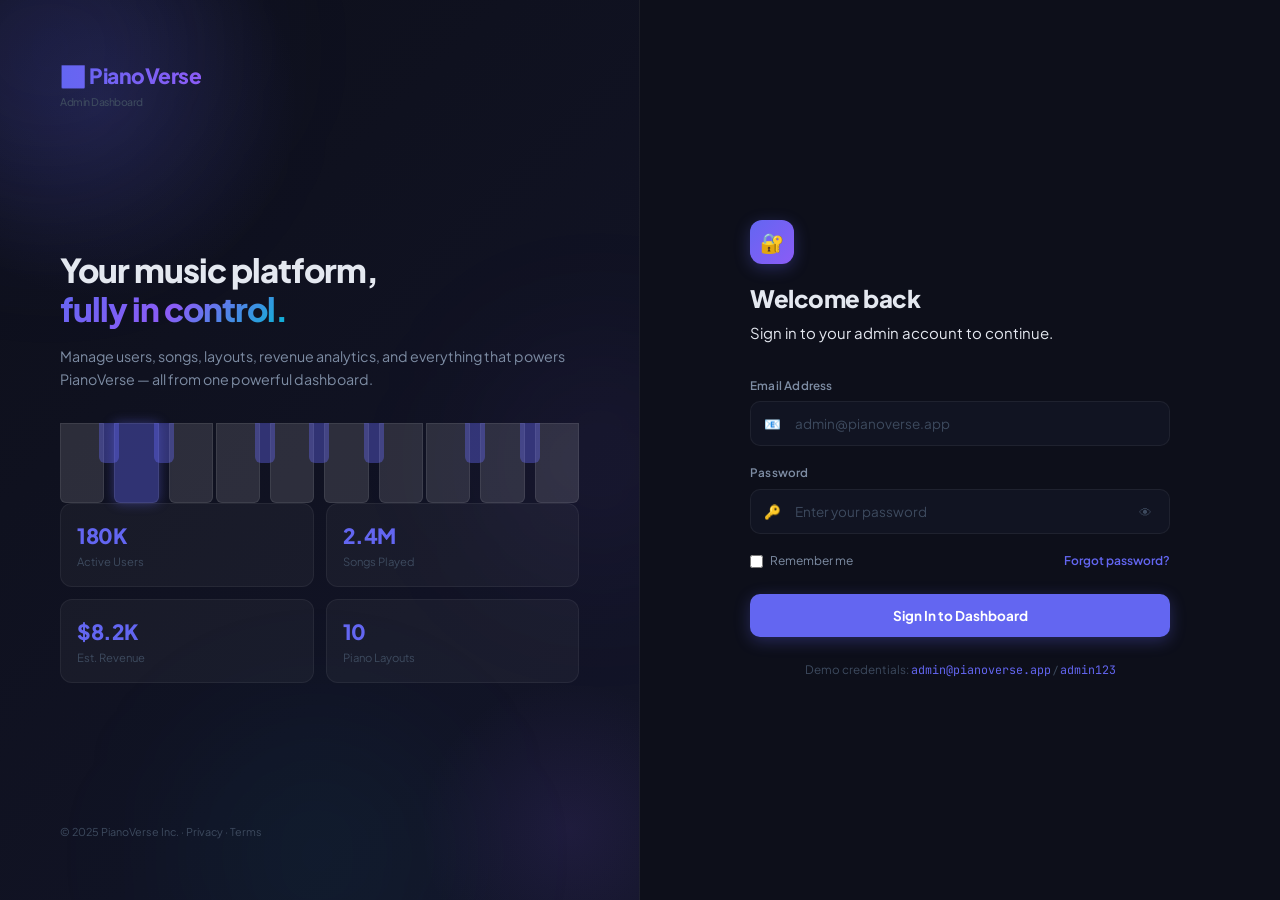
<file: admin-users.html>
<!DOCTYPE html>
<html lang="en">
<head>
  <meta charset="UTF-8">
  <meta name="viewport" content="width=device-width, initial-scale=1.0">
  <title>Users | PianoVerse Admin</title>
  <link rel="stylesheet" href="assets/css/admin.css">
</head>
<body>
<div class="sidebar-overlay" id="sidebarOverlay"></div>

<aside class="admin-sidebar" id="adminSidebar">
  <div class="sidebar-logo"><div class="logo-icon">🎹</div><span class="logo-text">Piano<span>Verse</span></span></div>
  <div class="sidebar-section">
    <div class="sidebar-section-label">Main</div>
    <ul class="sidebar-nav">
      <li><a href="admin-dashboard.html" class="nav-link"><span class="nav-icon">📊</span> Dashboard</a></li>
      <li><a href="admin-users.html" class="nav-link active"><span class="nav-icon">👥</span> Users</a></li>
      <li><a href="admin-songs.html" class="nav-link"><span class="nav-icon">🎵</span> Songs</a></li>
      <li><a href="admin-layouts.html" class="nav-link"><span class="nav-icon">🎹</span> Layouts</a></li>
    </ul>
    <div class="sidebar-section-label" style="margin-top:16px;">Monetization</div>
    <ul class="sidebar-nav">
      <li><a href="admin-ads.html" class="nav-link"><span class="nav-icon">📢</span> Ads</a></li>
      <li><a href="admin-dashboard.html#revenue" class="nav-link"><span class="nav-icon">💰</span> Revenue</a></li>
    </ul>
    <div class="sidebar-section-label" style="margin-top:16px;">Manage</div>
    <ul class="sidebar-nav">
      <li><a href="admin-seo.html" class="nav-link"><span class="nav-icon">🔍</span> SEO</a></li>
      <li><a href="admin-settings.html" class="nav-link"><span class="nav-icon">⚙️</span> Settings</a></li>
    </ul>
  </div>
  <div class="sidebar-footer">
    <div class="admin-user-badge"><div class="user-avatar" id="userAvatarSidebar">A</div><div class="user-info"><div class="user-name" id="userNameSidebar">Admin</div><div class="user-role">Super Admin</div></div></div>
    <a href="#" class="nav-link admin-logout-btn"><span class="nav-icon">🚪</span> Log Out</a>
  </div>
</aside>

<header class="admin-topbar">
  <button class="mobile-menu-btn" id="mobileMenuBtn">☰</button>
  <div><div class="topbar-title">User Management</div><div class="topbar-breadcrumb"><span>PianoVerse</span><span class="sep">›</span><span>Users</span></div></div>
  <div class="topbar-actions">
    <button class="topbar-icon-btn" id="themeToggleBtn">🌙</button>
    <a href="admin-dashboard.html" class="ad-btn ad-btn-secondary">← Dashboard</a>
  </div>
</header>

<main class="admin-content">
  <div class="page-header">
    <div class="page-header-left">
      <h1>Users</h1>
      <p>Manage all registered and active users</p>
    </div>
    <div class="page-actions">
      <button class="ad-btn ad-btn-secondary" onclick="exportUsers()">📤 Export CSV</button>
      <button class="ad-btn ad-btn-primary" onclick="openAddUser()">+ Add User</button>
    </div>
  </div>

  <!-- Stats -->
  <div class="stats-grid" style="grid-template-columns:repeat(4,1fr);margin-bottom:24px;">
    <div class="stat-card blue"><div class="stat-header"><span class="stat-label">Total Users</span><div class="stat-icon" style="background:var(--ad-blue-light);">👥</div></div><div class="stat-value" id="countTotal">—</div></div>
    <div class="stat-card green"><div class="stat-header"><span class="stat-label">Active</span><div class="stat-icon" style="background:var(--ad-green-light);">🟢</div></div><div class="stat-value" id="countActive">—</div></div>
    <div class="stat-card yellow"><div class="stat-header"><span class="stat-label">Premium</span><div class="stat-icon" style="background:var(--ad-yellow-light);">⭐</div></div><div class="stat-value" id="countPremium">—</div></div>
    <div class="stat-card red"><div class="stat-header"><span class="stat-label">Blocked</span><div class="stat-icon" style="background:var(--ad-red-light);">🚫</div></div><div class="stat-value" id="countBlocked">—</div></div>
  </div>

  <!-- Table -->
  <div class="table-card">
    <div class="table-header">
      <div><div class="table-title">All Users</div><div class="table-count" id="userCount">Loading…</div></div>
      <div class="table-controls">
        <div class="ad-search">
          🔍 <input type="text" id="userSearch" placeholder="Search by name or email…">
        </div>
        <select class="ad-select" id="statusFilter">
          <option value="">All Status</option>
          <option value="active">Active</option>
          <option value="inactive">Inactive</option>
          <option value="blocked">Blocked</option>
        </select>
        <select class="ad-select" id="planFilter">
          <option value="">All Plans</option>
          <option value="premium">Premium</option>
          <option value="free">Free</option>
        </select>
      </div>
    </div>

    <table class="data-table" id="usersTable">
      <thead>
        <tr>
          <th onclick="sortBy('name')">User ↕</th>
          <th onclick="sortBy('country')">Country</th>
          <th onclick="sortBy('plan')">Plan</th>
          <th onclick="sortBy('status')">Status</th>
          <th onclick="sortBy('sessions')">Sessions ↕</th>
          <th onclick="sortBy('joined')">Joined ↕</th>
          <th onclick="sortBy('lastActive')">Last Active ↕</th>
          <th>Actions</th>
        </tr>
      </thead>
      <tbody id="usersTbody"></tbody>
    </table>

    <div class="table-pagination">
      <span id="paginationInfo">Showing 1–10 of 0</span>
      <div class="pagination-btns" id="paginationBtns"></div>
    </div>
  </div>
</main>

<!-- Add/Edit User Modal -->
<div class="ad-modal-overlay" id="userModal">
  <div class="ad-modal">
    <div class="ad-modal-header">
      <div class="ad-modal-title" id="userModalTitle">Add User</div>
      <button class="ad-modal-close" onclick="closeModal('userModal')">✕</button>
    </div>
    <div class="ad-form-group"><label class="ad-label">Full Name</label><input type="text" class="ad-input" id="modalName" placeholder="John Doe"></div>
    <div class="ad-form-group"><label class="ad-label">Email</label><input type="email" class="ad-input" id="modalEmail" placeholder="john@example.com"></div>
    <div class="ad-form-group"><label class="ad-label">Country</label>
      <select class="ad-input" id="modalCountry"><option value="US">🇺🇸 United States</option><option value="UK">🇬🇧 United Kingdom</option><option value="JP">🇯🇵 Japan</option><option value="DE">🇩🇪 Germany</option><option value="CA">🇨🇦 Canada</option><option value="AU">🇦🇺 Australia</option><option value="IN">🇮🇳 India</option></select>
    </div>
    <div class="two-col">
      <div class="ad-form-group"><label class="ad-label">Plan</label><select class="ad-input" id="modalPlan"><option value="free">Free</option><option value="premium">Premium</option></select></div>
      <div class="ad-form-group"><label class="ad-label">Status</label><select class="ad-input" id="modalStatus"><option value="active">Active</option><option value="inactive">Inactive</option><option value="blocked">Blocked</option></select></div>
    </div>
    <div style="display:flex;gap:8px;margin-top:8px;">
      <button class="ad-btn ad-btn-secondary" style="flex:1" onclick="closeModal('userModal')">Cancel</button>
      <button class="ad-btn ad-btn-primary" style="flex:1" onclick="saveUser()">Save User</button>
    </div>
  </div>
</div>

<!-- Confirm Delete Modal -->
<div class="ad-modal-overlay" id="deleteModal">
  <div class="ad-modal" style="max-width:400px;">
    <div style="text-align:center;padding:20px 0;">
      <div style="font-size:3rem;margin-bottom:12px;">🗑</div>
      <h3 style="margin-bottom:8px;">Delete User?</h3>
      <p style="color:var(--ad-text-secondary);font-size:0.875rem;margin-bottom:24px;">This action cannot be undone. All user data will be permanently removed.</p>
      <div style="display:flex;gap:8px;">
        <button class="ad-btn ad-btn-secondary" style="flex:1" onclick="closeModal('deleteModal')">Cancel</button>
        <button class="ad-btn ad-btn-danger" style="flex:1" onclick="confirmDelete()">Delete</button>
      </div>
    </div>
  </div>
</div>

<script src="assets/js/admin.js"></script>
<script>
const session = AdminAuth.requireAuth();
document.getElementById('userNameSidebar').textContent = session?.name || 'Admin';
document.getElementById('userAvatarSidebar').textContent = (session?.name || 'A')[0];
AdminUI.initSidebar();

let users = [];
let filteredUsers = [];
let currentPage = 1;
const PER_PAGE = 10;
let sortKey = 'joined';
let sortDir = -1;
let editingId = null;
let deletingId = null;

// Load
function loadUsers() {
  try { users = JSON.parse(localStorage.getItem('pv_users')) || []; } catch { users = []; }
  updateStats();
  filterUsers();
}

function updateStats() {
  document.getElementById('countTotal').textContent = users.length.toLocaleString();
  document.getElementById('countActive').textContent = users.filter(u => u.status === 'active').length;
  document.getElementById('countPremium').textContent = users.filter(u => u.plan === 'premium').length;
  document.getElementById('countBlocked').textContent = users.filter(u => u.status === 'blocked').length;
}

function filterUsers() {
  const q = document.getElementById('userSearch').value.toLowerCase();
  const status = document.getElementById('statusFilter').value;
  const plan = document.getElementById('planFilter').value;

  filteredUsers = users.filter(u => {
    const matchQ = !q || u.name.toLowerCase().includes(q) || u.email.toLowerCase().includes(q);
    const matchStatus = !status || u.status === status;
    const matchPlan = !plan || u.plan === plan;
    return matchQ && matchStatus && matchPlan;
  });

  filteredUsers.sort((a, b) => {
    const va = a[sortKey] || '';
    const vb = b[sortKey] || '';
    if (typeof va === 'number') return (va - vb) * sortDir;
    return va.toString().localeCompare(vb.toString()) * sortDir;
  });

  currentPage = 1;
  renderUsers();
}

function sortBy(key) {
  if (sortKey === key) sortDir *= -1;
  else { sortKey = key; sortDir = -1; }
  filterUsers();
}

function renderUsers() {
  const start = (currentPage - 1) * PER_PAGE;
  const page = filteredUsers.slice(start, start + PER_PAGE);
  const tbody = document.getElementById('usersTbody');

  document.getElementById('userCount').textContent = `${filteredUsers.length} users found`;
  document.getElementById('paginationInfo').textContent = `Showing ${start+1}–${Math.min(start+PER_PAGE, filteredUsers.length)} of ${filteredUsers.length}`;

  if (!page.length) {
    tbody.innerHTML = '<tr><td colspan="8"><div class="empty-state"><div class="empty-icon">👤</div><h3>No users found</h3><p>Try adjusting filters</p></div></td></tr>';
    return;
  }

  const flags = { US:'🇺🇸', UK:'🇬🇧', JP:'🇯🇵', DE:'🇩🇪', CA:'🇨🇦', AU:'🇦🇺', FR:'🇫🇷', BR:'🇧🇷', KR:'🇰🇷', IN:'🇮🇳' };

  tbody.innerHTML = page.map(u => `
    <tr id="row-${u.id}">
      <td>
        <div class="user-cell">
          <div class="user-avatar-sm" style="background:${avatarColor(u.name)}">${u.avatar}</div>
          <div>
            <div class="user-name-td">${u.name}</div>
            <div class="user-email-td">${u.email}</div>
          </div>
        </div>
      </td>
      <td>${flags[u.country] || '🌐'} ${u.country}</td>
      <td><span class="ad-tag ${u.plan === 'premium' ? 'ad-tag-yellow' : 'ad-tag-blue'}">${u.plan}</span></td>
      <td><span class="status-badge status-${u.status}">${u.status}</span></td>
      <td style="font-family:var(--ad-mono);font-size:0.82rem">${u.sessions?.toLocaleString() || 0}</td>
      <td style="color:var(--ad-text-secondary)">${u.joined}</td>
      <td style="color:var(--ad-text-secondary)">${u.lastActive}</td>
      <td>
        <div class="table-actions">
          <button class="action-btn" title="View" onclick="viewUser(${u.id})">👁</button>
          <button class="action-btn" title="Edit" onclick="editUser(${u.id})">✏️</button>
          <button class="action-btn ${u.status === 'blocked' ? 'success' : 'danger'}" title="${u.status === 'blocked' ? 'Unblock' : 'Block'}" onclick="toggleBlock(${u.id})">${u.status === 'blocked' ? '✅' : '🚫'}</button>
          <button class="action-btn danger" title="Delete" onclick="promptDelete(${u.id})">🗑</button>
        </div>
      </td>
    </tr>
  `).join('');

  renderPagination();
}

function avatarColor(name) {
  const colors = ['#6366f1','#06b6d4','#10b981','#f59e0b','#f43f5e','#8b5cf6','#3b82f6','#ec4899'];
  const idx = name.charCodeAt(0) % colors.length;
  return colors[idx];
}

function renderPagination() {
  const totalPages = Math.ceil(filteredUsers.length / PER_PAGE);
  const container = document.getElementById('paginationBtns');
  if (totalPages <= 1) { container.innerHTML = ''; return; }

  let btns = '';
  btns += `<button class="page-btn" onclick="goPage(${currentPage-1})" ${currentPage===1?'disabled':''}>‹</button>`;
  for (let i = 1; i <= Math.min(totalPages, 7); i++) {
    btns += `<button class="page-btn ${i===currentPage?'active':''}" onclick="goPage(${i})">${i}</button>`;
  }
  if (totalPages > 7) btns += `<span style="padding:0 6px;color:var(--ad-text-muted)">…</span><button class="page-btn" onclick="goPage(${totalPages})">${totalPages}</button>`;
  btns += `<button class="page-btn" onclick="goPage(${currentPage+1})" ${currentPage===totalPages?'disabled':''}>›</button>`;
  container.innerHTML = btns;
}

function goPage(p) {
  const total = Math.ceil(filteredUsers.length / PER_PAGE);
  if (p < 1 || p > total) return;
  currentPage = p;
  renderUsers();
}

// CRUD
function openAddUser() {
  editingId = null;
  document.getElementById('userModalTitle').textContent = 'Add User';
  ['modalName','modalEmail'].forEach(id => document.getElementById(id).value = '');
  AdminUI.showModal('userModal');
}

function editUser(id) {
  const u = users.find(u => u.id === id);
  if (!u) return;
  editingId = id;
  document.getElementById('userModalTitle').textContent = 'Edit User';
  document.getElementById('modalName').value = u.name;
  document.getElementById('modalEmail').value = u.email;
  document.getElementById('modalCountry').value = u.country;
  document.getElementById('modalPlan').value = u.plan;
  document.getElementById('modalStatus').value = u.status;
  AdminUI.showModal('userModal');
}

function saveUser() {
  const name = document.getElementById('modalName').value.trim();
  const email = document.getElementById('modalEmail').value.trim();
  if (!name || !email) { AdminToast.show('Name and email are required', 'warning'); return; }

  if (editingId) {
    const u = users.find(u => u.id === editingId);
    if (u) {
      u.name = name; u.email = email;
      u.country = document.getElementById('modalCountry').value;
      u.plan = document.getElementById('modalPlan').value;
      u.status = document.getElementById('modalStatus').value;
      u.avatar = name.split(' ').map(w=>w[0]).join('').toUpperCase();
    }
    AdminLogger.log('User edited', name, '✏️');
    AdminToast.show('User updated successfully!', 'success');
  } else {
    const newUser = {
      id: Date.now(), name, email,
      country: document.getElementById('modalCountry').value,
      plan: document.getElementById('modalPlan').value,
      status: document.getElementById('modalStatus').value,
      joined: new Date().toISOString().split('T')[0],
      lastActive: new Date().toISOString().split('T')[0],
      sessions: 1, songsPlayed: 0,
      avatar: name.split(' ').map(w=>w[0]).join('').toUpperCase(),
    };
    users.unshift(newUser);
    AdminLogger.log('User added', name, '👤');
    AdminToast.show('User added successfully!', 'success');
  }

  localStorage.setItem('pv_users', JSON.stringify(users));
  closeModal('userModal');
  filterUsers();
  updateStats();
}

function viewUser(id) {
  const u = users.find(u => u.id === id);
  if (!u) return;
  AdminToast.show(`${u.name} — ${u.sessions} sessions, ${u.songsPlayed} songs`, 'info', 4000);
}

function toggleBlock(id) {
  const u = users.find(u => u.id === id);
  if (!u) return;
  u.status = u.status === 'blocked' ? 'active' : 'blocked';
  localStorage.setItem('pv_users', JSON.stringify(users));
  AdminLogger.log(u.status === 'blocked' ? 'User blocked' : 'User unblocked', u.name, u.status === 'blocked' ? '🚫' : '✅');
  AdminToast.show(`User ${u.status === 'blocked' ? 'blocked' : 'unblocked'}: ${u.name}`, u.status === 'blocked' ? 'warning' : 'success');
  filterUsers();
  updateStats();
}

function promptDelete(id) {
  deletingId = id;
  AdminUI.showModal('deleteModal');
}

function confirmDelete() {
  const u = users.find(u => u.id === deletingId);
  users = users.filter(u => u.id !== deletingId);
  localStorage.setItem('pv_users', JSON.stringify(users));
  AdminLogger.log('User deleted', u?.name || 'Unknown', '🗑');
  AdminToast.show('User deleted', 'success');
  closeModal('deleteModal');
  filterUsers();
  updateStats();
  deletingId = null;
}

function exportUsers() {
  AdminExport.toCSV(filteredUsers.map(u => ({
    ID: u.id, Name: u.name, Email: u.email, Country: u.country,
    Plan: u.plan, Status: u.status, Sessions: u.sessions, Joined: u.joined
  })), 'pianoverse-users.csv');
}

function closeModal(id) { AdminUI.hideModal(id); }

// Filters
['userSearch', 'statusFilter', 'planFilter'].forEach(id => {
  document.getElementById(id).addEventListener('input', filterUsers);
  document.getElementById(id).addEventListener('change', filterUsers);
});

loadUsers();
</script>
</body>
</html>
</file>
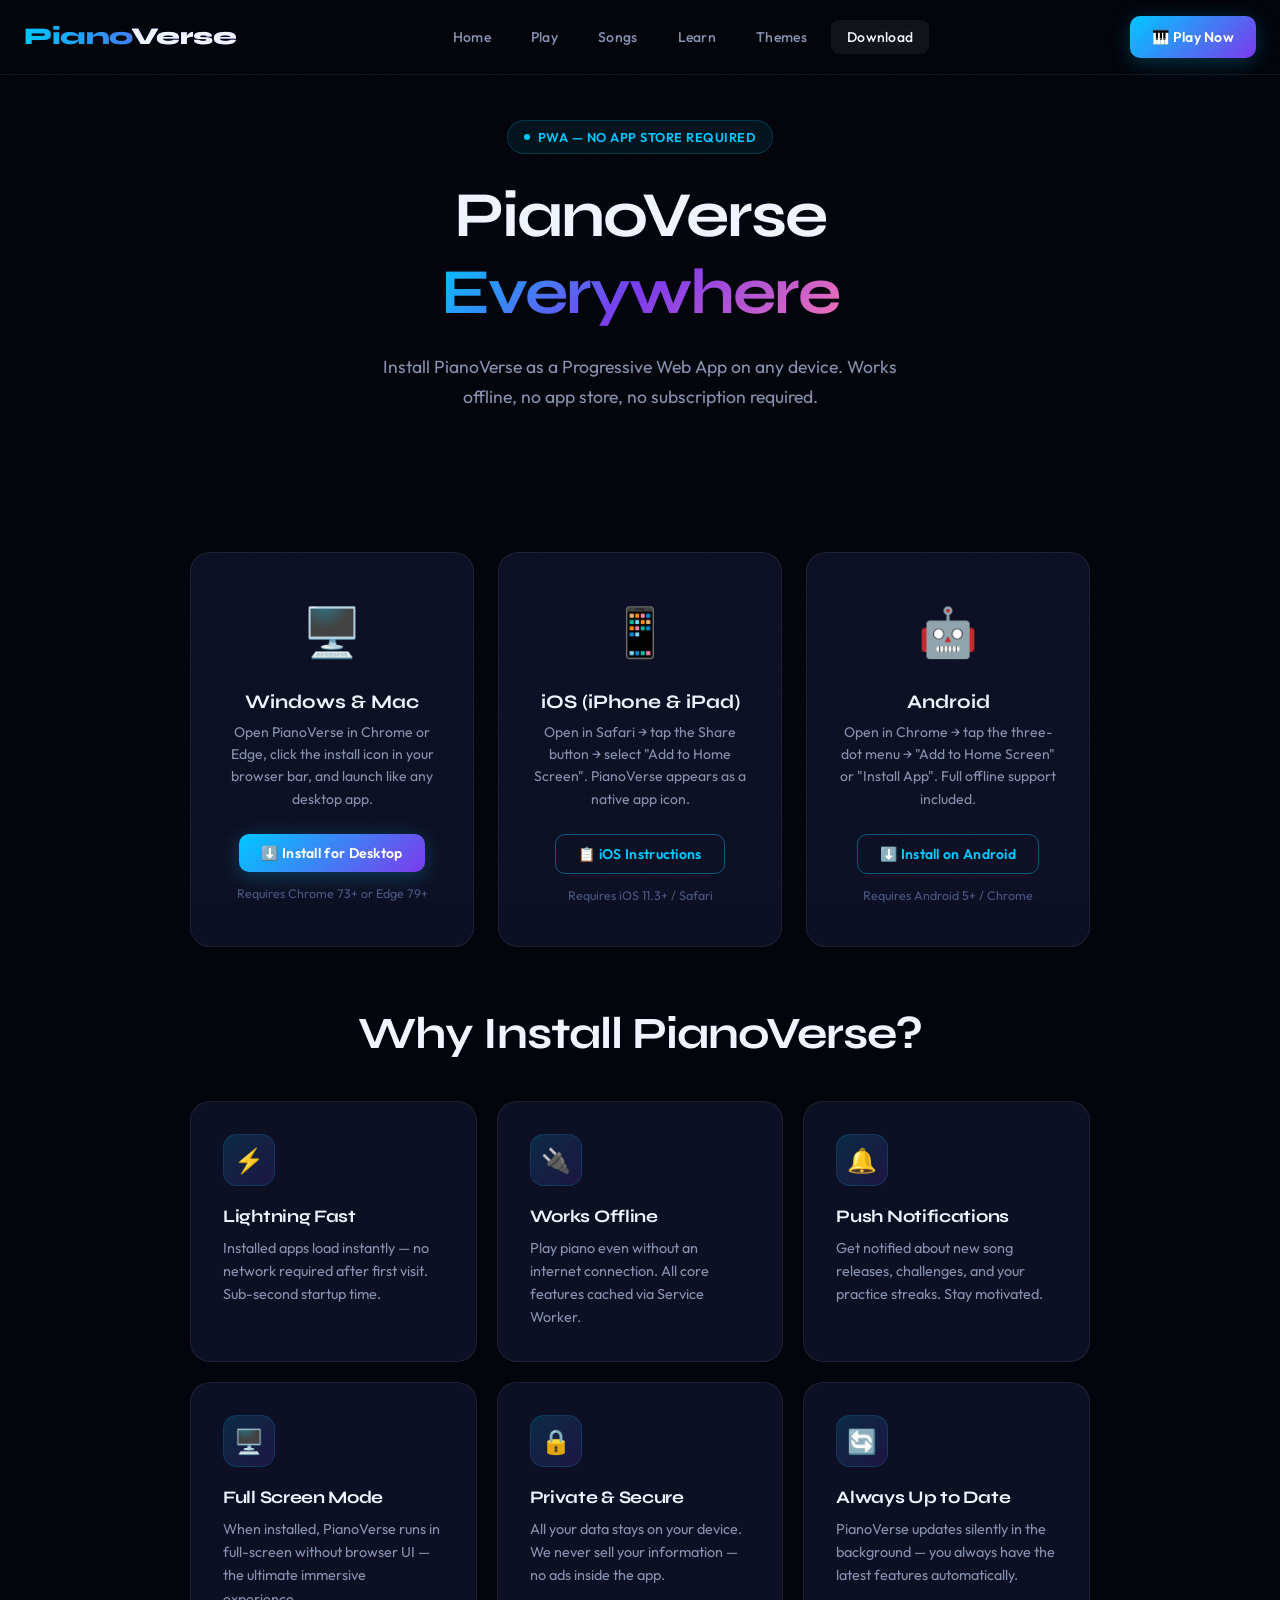
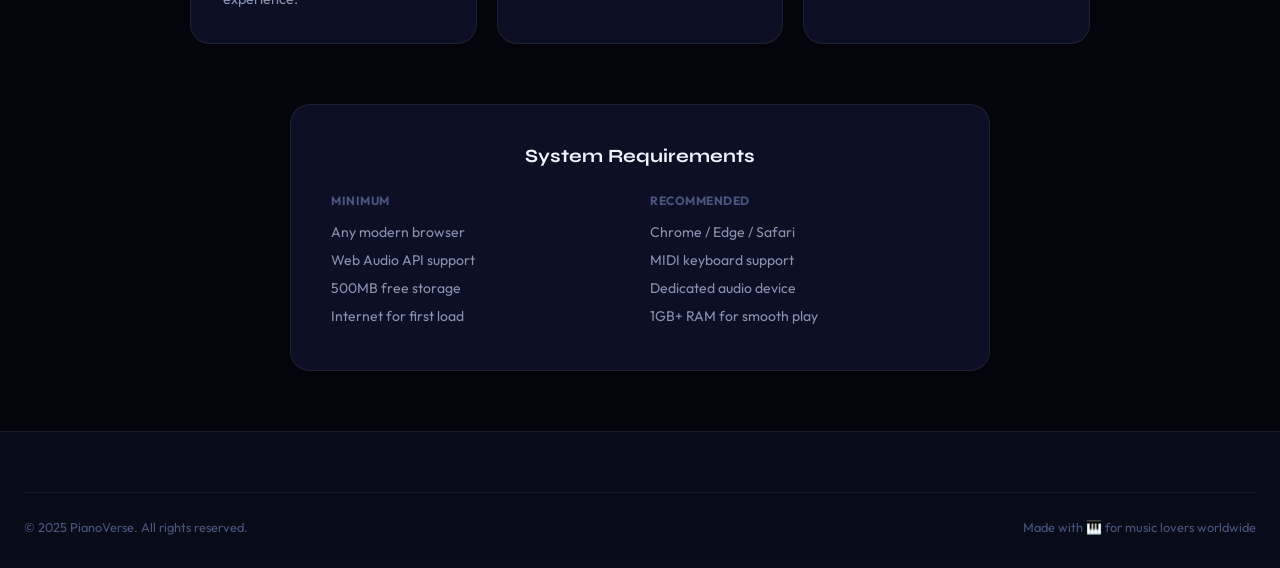
<file: download.html>
<!DOCTYPE html>
<html lang="en">
<head>
  <meta charset="UTF-8">
  <meta name="viewport" content="width=device-width, initial-scale=1.0">
  <title>Download PianoVerse | PWA for PC & Mobile</title>
  <link rel="manifest" href="manifest.json">
  <link rel="stylesheet" href="assets/css/style.css">
</head>
<body>
<nav class="navbar" id="navbar">
  <div class="nav-inner">
    <a href="index.html" class="nav-logo">Piano<span>Verse</span></a>
    <ul class="nav-links" id="navLinks">
      <li><a href="index.html">Home</a></li><li><a href="play.html">Play</a></li>
      <li><a href="songs.html">Songs</a></li><li><a href="learn.html">Learn</a></li>
      <li><a href="themes.html">Themes</a></li><li><a href="download.html" class="active">Download</a></li>
    </ul>
    <div class="nav-cta">
      <a href="play.html" class="btn btn-primary">🎹 Play Now</a>
      <button class="hamburger" id="hamburger"><span></span><span></span><span></span></button>
    </div>
  </div>
</nav>

<section class="download-hero">
  <div class="hero-badge" style="margin:0 auto 24px;"><span class="dot"></span> PWA — No App Store Required</div>
  <h1 class="section-title" style="font-size:clamp(2.5rem,5vw,4rem);letter-spacing:-2px;">PianoVerse<br><span class="gradient-text">Everywhere</span></h1>
  <p style="color:var(--text-secondary);font-size:1.1rem;max-width:520px;margin:20px auto 0;line-height:1.7;">Install PianoVerse as a Progressive Web App on any device. Works offline, no app store, no subscription required.</p>
</section>

<div class="container">
  <div class="download-cards">
    <div class="download-card">
      <div class="download-icon">🖥️</div>
      <h3>Windows & Mac</h3>
      <p>Open PianoVerse in Chrome or Edge, click the install icon in your browser bar, and launch like any desktop app.</p>
      <button class="btn btn-primary" id="installDesktop" onclick="installPWA()">⬇️ Install for Desktop</button>
      <div style="margin-top:12px;font-size:0.78rem;color:var(--text-muted);">Requires Chrome 73+ or Edge 79+</div>
    </div>
    <div class="download-card">
      <div class="download-icon">📱</div>
      <h3>iOS (iPhone & iPad)</h3>
      <p>Open in Safari → tap the Share button → select "Add to Home Screen". PianoVerse appears as a native app icon.</p>
      <button class="btn btn-outline" onclick="PVToast.show('Open in Safari and tap Share → Add to Home Screen', 'info', 5000)">📋 iOS Instructions</button>
      <div style="margin-top:12px;font-size:0.78rem;color:var(--text-muted);">Requires iOS 11.3+ / Safari</div>
    </div>
    <div class="download-card">
      <div class="download-icon">🤖</div>
      <h3>Android</h3>
      <p>Open in Chrome → tap the three-dot menu → "Add to Home Screen" or "Install App". Full offline support included.</p>
      <button class="btn btn-outline" onclick="installPWA()">⬇️ Install on Android</button>
      <div style="margin-top:12px;font-size:0.78rem;color:var(--text-muted);">Requires Android 5+ / Chrome</div>
    </div>
  </div>

  <!-- Features -->
  <div style="text-align:center;margin:60px 0 40px;">
    <h2 class="section-title">Why Install PianoVerse?</h2>
  </div>

  <div class="features-grid" style="max-width:900px;margin:0 auto;">
    <div class="feature-card">
      <div class="feature-icon">⚡</div>
      <h3>Lightning Fast</h3>
      <p>Installed apps load instantly — no network required after first visit. Sub-second startup time.</p>
    </div>
    <div class="feature-card">
      <div class="feature-icon">🔌</div>
      <h3>Works Offline</h3>
      <p>Play piano even without an internet connection. All core features cached via Service Worker.</p>
    </div>
    <div class="feature-card">
      <div class="feature-icon">🔔</div>
      <h3>Push Notifications</h3>
      <p>Get notified about new song releases, challenges, and your practice streaks. Stay motivated.</p>
    </div>
    <div class="feature-card">
      <div class="feature-icon">🖥️</div>
      <h3>Full Screen Mode</h3>
      <p>When installed, PianoVerse runs in full-screen without browser UI — the ultimate immersive experience.</p>
    </div>
    <div class="feature-card">
      <div class="feature-icon">🔒</div>
      <h3>Private & Secure</h3>
      <p>All your data stays on your device. We never sell your information — no ads inside the app.</p>
    </div>
    <div class="feature-card">
      <div class="feature-icon">🔄</div>
      <h3>Always Up to Date</h3>
      <p>PianoVerse updates silently in the background — you always have the latest features automatically.</p>
    </div>
  </div>

  <!-- System Requirements -->
  <div style="background:var(--bg-card);border:1px solid var(--border);border-radius:20px;padding:40px;margin:60px auto;max-width:700px;text-align:center;">
    <h3 style="margin-bottom:24px;">System Requirements</h3>
    <div style="display:grid;grid-template-columns:1fr 1fr;gap:20px;text-align:left;">
      <div>
        <div style="font-size:0.75rem;font-weight:700;text-transform:uppercase;letter-spacing:0.5px;color:var(--text-muted);margin-bottom:8px;">Minimum</div>
        <div style="font-size:0.875rem;color:var(--text-secondary);line-height:2;">
          Any modern browser<br>Web Audio API support<br>500MB free storage<br>Internet for first load
        </div>
      </div>
      <div>
        <div style="font-size:0.75rem;font-weight:700;text-transform:uppercase;letter-spacing:0.5px;color:var(--text-muted);margin-bottom:8px;">Recommended</div>
        <div style="font-size:0.875rem;color:var(--text-secondary);line-height:2;">
          Chrome / Edge / Safari<br>MIDI keyboard support<br>Dedicated audio device<br>1GB+ RAM for smooth play
        </div>
      </div>
    </div>
  </div>
</div>

<footer class="footer">
  <div class="container">
    <div class="footer-bottom">
      <span>© 2025 PianoVerse. All rights reserved.</span>
      <span>Made with 🎹 for music lovers worldwide</span>
    </div>
  </div>
</footer>

<div class="toast-container" id="toastContainer"></div>

<script src="assets/js/app.js"></script>
<script>
let deferredPrompt;
window.addEventListener('beforeinstallprompt', (e) => {
  e.preventDefault();
  deferredPrompt = e;
  document.getElementById('installDesktop').textContent = '⬇️ Install App Now';
});

function installPWA() {
  if (deferredPrompt) {
    deferredPrompt.prompt();
    deferredPrompt.userChoice.then(choice => {
      if (choice.outcome === 'accepted') {
        PVToast.show('🎉 PianoVerse installed successfully!', 'success');
        PVAnalytics.track('download');
      }
      deferredPrompt = null;
    });
  } else {
    PVToast.show('To install: Click the ⊕ icon in your browser address bar, or use browser menu → Install App', 'info', 6000);
  }
}

window.addEventListener('scroll', () => document.getElementById('navbar').classList.toggle('scrolled', window.scrollY > 50));
document.getElementById('hamburger').addEventListener('click', () => document.getElementById('navLinks').classList.toggle('open'));
</script>
</body>
</html>
</file>
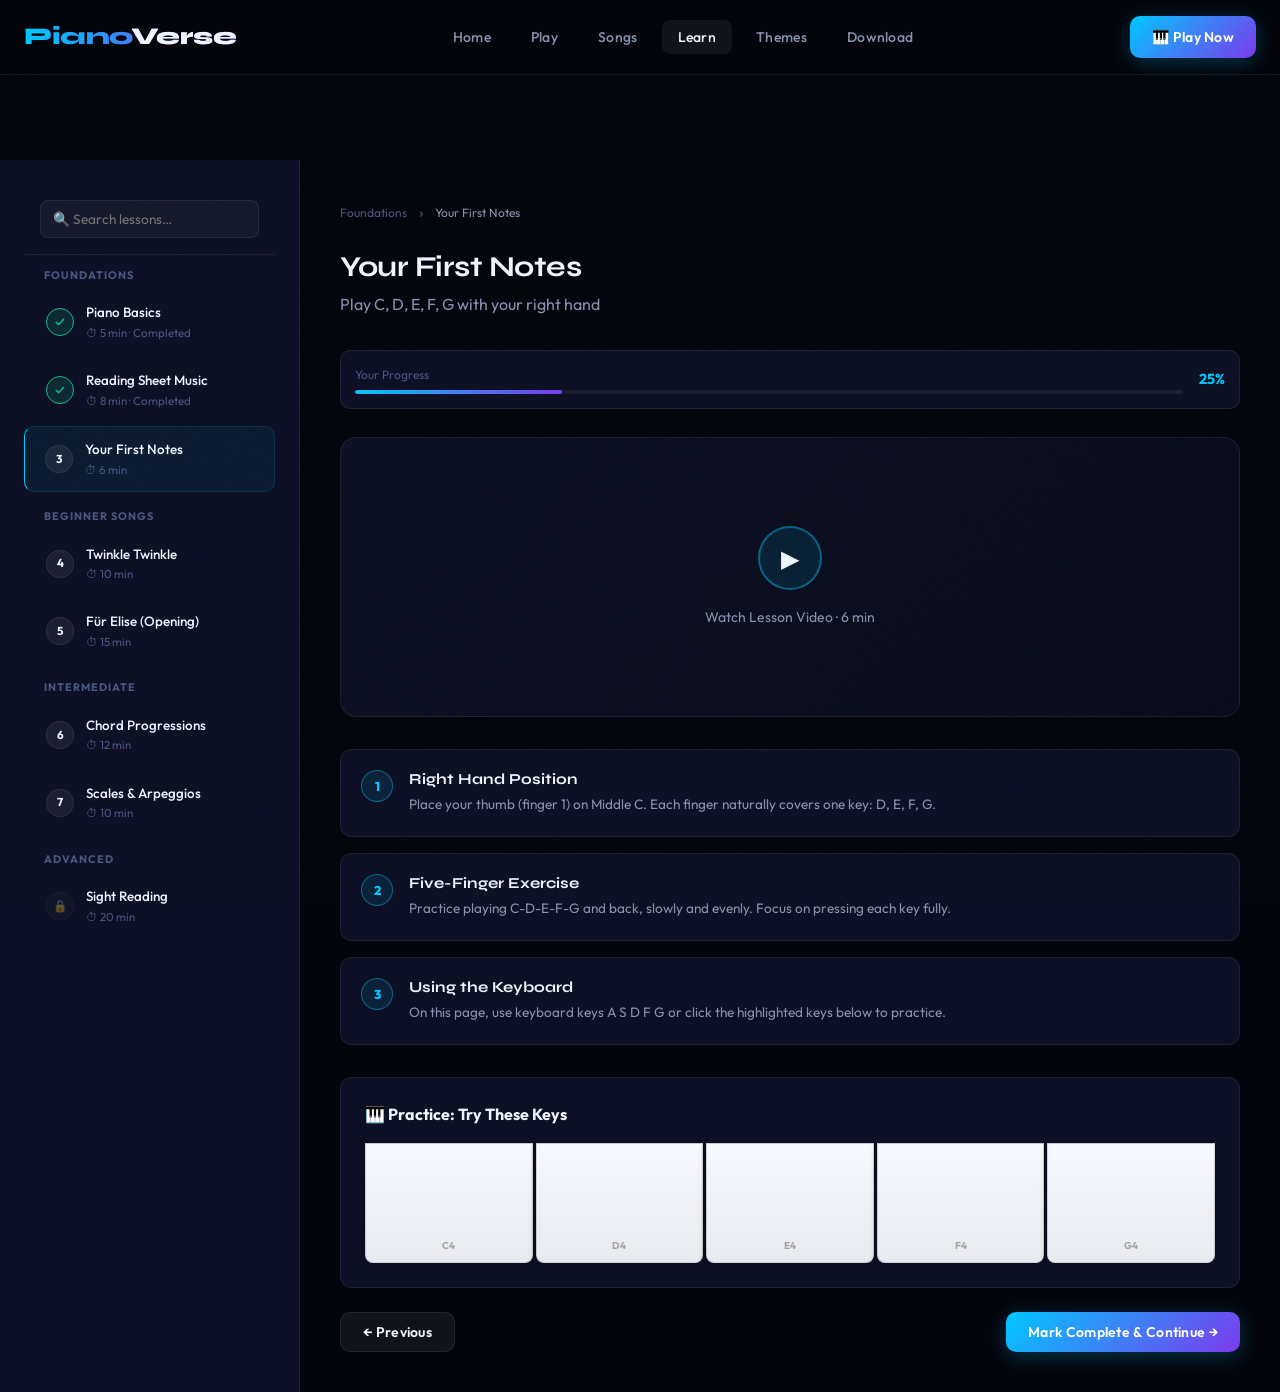
<file: learn.html>
<!DOCTYPE html>
<html lang="en">
<head>
  <meta charset="UTF-8">
  <meta name="viewport" content="width=device-width, initial-scale=1.0">
  <title>Learn Piano | PianoVerse</title>
  <link rel="manifest" href="manifest.json">
  <link rel="stylesheet" href="assets/css/style.css">
  <style>
    .learn-page { padding-top: 80px; min-height: 100vh; display: flex; flex-direction: column; }
    .learn-layout { display: grid; grid-template-columns: 300px 1fr; flex: 1; height: calc(100vh - 80px); }
    .learn-sidebar { background: var(--bg-card); border-right: 1px solid var(--border); overflow-y: auto; }
    .sidebar-search { padding: 16px; border-bottom: 1px solid var(--border); }
    .sidebar-search input { width:100%; background: rgba(255,255,255,0.04); border:1px solid var(--border); border-radius:8px; padding:9px 12px; color:var(--text-primary); font-family:var(--font-body); font-size:0.85rem; outline:none; }
    .lesson-group-title { padding: 12px 20px 6px; font-size: 0.68rem; font-weight: 700; text-transform: uppercase; letter-spacing: 1px; color: var(--text-muted); }
    .lesson-item { display: flex; align-items: center; gap: 12px; padding: 12px 20px; cursor: pointer; transition: var(--transition); border-left: 2px solid transparent; }
    .lesson-item:hover { background: rgba(255,255,255,0.03); }
    .lesson-item.active { background: rgba(0,200,255,0.06); border-left-color: var(--accent-blue); }
    .lesson-num { width: 28px; height: 28px; border-radius: 50%; background: rgba(255,255,255,0.06); border: 1px solid var(--border); display: flex; align-items: center; justify-content: center; font-size: 0.72rem; font-weight: 700; flex-shrink: 0; }
    .lesson-item.done .lesson-num { background: rgba(16,185,129,0.15); border-color: #10b981; color: #10b981; }
    .lesson-item.locked .lesson-num { opacity: 0.4; }
    .lesson-title { font-size: 0.84rem; font-weight: 500; }
    .lesson-meta { font-size: 0.72rem; color: var(--text-muted); }
    .learn-main { overflow-y: auto; padding: 40px; }
    .lesson-content h2 { font-size: 1.8rem; letter-spacing: -0.5px; margin-bottom: 8px; }
    .lesson-content .lesson-subtitle { color: var(--text-secondary); margin-bottom: 32px; }
    .lesson-video-placeholder { background: linear-gradient(135deg, #0d1024, #080b18); border: 1px solid var(--border); border-radius: 16px; height: 280px; display: flex; flex-direction: column; align-items: center; justify-content: center; gap: 16px; margin-bottom: 32px; cursor: pointer; transition: var(--transition); }
    .lesson-video-placeholder:hover { border-color: var(--border-active); }
    .play-icon { width: 64px; height: 64px; background: rgba(0,200,255,0.1); border: 2px solid var(--border-active); border-radius: 50%; display: flex; align-items: center; justify-content: center; font-size: 1.5rem; }
    .lesson-steps { display: flex; flex-direction: column; gap: 16px; margin-bottom: 32px; }
    .lesson-step { display: flex; gap: 16px; padding: 20px; background: var(--bg-card); border: 1px solid var(--border); border-radius: 12px; }
    .step-num { width: 32px; height: 32px; background: rgba(0,200,255,0.1); border: 1px solid var(--border-active); border-radius: 50%; display: flex; align-items: center; justify-content: center; font-size: 0.8rem; font-weight: 800; color: var(--accent-blue); flex-shrink: 0; }
    .step-body h4 { font-size: 0.95rem; font-weight: 700; margin-bottom: 6px; }
    .step-body p { font-size: 0.85rem; color: var(--text-secondary); line-height: 1.6; }
    .lesson-piano-demo { background: var(--bg-card); border: 1px solid var(--border); border-radius: 12px; padding: 24px; margin-bottom: 24px; }
    .highlighted-key { background: rgba(0,200,255,0.2) !important; border-color: var(--accent-blue) !important; box-shadow: 0 0 12px rgba(0,200,255,0.4) !important; }
    .lesson-nav-btns { display: flex; gap: 12px; }
    @media (max-width:768px) { .learn-layout { grid-template-columns:1fr; } .learn-sidebar { height: 240px; } }
  </style>
</head>
<body>
<nav class="navbar" style="position:fixed;">
  <div class="nav-inner">
    <a href="index.html" class="nav-logo">Piano<span>Verse</span></a>
    <ul class="nav-links" id="navLinks">
      <li><a href="index.html">Home</a></li><li><a href="play.html">Play</a></li>
      <li><a href="songs.html">Songs</a></li><li><a href="learn.html" class="active">Learn</a></li>
      <li><a href="themes.html">Themes</a></li><li><a href="download.html">Download</a></li>
    </ul>
    <div class="nav-cta">
      <a href="play.html" class="btn btn-primary">🎹 Play Now</a>
      <button class="hamburger" id="hamburger"><span></span><span></span><span></span></button>
    </div>
  </div>
</nav>

<div class="learn-page">
  <div class="learn-layout">
    <!-- Sidebar -->
    <div class="learn-sidebar">
      <div class="sidebar-search">
        <input type="text" placeholder="🔍 Search lessons…" oninput="filterLessons(this.value)">
      </div>
      <div id="lessonList"></div>
    </div>

    <!-- Main Content -->
    <div class="learn-main" id="learnMain">
      <div class="lesson-content" id="lessonContent"></div>
    </div>
  </div>
</div>

<div class="toast-container" id="toastContainer"></div>
<script src="assets/js/app.js"></script>
<script>
const LESSONS = [
  { id:1, group:'Foundations', title:'Piano Basics', subtitle:'Learn the layout, posture, and hand position', duration:'5 min', done:true, locked:false, steps:[
    { title:'Meet the Keyboard', body:'A standard piano has 88 keys — 52 white and 36 black. White keys play natural notes (A-G), black keys play sharps and flats.' },
    { title:'Hand Position', body:'Curve your fingers naturally as if holding a ball. Keep your wrists relaxed and your forearms parallel to the floor.' },
    { title:'Sitting at the Piano', body:'Sit at the center of the keyboard, feet flat on the floor. Your elbows should be roughly level with the keys.' },
    { title:'Finding Middle C', body:'Middle C is the white key immediately left of a group of two black keys, roughly in the center of the keyboard.' },
  ]},
  { id:2, group:'Foundations', title:'Reading Sheet Music', subtitle:'Treble clef, bass clef, and note values', duration:'8 min', done:true, locked:false, steps:[
    { title:'The Staff', body:'Music is written on five horizontal lines called the staff. The treble clef (right hand) and bass clef (left hand) indicate pitch range.' },
    { title:'Note Values', body:'A whole note = 4 beats, half note = 2 beats, quarter note = 1 beat, eighth note = 0.5 beats.' },
    { title:'Ledger Lines', body:'Notes that extend beyond the staff use ledger lines. Middle C sits on a ledger line between treble and bass clef.' },
  ]},
  { id:3, group:'Foundations', title:'Your First Notes', subtitle:'Play C, D, E, F, G with your right hand', duration:'6 min', done:false, locked:false, steps:[
    { title:'Right Hand Position', body:'Place your thumb (finger 1) on Middle C. Each finger naturally covers one key: D, E, F, G.' },
    { title:'Five-Finger Exercise', body:'Practice playing C-D-E-F-G and back, slowly and evenly. Focus on pressing each key fully.' },
    { title:'Using the Keyboard', body:'On this page, use keyboard keys A S D F G or click the highlighted keys below to practice.' },
  ]},
  { id:4, group:'Beginner Songs', title:'Twinkle Twinkle', subtitle:'Your first complete song, step by step', duration:'10 min', done:false, locked:false, steps:[
    { title:'Melody Notes', body:'Twinkle Twinkle uses: C C G G A A G — F F E E D D C. Practice each phrase slowly before connecting them.' },
    { title:'Rhythm', body:'Each note gets one beat. Count "1-2-3-4" to keep steady time. The song is in 4/4 time.' },
    { title:'Hands Together', body:'Once comfortable with the right hand, add a simple C-F-G chord pattern in the left hand.' },
  ]},
  { id:5, group:'Beginner Songs', title:'Für Elise (Opening)', subtitle:'Learn the iconic Beethoven intro phrase', duration:'15 min', done:false, locked:false, steps:[
    { title:'The Famous Motif', body:'The opening is: E D# E D# E B D C A. Practice extremely slowly — accuracy before speed.' },
    { title:'Left Hand Pattern', body:'While the right hand plays the melody, the left hand plays a rolling Am chord: A-E-A.' },
    { title:'Connecting Phrases', body:'The melody goes silent briefly before the lyrical middle section. Listen carefully to the original recording.' },
  ]},
  { id:6, group:'Intermediate', title:'Chord Progressions', subtitle:'I-V-vi-IV — the most popular chord pattern', duration:'12 min', done:false, locked:false, steps:[
    { title:'What Are Chords?', body:'Chords are three or more notes played simultaneously. The most basic is a triad: root, third, and fifth.' },
    { title:'C Major Chord', body:'C-E-G played together. Practice rolling the chord (arpeggiate) before playing all notes at once.' },
    { title:'The I-V-vi-IV Pattern', body:'In C major: C-G-Am-F. This progression powers hundreds of pop songs from Pachelbel to modern hits.' },
  ]},
  { id:7, group:'Intermediate', title:'Scales & Arpeggios', subtitle:'The foundation of piano technique', duration:'10 min', done:false, locked:false, steps:[
    { title:'C Major Scale', body:'C D E F G A B C. Practice with a metronome, starting at 60 BPM. Use proper fingering: 1-2-3-1-2-3-4-5.' },
    { title:'Thumb Tuck', body:'When the thumb passes under, keep your wrist relaxed and the motion smooth. This is the key to scales.' },
    { title:'Arpeggios', body:'Play chord notes individually across the keyboard. C major arpeggio: C-E-G-C (up), C-G-E-C (down).' },
  ]},
  { id:8, group:'Advanced', title:'Sight Reading', subtitle:'Play new music on the spot', duration:'20 min', done:false, locked:true, steps:[
    { title:'Scanning Ahead', body:'Train your eyes to read 1-2 beats ahead of what you are playing. This prevents hesitation.' },
    { title:'Rhythm First', body:'Clap the rhythm before playing the notes. Understanding rhythm is more important than note accuracy in sight reading.' },
    { title:'Practice Materials', body:'Read through easy pieces at tempo, even with mistakes. Never stop — keep the pulse going.' },
  ]},
];

let currentLessonId = 3;

function filterLessons(q) {
  renderSidebar(q.toLowerCase());
}

function renderSidebar(filter = '') {
  const groups = [...new Set(LESSONS.map(l => l.group))];
  document.getElementById('lessonList').innerHTML = groups.map(g => {
    const lessons = LESSONS.filter(l => l.group === g && (!filter || l.title.toLowerCase().includes(filter)));
    if (!lessons.length) return '';
    return `<div class="lesson-group-title">${g}</div>` +
      lessons.map(l => `
        <div class="lesson-item ${l.done ? 'done' : ''} ${l.locked ? 'locked' : ''} ${l.id === currentLessonId ? 'active' : ''}" onclick="${l.locked ? `PVToast.show('🔒 Complete previous lessons to unlock', 'info')` : `loadLesson(${l.id})`}">
          <div class="lesson-num">${l.done ? '✓' : l.locked ? '🔒' : l.id}</div>
          <div>
            <div class="lesson-title">${l.title}</div>
            <div class="lesson-meta">⏱ ${l.duration} ${l.done ? '· Completed' : ''}</div>
          </div>
        </div>
      `).join('');
  }).join('');
}

function loadLesson(id) {
  const lesson = LESSONS.find(l => l.id === id);
  if (!lesson || lesson.locked) return;
  currentLessonId = id;
  renderSidebar();

  const progress = ((LESSONS.filter(l => l.done).length / LESSONS.length) * 100).toFixed(0);

  document.getElementById('lessonContent').innerHTML = `
    <div style="display:flex;align-items:center;gap:12px;margin-bottom:24px;">
      <span style="font-size:0.75rem;color:var(--text-muted);">${lesson.group}</span>
      <span style="color:var(--text-muted);">›</span>
      <span style="font-size:0.75rem;color:var(--text-secondary);">${lesson.title}</span>
    </div>

    <h2>${lesson.title}</h2>
    <p class="lesson-subtitle">${lesson.subtitle}</p>

    <div style="display:flex;align-items:center;gap:16px;margin-bottom:28px;padding:14px;background:var(--bg-card);border:1px solid var(--border);border-radius:10px;">
      <div style="flex:1;">
        <div style="font-size:0.75rem;color:var(--text-muted);margin-bottom:6px;">Your Progress</div>
        <div class="progress-bar"><div class="progress-fill" style="width:${progress}%"></div></div>
      </div>
      <span style="font-size:0.9rem;font-weight:700;color:var(--accent-blue);">${progress}%</span>
    </div>

    <div class="lesson-video-placeholder" onclick="PVToast.show('Video lesson coming soon!', 'info')">
      <div class="play-icon">▶</div>
      <div style="font-size:0.875rem;color:var(--text-secondary);">Watch Lesson Video · ${lesson.duration}</div>
    </div>

    <div class="lesson-steps">
      ${lesson.steps.map((s, i) => `
        <div class="lesson-step">
          <div class="step-num">${i + 1}</div>
          <div class="step-body">
            <h4>${s.title}</h4>
            <p>${s.body}</p>
          </div>
        </div>
      `).join('')}
    </div>

    ${id === 3 ? `
    <div class="lesson-piano-demo">
      <div style="font-weight:700;margin-bottom:16px;">🎹 Practice: Try These Keys</div>
      <div style="display:flex;gap:3px;height:120px;">
        ${['C4','D4','E4','F4','G4'].map(n => `
          <div style="flex:1;background:linear-gradient(180deg,#f8f9ff 0%,#e8eaf0 100%);border:1px solid rgba(0,0,0,0.15);border-radius:0 0 8px 8px;display:flex;align-items:flex-end;justify-content:center;padding-bottom:8px;cursor:pointer;transition:all 0.1s;box-shadow:0 4px 8px rgba(0,0,0,0.2);"
             onmousedown="PVAudio.play('${n.replace(/\d/,'')}',${n.match(/\d/)[0]});this.style.background='linear-gradient(180deg,#d0f0ff 0%,#a0dfff 100%)';this.style.boxShadow='0 0 15px rgba(0,200,255,0.4)'"
             onmouseup="this.style.background='linear-gradient(180deg,#f8f9ff 0%,#e8eaf0 100%)';this.style.boxShadow='0 4px 8px rgba(0,0,0,0.2)'"
             onmouseleave="this.style.background='linear-gradient(180deg,#f8f9ff 0%,#e8eaf0 100%)';this.style.boxShadow='0 4px 8px rgba(0,0,0,0.2)'">
            <span style="font-size:10px;color:rgba(0,0,0,0.3);font-weight:700;">${n}</span>
          </div>
        `).join('')}
      </div>
    </div>` : ''}

    <div class="lesson-nav-btns">
      ${id > 1 ? `<button class="btn btn-secondary" onclick="loadLesson(${id-1})">← Previous</button>` : ''}
      <button class="btn btn-primary" onclick="completeLesson(${id})" style="margin-left:auto;">
        ${lesson.done ? '✓ Completed' : 'Mark Complete & Continue →'}
      </button>
    </div>
  `;
}

function completeLesson(id) {
  const lesson = LESSONS.find(l => l.id === id);
  if (lesson) {
    lesson.done = true;
    const nextLesson = LESSONS.find(l => l.id === id + 1);
    if (nextLesson && nextLesson.locked) nextLesson.locked = false;
    PVToast.show('🎉 Lesson completed! Keep going!', 'success');
    renderSidebar();
    if (nextLesson) setTimeout(() => loadLesson(id + 1), 600);
    else loadLesson(id);
  }
}

renderSidebar();
loadLesson(currentLessonId);
document.getElementById('hamburger').addEventListener('click', () => document.getElementById('navLinks').classList.toggle('open'));
</script>
</body>
</html>
</file>
<file: assets/css/style.css>
/* =====================================================
   PianoVerse - Main Stylesheet
   Premium Dark Theme | Neon Accents
   ===================================================== */

@import url('https://fonts.googleapis.com/css2?family=Syne:wght@400;500;600;700;800&family=Outfit:wght@300;400;500;600;700&display=swap');

/* ─── CSS Variables ─── */
:root {
  --bg-primary: #04050c;
  --bg-secondary: #080b18;
  --bg-card: #0d1024;
  --bg-glass: rgba(13, 16, 36, 0.7);
  --accent-blue: #00c8ff;
  --accent-purple: #7c3aed;
  --accent-pink: #f472b6;
  --accent-glow: rgba(0, 200, 255, 0.15);
  --text-primary: #f0f4ff;
  --text-secondary: #8892b0;
  --text-muted: #4a5580;
  --border: rgba(255, 255, 255, 0.07);
  --border-active: rgba(0, 200, 255, 0.4);
  --white-key: #f8f9ff;
  --black-key: #0a0a14;
  --shadow-neon: 0 0 30px rgba(0, 200, 255, 0.2);
  --shadow-card: 0 8px 32px rgba(0, 0, 0, 0.4);
  --radius: 12px;
  --radius-lg: 20px;
  --font-display: 'Syne', sans-serif;
  --font-body: 'Outfit', sans-serif;
  --transition: all 0.3s cubic-bezier(0.4, 0, 0.2, 1);
}

/* ─── Reset & Base ─── */
*, *::before, *::after { box-sizing: border-box; margin: 0; padding: 0; }

html { scroll-behavior: smooth; font-size: 16px; }

body {
  font-family: var(--font-body);
  background: var(--bg-primary);
  color: var(--text-primary);
  line-height: 1.6;
  overflow-x: hidden;
  min-height: 100vh;
}

::selection { background: rgba(0, 200, 255, 0.25); color: var(--accent-blue); }

::-webkit-scrollbar { width: 6px; }
::-webkit-scrollbar-track { background: var(--bg-secondary); }
::-webkit-scrollbar-thumb { background: var(--accent-purple); border-radius: 3px; }

/* ─── Noise Texture Overlay ─── */
body::before {
  content: '';
  position: fixed;
  inset: 0;
  background-image: url("data:image/svg+xml,%3Csvg viewBox='0 0 256 256' xmlns='http://www.w3.org/2000/svg'%3E%3Cfilter id='noise'%3E%3CfeTurbulence type='fractalNoise' baseFrequency='0.9' numOctaves='4' stitchTiles='stitch'/%3E%3C/filter%3E%3Crect width='100%25' height='100%25' filter='url(%23noise)' opacity='0.04'/%3E%3C/svg%3E");
  pointer-events: none;
  z-index: 0;
  opacity: 0.4;
}

/* ─── Typography ─── */
h1, h2, h3, h4, h5 { font-family: var(--font-display); font-weight: 700; line-height: 1.2; }

.gradient-text {
  background: linear-gradient(135deg, var(--accent-blue) 0%, var(--accent-purple) 50%, var(--accent-pink) 100%);
  -webkit-background-clip: text;
  -webkit-text-fill-color: transparent;
  background-clip: text;
}

a { color: inherit; text-decoration: none; }
img { max-width: 100%; }

/* ─── Layout Utilities ─── */
.container { max-width: 1280px; margin: 0 auto; padding: 0 24px; }
.flex { display: flex; }
.flex-center { display: flex; align-items: center; justify-content: center; }
.grid { display: grid; }
.hidden { display: none !important; }
.sr-only { position: absolute; width: 1px; height: 1px; overflow: hidden; clip: rect(0,0,0,0); }

/* ─── Navigation ─── */
.navbar {
  position: fixed;
  top: 0;
  left: 0;
  right: 0;
  z-index: 100;
  padding: 16px 0;
  background: rgba(4, 5, 12, 0.8);
  backdrop-filter: blur(20px);
  border-bottom: 1px solid var(--border);
  transition: var(--transition);
}

.navbar.scrolled {
  padding: 10px 0;
  background: rgba(4, 5, 12, 0.95);
}

.nav-inner {
  display: flex;
  align-items: center;
  justify-content: space-between;
  max-width: 1280px;
  margin: 0 auto;
  padding: 0 24px;
}

.nav-logo {
  font-family: var(--font-display);
  font-size: 1.5rem;
  font-weight: 800;
  background: linear-gradient(90deg, var(--accent-blue), var(--accent-purple));
  -webkit-background-clip: text;
  -webkit-text-fill-color: transparent;
  background-clip: text;
  letter-spacing: -0.5px;
}

.nav-logo span {
  -webkit-text-fill-color: var(--text-primary);
}

.nav-links {
  display: flex;
  align-items: center;
  gap: 8px;
  list-style: none;
}

.nav-links a {
  padding: 8px 16px;
  border-radius: 8px;
  font-size: 0.875rem;
  font-weight: 500;
  color: var(--text-secondary);
  transition: var(--transition);
  letter-spacing: 0.3px;
}

.nav-links a:hover, .nav-links a.active {
  color: var(--text-primary);
  background: rgba(255, 255, 255, 0.06);
}

.nav-cta {
  display: flex;
  align-items: center;
  gap: 12px;
}

.btn {
  display: inline-flex;
  align-items: center;
  gap: 8px;
  padding: 10px 22px;
  border-radius: 10px;
  font-family: var(--font-body);
  font-size: 0.875rem;
  font-weight: 600;
  cursor: pointer;
  transition: var(--transition);
  border: none;
  outline: none;
  text-decoration: none;
  white-space: nowrap;
  letter-spacing: 0.3px;
}

.btn-primary {
  background: linear-gradient(135deg, var(--accent-blue), var(--accent-purple));
  color: white;
  box-shadow: 0 4px 20px rgba(0, 200, 255, 0.25);
}

.btn-primary:hover {
  transform: translateY(-2px);
  box-shadow: 0 8px 30px rgba(0, 200, 255, 0.4);
}

.btn-secondary {
  background: rgba(255, 255, 255, 0.06);
  color: var(--text-primary);
  border: 1px solid var(--border);
}

.btn-secondary:hover {
  background: rgba(255, 255, 255, 0.1);
  border-color: rgba(255, 255, 255, 0.15);
  transform: translateY(-1px);
}

.btn-outline {
  background: transparent;
  color: var(--accent-blue);
  border: 1px solid var(--border-active);
}

.btn-outline:hover {
  background: var(--accent-glow);
}

.btn-lg { padding: 14px 32px; font-size: 1rem; border-radius: 12px; }
.btn-sm { padding: 7px 16px; font-size: 0.8rem; }

.hamburger {
  display: none;
  flex-direction: column;
  gap: 5px;
  cursor: pointer;
  padding: 4px;
  background: none;
  border: none;
}

.hamburger span {
  display: block;
  width: 22px;
  height: 2px;
  background: var(--text-primary);
  border-radius: 2px;
  transition: var(--transition);
}

/* ─── Hero Section ─── */
.hero {
  position: relative;
  min-height: 100vh;
  display: flex;
  align-items: center;
  padding: 120px 0 80px;
  overflow: hidden;
}

.hero-bg {
  position: absolute;
  inset: 0;
  background:
    radial-gradient(ellipse 80% 60% at 20% 50%, rgba(124, 58, 237, 0.12) 0%, transparent 60%),
    radial-gradient(ellipse 60% 50% at 80% 30%, rgba(0, 200, 255, 0.1) 0%, transparent 60%),
    radial-gradient(ellipse 40% 40% at 50% 80%, rgba(244, 114, 182, 0.06) 0%, transparent 60%);
}

.hero-grid {
  position: absolute;
  inset: 0;
  background-image:
    linear-gradient(rgba(255,255,255,0.02) 1px, transparent 1px),
    linear-gradient(90deg, rgba(255,255,255,0.02) 1px, transparent 1px);
  background-size: 60px 60px;
  mask-image: radial-gradient(ellipse at center, black 30%, transparent 80%);
}

.hero-content {
  position: relative;
  z-index: 2;
  display: grid;
  grid-template-columns: 1fr 1fr;
  align-items: center;
  gap: 80px;
  max-width: 1280px;
  margin: 0 auto;
  padding: 0 24px;
}

.hero-badge {
  display: inline-flex;
  align-items: center;
  gap: 8px;
  padding: 6px 16px;
  background: rgba(0, 200, 255, 0.08);
  border: 1px solid rgba(0, 200, 255, 0.2);
  border-radius: 50px;
  font-size: 0.8rem;
  font-weight: 600;
  color: var(--accent-blue);
  letter-spacing: 0.5px;
  text-transform: uppercase;
  margin-bottom: 24px;
  width: fit-content;
  animation: fadeInDown 0.6s ease forwards;
}

.hero-badge .dot {
  width: 6px;
  height: 6px;
  background: var(--accent-blue);
  border-radius: 50%;
  animation: pulse 2s infinite;
}

@keyframes pulse {
  0%, 100% { opacity: 1; transform: scale(1); }
  50% { opacity: 0.5; transform: scale(0.8); }
}

.hero-title {
  font-size: clamp(3rem, 5vw, 5rem);
  font-weight: 800;
  line-height: 1.05;
  letter-spacing: -2px;
  margin-bottom: 24px;
  animation: fadeInUp 0.7s ease 0.1s both;
}

.hero-subtitle {
  font-size: 1.15rem;
  color: var(--text-secondary);
  max-width: 480px;
  margin-bottom: 40px;
  line-height: 1.7;
  animation: fadeInUp 0.7s ease 0.2s both;
}

.hero-actions {
  display: flex;
  align-items: center;
  gap: 16px;
  flex-wrap: wrap;
  animation: fadeInUp 0.7s ease 0.3s both;
}

.hero-stats {
  display: flex;
  gap: 32px;
  margin-top: 48px;
  animation: fadeInUp 0.7s ease 0.4s both;
}

.hero-stat-num {
  font-family: var(--font-display);
  font-size: 1.8rem;
  font-weight: 800;
  background: linear-gradient(135deg, var(--accent-blue), var(--accent-purple));
  -webkit-background-clip: text;
  -webkit-text-fill-color: transparent;
  background-clip: text;
}

.hero-stat-label {
  font-size: 0.8rem;
  color: var(--text-muted);
  font-weight: 500;
}

/* ─── Piano Preview in Hero ─── */
.hero-piano-wrap {
  position: relative;
  animation: fadeInRight 0.8s ease 0.3s both;
}

.hero-piano {
  position: relative;
  background: linear-gradient(135deg, #1a1c2e, #0d0f1e);
  border-radius: var(--radius-lg);
  padding: 24px;
  border: 1px solid var(--border);
  box-shadow:
    0 30px 80px rgba(0, 0, 0, 0.5),
    0 0 60px rgba(0, 200, 255, 0.05),
    inset 0 1px 0 rgba(255, 255, 255, 0.05);
}

.hero-piano-keys {
  display: flex;
  height: 140px;
  gap: 3px;
  position: relative;
}

.mini-key {
  flex: 1;
  border-radius: 0 0 8px 8px;
  cursor: pointer;
  transition: all 0.1s ease;
  position: relative;
}

.mini-key.white {
  background: linear-gradient(180deg, #f8f9ff 0%, #e8eaf0 100%);
  border: 1px solid rgba(0,0,0,0.15);
  box-shadow: 0 4px 8px rgba(0,0,0,0.3), inset 0 1px 0 rgba(255,255,255,0.8);
  height: 100%;
}

.mini-key.black {
  background: linear-gradient(180deg, #1a1a2e 0%, #0d0d1a 100%);
  height: 60%;
  margin: 0 -5px;
  z-index: 2;
  border: 1px solid rgba(255,255,255,0.05);
  box-shadow: 0 4px 12px rgba(0,0,0,0.5);
  border-radius: 0 0 5px 5px;
}

.mini-key.white.active, .mini-key.white:hover {
  background: linear-gradient(180deg, #e0f7ff 0%, #b3eeff 100%);
  box-shadow: 0 0 15px rgba(0, 200, 255, 0.4);
}

.mini-key.black.active, .mini-key.black:hover {
  background: linear-gradient(180deg, #1e3a5f 0%, #0a1a30 100%);
  box-shadow: 0 0 15px rgba(0, 200, 255, 0.3);
}

.piano-glow {
  position: absolute;
  bottom: -20px;
  left: 50%;
  transform: translateX(-50%);
  width: 80%;
  height: 30px;
  background: rgba(0, 200, 255, 0.15);
  filter: blur(20px);
  border-radius: 50%;
}

/* ─── Section Styles ─── */
.section {
  padding: 100px 0;
  position: relative;
}

.section-header {
  text-align: center;
  margin-bottom: 64px;
}

.section-tag {
  display: inline-block;
  padding: 4px 14px;
  background: rgba(124, 58, 237, 0.1);
  border: 1px solid rgba(124, 58, 237, 0.25);
  border-radius: 50px;
  font-size: 0.75rem;
  font-weight: 700;
  color: #a78bfa;
  letter-spacing: 1px;
  text-transform: uppercase;
  margin-bottom: 16px;
}

.section-title {
  font-size: clamp(2rem, 3.5vw, 3rem);
  letter-spacing: -1px;
  margin-bottom: 16px;
}

.section-subtitle {
  font-size: 1.05rem;
  color: var(--text-secondary);
  max-width: 520px;
  margin: 0 auto;
}

/* ─── Feature Cards ─── */
.features-grid {
  display: grid;
  grid-template-columns: repeat(3, 1fr);
  gap: 20px;
}

.feature-card {
  background: var(--bg-card);
  border: 1px solid var(--border);
  border-radius: var(--radius-lg);
  padding: 32px;
  transition: var(--transition);
  position: relative;
  overflow: hidden;
}

.feature-card::before {
  content: '';
  position: absolute;
  inset: 0;
  background: radial-gradient(circle at var(--mouse-x, 50%) var(--mouse-y, 50%), rgba(0, 200, 255, 0.05) 0%, transparent 60%);
  opacity: 0;
  transition: opacity 0.4s;
}

.feature-card:hover { border-color: rgba(0, 200, 255, 0.2); transform: translateY(-4px); }
.feature-card:hover::before { opacity: 1; }

.feature-icon {
  width: 52px;
  height: 52px;
  border-radius: 14px;
  display: flex;
  align-items: center;
  justify-content: center;
  font-size: 1.5rem;
  margin-bottom: 20px;
  background: linear-gradient(135deg, rgba(0, 200, 255, 0.15), rgba(124, 58, 237, 0.15));
  border: 1px solid rgba(0, 200, 255, 0.15);
}

.feature-card h3 {
  font-size: 1.1rem;
  font-weight: 700;
  margin-bottom: 10px;
  letter-spacing: -0.3px;
}

.feature-card p { font-size: 0.9rem; color: var(--text-secondary); line-height: 1.6; }

/* ─── Piano Layouts Section ─── */
.layouts-grid {
  display: grid;
  grid-template-columns: repeat(4, 1fr);
  gap: 16px;
}

.layout-card {
  background: var(--bg-card);
  border: 1px solid var(--border);
  border-radius: var(--radius);
  padding: 20px;
  cursor: pointer;
  transition: var(--transition);
  text-align: center;
}

.layout-card:hover {
  border-color: var(--border-active);
  background: rgba(0, 200, 255, 0.05);
  transform: translateY(-3px);
  box-shadow: 0 10px 30px rgba(0, 200, 255, 0.1);
}

.layout-preview {
  height: 60px;
  display: flex;
  align-items: flex-end;
  gap: 2px;
  margin-bottom: 14px;
  justify-content: center;
}

.layout-key {
  border-radius: 0 0 4px 4px;
}

.layout-card h4 { font-size: 0.9rem; font-weight: 700; margin-bottom: 4px; }
.layout-card span { font-size: 0.75rem; color: var(--text-muted); }

.layout-badge {
  display: inline-block;
  padding: 2px 8px;
  background: rgba(124, 58, 237, 0.2);
  border-radius: 50px;
  font-size: 0.65rem;
  color: #a78bfa;
  font-weight: 600;
  margin-top: 6px;
}

/* ─── Piano Page ─── */
.piano-page {
  min-height: 100vh;
  padding-top: 80px;
  display: flex;
  flex-direction: column;
}

.piano-toolbar {
  background: var(--bg-card);
  border-bottom: 1px solid var(--border);
  padding: 12px 24px;
  display: flex;
  align-items: center;
  gap: 16px;
  flex-wrap: wrap;
}

.piano-toolbar-group {
  display: flex;
  align-items: center;
  gap: 8px;
}

.toolbar-label {
  font-size: 0.75rem;
  color: var(--text-muted);
  font-weight: 600;
  text-transform: uppercase;
  letter-spacing: 0.5px;
}

.toolbar-select {
  background: rgba(255,255,255,0.06);
  border: 1px solid var(--border);
  color: var(--text-primary);
  padding: 6px 12px;
  border-radius: 8px;
  font-size: 0.85rem;
  font-family: var(--font-body);
  cursor: pointer;
  outline: none;
}

.toolbar-select:focus { border-color: var(--border-active); }

.toolbar-btn {
  background: rgba(255,255,255,0.06);
  border: 1px solid var(--border);
  color: var(--text-secondary);
  padding: 7px 14px;
  border-radius: 8px;
  font-size: 0.8rem;
  font-family: var(--font-body);
  cursor: pointer;
  transition: var(--transition);
  display: flex;
  align-items: center;
  gap: 6px;
  font-weight: 500;
}

.toolbar-btn:hover { background: rgba(255,255,255,0.1); color: var(--text-primary); }
.toolbar-btn.active { background: rgba(0, 200, 255, 0.12); border-color: var(--border-active); color: var(--accent-blue); }
.toolbar-btn.record.recording { background: rgba(239, 68, 68, 0.15); border-color: rgba(239, 68, 68, 0.4); color: #ef4444; animation: recordPulse 1s infinite; }

@keyframes recordPulse {
  0%, 100% { box-shadow: 0 0 0 0 rgba(239, 68, 68, 0.3); }
  50% { box-shadow: 0 0 0 6px rgba(239, 68, 68, 0); }
}

.volume-slider {
  -webkit-appearance: none;
  width: 100px;
  height: 4px;
  background: rgba(255,255,255,0.1);
  border-radius: 2px;
  outline: none;
}

.volume-slider::-webkit-slider-thumb {
  -webkit-appearance: none;
  width: 14px;
  height: 14px;
  background: var(--accent-blue);
  border-radius: 50%;
  cursor: pointer;
  box-shadow: 0 0 6px rgba(0, 200, 255, 0.5);
}

/* ─── Piano Keyboard ─── */
.piano-stage {
  flex: 1;
  display: flex;
  flex-direction: column;
  align-items: center;
  justify-content: center;
  padding: 40px 24px;
  overflow-x: auto;
}

.piano-keyboard {
  position: relative;
  display: flex;
  user-select: none;
  filter: drop-shadow(0 20px 60px rgba(0, 0, 0, 0.5));
}

.key-white {
  position: relative;
  width: 46px;
  height: 200px;
  background: linear-gradient(180deg, #f5f6ff 0%, #e8eaf5 60%, #d4d6e8 100%);
  border: 1px solid rgba(0,0,0,0.2);
  border-top: none;
  border-radius: 0 0 10px 10px;
  cursor: pointer;
  transition: background 0.05s, box-shadow 0.05s;
  display: flex;
  flex-direction: column;
  justify-content: flex-end;
  align-items: center;
  padding-bottom: 10px;
  box-shadow: 0 6px 12px rgba(0,0,0,0.3), inset 0 -2px 4px rgba(0,0,0,0.1), inset 0 1px 0 rgba(255,255,255,0.9);
  flex-shrink: 0;
}

.key-white:hover, .key-white.active {
  background: linear-gradient(180deg, #d0f0ff 0%, #a0dfff 60%, #80ceff 100%);
  box-shadow: 0 4px 8px rgba(0,0,0,0.2), 0 0 20px rgba(0, 200, 255, 0.3);
}

.key-white.active {
  transform: scaleY(0.97);
  transform-origin: bottom;
}

.key-black {
  position: absolute;
  width: 30px;
  height: 120px;
  background: linear-gradient(180deg, #1e2035 0%, #0a0b14 100%);
  border-radius: 0 0 7px 7px;
  cursor: pointer;
  z-index: 2;
  box-shadow: 0 8px 16px rgba(0,0,0,0.6), inset 0 1px 0 rgba(255,255,255,0.08), inset -2px 0 4px rgba(0,0,0,0.3);
  display: flex;
  align-items: flex-end;
  justify-content: center;
  padding-bottom: 6px;
  transition: background 0.05s, box-shadow 0.05s;
  flex-shrink: 0;
}

.key-black:hover, .key-black.active {
  background: linear-gradient(180deg, #1e3a5f 0%, #0a1e3a 100%);
  box-shadow: 0 4px 8px rgba(0,0,0,0.4), 0 0 15px rgba(0, 200, 255, 0.2);
}

.key-black.active {
  transform: scaleY(0.97);
  transform-origin: top;
}

.key-label {
  font-size: 10px;
  font-weight: 700;
  color: rgba(0,0,0,0.3);
  letter-spacing: 0px;
  pointer-events: none;
}

.key-black .key-label {
  color: rgba(255,255,255,0.2);
  font-size: 9px;
}

/* Octave label */
.octave-marker {
  position: absolute;
  bottom: -24px;
  font-size: 10px;
  color: var(--text-muted);
  left: 50%;
  transform: translateX(-50%);
}

/* ─── Key Mapping Display ─── */
.key-map {
  display: flex;
  gap: 6px;
  flex-wrap: wrap;
  justify-content: center;
  padding: 16px 24px;
  background: var(--bg-card);
  border-top: 1px solid var(--border);
}

.key-map-item {
  display: flex;
  align-items: center;
  gap: 6px;
  font-size: 0.75rem;
  color: var(--text-muted);
}

.key-chip {
  display: inline-flex;
  align-items: center;
  justify-content: center;
  min-width: 26px;
  height: 24px;
  padding: 0 6px;
  background: rgba(255,255,255,0.06);
  border: 1px solid var(--border);
  border-radius: 5px;
  font-size: 0.7rem;
  font-weight: 700;
  color: var(--text-secondary);
  font-family: monospace;
}

/* ─── Recording Display ─── */
.recording-bar {
  display: none;
  align-items: center;
  gap: 16px;
  padding: 10px 24px;
  background: rgba(239, 68, 68, 0.08);
  border-bottom: 1px solid rgba(239, 68, 68, 0.2);
}

.recording-bar.active { display: flex; }

.rec-dot {
  width: 8px;
  height: 8px;
  background: #ef4444;
  border-radius: 50%;
  animation: blink 1s infinite;
}

@keyframes blink { 0%,100%{opacity:1} 50%{opacity:0} }

.rec-time { font-size: 0.875rem; font-weight: 700; color: #ef4444; font-family: monospace; }
.rec-notes { font-size: 0.8rem; color: var(--text-secondary); }

/* ─── Themes Page ─── */
.themes-grid {
  display: grid;
  grid-template-columns: repeat(auto-fill, minmax(280px, 1fr));
  gap: 24px;
}

.theme-card {
  border-radius: var(--radius-lg);
  overflow: hidden;
  border: 2px solid transparent;
  cursor: pointer;
  transition: var(--transition);
}

.theme-card.active { border-color: var(--accent-blue); box-shadow: 0 0 0 1px var(--accent-blue), 0 0 30px rgba(0, 200, 255, 0.2); }
.theme-card:hover { transform: translateY(-4px); box-shadow: var(--shadow-card); }

.theme-preview {
  height: 160px;
  position: relative;
  display: flex;
  align-items: flex-end;
  padding: 16px;
}

.theme-keys-preview {
  display: flex;
  gap: 2px;
  height: 80px;
  width: 100%;
}

.theme-info {
  padding: 16px;
  background: var(--bg-card);
}

.theme-info h4 { font-size: 0.95rem; font-weight: 700; margin-bottom: 4px; }
.theme-info p { font-size: 0.8rem; color: var(--text-muted); }

/* ─── Songs Page ─── */
.songs-header {
  display: flex;
  align-items: center;
  justify-content: space-between;
  margin-bottom: 32px;
  gap: 16px;
  flex-wrap: wrap;
}

.search-bar {
  display: flex;
  align-items: center;
  gap: 10px;
  background: var(--bg-card);
  border: 1px solid var(--border);
  border-radius: 10px;
  padding: 10px 16px;
  min-width: 280px;
}

.search-bar input {
  background: none;
  border: none;
  color: var(--text-primary);
  font-family: var(--font-body);
  font-size: 0.9rem;
  outline: none;
  flex: 1;
}

.search-bar input::placeholder { color: var(--text-muted); }

.song-grid {
  display: grid;
  grid-template-columns: repeat(auto-fill, minmax(250px, 1fr));
  gap: 20px;
}

.song-card {
  background: var(--bg-card);
  border: 1px solid var(--border);
  border-radius: var(--radius);
  overflow: hidden;
  transition: var(--transition);
  cursor: pointer;
}

.song-card:hover { border-color: var(--border-active); transform: translateY(-3px); }

.song-thumb {
  height: 120px;
  background: linear-gradient(135deg, var(--from), var(--to));
  display: flex;
  align-items: center;
  justify-content: center;
  font-size: 2.5rem;
}

.song-body { padding: 16px; }
.song-title { font-weight: 700; font-size: 0.95rem; margin-bottom: 4px; }
.song-meta { font-size: 0.8rem; color: var(--text-muted); display: flex; gap: 10px; }

.song-tag {
  display: inline-block;
  padding: 2px 8px;
  border-radius: 4px;
  font-size: 0.7rem;
  font-weight: 600;
  text-transform: uppercase;
  letter-spacing: 0.5px;
}

.tag-beginner { background: rgba(16, 185, 129, 0.15); color: #10b981; }
.tag-intermediate { background: rgba(245, 158, 11, 0.15); color: #f59e0b; }
.tag-advanced { background: rgba(239, 68, 68, 0.15); color: #ef4444; }

/* ─── Learn Page ─── */
.learn-layout {
  display: grid;
  grid-template-columns: 320px 1fr;
  height: calc(100vh - 80px);
  margin-top: 80px;
}

.learn-sidebar {
  background: var(--bg-card);
  border-right: 1px solid var(--border);
  overflow-y: auto;
  padding: 24px;
}

.lesson-list { list-style: none; }

.lesson-item {
  padding: 14px 16px;
  border-radius: 10px;
  cursor: pointer;
  transition: var(--transition);
  display: flex;
  align-items: center;
  gap: 12px;
  margin-bottom: 4px;
}

.lesson-item:hover { background: rgba(255,255,255,0.04); }
.lesson-item.active { background: rgba(0, 200, 255, 0.08); border: 1px solid rgba(0, 200, 255, 0.15); }

.lesson-num {
  width: 28px;
  height: 28px;
  border-radius: 50%;
  background: rgba(255,255,255,0.06);
  border: 1px solid var(--border);
  display: flex;
  align-items: center;
  justify-content: center;
  font-size: 0.75rem;
  font-weight: 700;
  flex-shrink: 0;
}

.lesson-item.completed .lesson-num {
  background: rgba(16, 185, 129, 0.2);
  border-color: #10b981;
  color: #10b981;
}

.learn-content {
  padding: 40px;
  overflow-y: auto;
}

/* ─── Download Page ─── */
.download-hero {
  text-align: center;
  padding: 120px 24px 80px;
}

.download-cards {
  display: grid;
  grid-template-columns: repeat(3, 1fr);
  gap: 24px;
  max-width: 900px;
  margin: 60px auto;
}

.download-card {
  background: var(--bg-card);
  border: 1px solid var(--border);
  border-radius: var(--radius-lg);
  padding: 40px 32px;
  text-align: center;
  transition: var(--transition);
}

.download-card:hover { border-color: var(--border-active); transform: translateY(-4px); box-shadow: var(--shadow-neon); }
.download-icon { font-size: 3rem; margin-bottom: 20px; }
.download-card h3 { font-size: 1.2rem; margin-bottom: 8px; }
.download-card p { font-size: 0.875rem; color: var(--text-secondary); margin-bottom: 24px; }

/* ─── Footer ─── */
.footer {
  background: var(--bg-secondary);
  border-top: 1px solid var(--border);
  padding: 60px 0 30px;
}

.footer-grid {
  display: grid;
  grid-template-columns: 2fr 1fr 1fr 1fr;
  gap: 40px;
  margin-bottom: 48px;
}

.footer-brand p { font-size: 0.875rem; color: var(--text-muted); margin-top: 12px; max-width: 260px; line-height: 1.6; }

.footer-col h5 {
  font-size: 0.8rem;
  font-weight: 700;
  text-transform: uppercase;
  letter-spacing: 1px;
  color: var(--text-muted);
  margin-bottom: 16px;
}

.footer-links { list-style: none; }
.footer-links li { margin-bottom: 10px; }
.footer-links a { font-size: 0.875rem; color: var(--text-secondary); transition: color 0.2s; }
.footer-links a:hover { color: var(--text-primary); }

.footer-bottom {
  border-top: 1px solid var(--border);
  padding-top: 24px;
  display: flex;
  align-items: center;
  justify-content: space-between;
  font-size: 0.8rem;
  color: var(--text-muted);
}

/* ─── Toast Notifications ─── */
.toast-container {
  position: fixed;
  bottom: 24px;
  right: 24px;
  z-index: 9999;
  display: flex;
  flex-direction: column;
  gap: 8px;
}

.toast {
  display: flex;
  align-items: center;
  gap: 12px;
  padding: 14px 20px;
  background: var(--bg-card);
  border: 1px solid var(--border);
  border-radius: 12px;
  font-size: 0.875rem;
  box-shadow: 0 8px 30px rgba(0,0,0,0.4);
  animation: slideInRight 0.3s ease;
  max-width: 320px;
}

.toast.success { border-color: rgba(16, 185, 129, 0.3); }
.toast.error { border-color: rgba(239, 68, 68, 0.3); }
.toast.info { border-color: rgba(0, 200, 255, 0.3); }

@keyframes slideInRight {
  from { transform: translateX(100%); opacity: 0; }
  to { transform: translateX(0); opacity: 1; }
}

/* ─── Animations ─── */
@keyframes fadeInUp {
  from { opacity: 0; transform: translateY(20px); }
  to { opacity: 1; transform: translateY(0); }
}

@keyframes fadeInDown {
  from { opacity: 0; transform: translateY(-10px); }
  to { opacity: 1; transform: translateY(0); }
}

@keyframes fadeInRight {
  from { opacity: 0; transform: translateX(20px); }
  to { opacity: 1; transform: translateX(0); }
}

@keyframes fadeIn {
  from { opacity: 0; }
  to { opacity: 1; }
}

.animate-in {
  animation: fadeInUp 0.6s ease both;
}

/* ─── Modal ─── */
.modal-overlay {
  position: fixed;
  inset: 0;
  background: rgba(0,0,0,0.7);
  backdrop-filter: blur(4px);
  z-index: 1000;
  display: flex;
  align-items: center;
  justify-content: center;
  padding: 24px;
  opacity: 0;
  pointer-events: none;
  transition: opacity 0.3s;
}

.modal-overlay.active { opacity: 1; pointer-events: all; }

.modal {
  background: var(--bg-card);
  border: 1px solid var(--border);
  border-radius: var(--radius-lg);
  padding: 40px;
  max-width: 500px;
  width: 100%;
  transform: translateY(20px);
  transition: transform 0.3s;
  max-height: 90vh;
  overflow-y: auto;
}

.modal-overlay.active .modal { transform: translateY(0); }

.modal-title { font-size: 1.4rem; margin-bottom: 8px; }
.modal-subtitle { font-size: 0.875rem; color: var(--text-secondary); margin-bottom: 32px; }

/* ─── Form Elements ─── */
.form-group { margin-bottom: 20px; }
.form-label { display: block; font-size: 0.8rem; font-weight: 600; color: var(--text-secondary); margin-bottom: 8px; letter-spacing: 0.3px; text-transform: uppercase; }

.form-input {
  width: 100%;
  background: rgba(255,255,255,0.04);
  border: 1px solid var(--border);
  border-radius: 10px;
  padding: 12px 16px;
  color: var(--text-primary);
  font-family: var(--font-body);
  font-size: 0.9rem;
  outline: none;
  transition: border-color 0.2s;
}

.form-input:focus { border-color: var(--border-active); background: rgba(0, 200, 255, 0.03); }
.form-input::placeholder { color: var(--text-muted); }

/* ─── Progress Bar ─── */
.progress-bar {
  width: 100%;
  height: 4px;
  background: rgba(255,255,255,0.06);
  border-radius: 2px;
  overflow: hidden;
}

.progress-fill {
  height: 100%;
  background: linear-gradient(90deg, var(--accent-blue), var(--accent-purple));
  border-radius: 2px;
  transition: width 0.5s ease;
}

/* ─── PWA Install Banner ─── */
.pwa-banner {
  position: fixed;
  bottom: 24px;
  left: 50%;
  transform: translateX(-50%);
  background: var(--bg-card);
  border: 1px solid var(--border);
  border-radius: var(--radius);
  padding: 14px 24px;
  display: flex;
  align-items: center;
  gap: 16px;
  box-shadow: 0 8px 32px rgba(0,0,0,0.4);
  z-index: 500;
  display: none;
}

.pwa-banner.show { display: flex; animation: slideInUp 0.4s ease; }

@keyframes slideInUp {
  from { transform: translateX(-50%) translateY(100%); opacity: 0; }
  to { transform: translateX(-50%) translateY(0); opacity: 1; }
}

/* ─── Responsive ─── */
@media (max-width: 1024px) {
  .hero-content { grid-template-columns: 1fr; gap: 40px; }
  .features-grid { grid-template-columns: repeat(2, 1fr); }
  .layouts-grid { grid-template-columns: repeat(3, 1fr); }
  .footer-grid { grid-template-columns: 1fr 1fr; }
  .download-cards { grid-template-columns: 1fr; max-width: 360px; }
  .learn-layout { grid-template-columns: 1fr; }
  .learn-sidebar { height: 280px; border-right: none; border-bottom: 1px solid var(--border); }
}

@media (max-width: 768px) {
  .nav-links { display: none; }
  .hamburger { display: flex; }
  .nav-links.open {
    display: flex;
    flex-direction: column;
    position: fixed;
    top: 62px;
    left: 0;
    right: 0;
    background: rgba(4,5,12,0.98);
    padding: 20px;
    border-bottom: 1px solid var(--border);
    gap: 4px;
  }

  .features-grid { grid-template-columns: 1fr; }
  .layouts-grid { grid-template-columns: repeat(2, 1fr); }
  .hero-title { font-size: 2.5rem; }
  .hero-stats { flex-wrap: wrap; gap: 20px; }
  .piano-toolbar { justify-content: flex-start; overflow-x: auto; }

  .key-white { width: 36px; height: 160px; }
  .key-black { width: 24px; height: 95px; }

  .footer-grid { grid-template-columns: 1fr; }
}

@media (max-width: 480px) {
  .key-white { width: 28px; height: 130px; }
  .key-black { width: 18px; height: 78px; }
  .btn-lg { padding: 12px 24px; font-size: 0.9rem; }
}
</file>
<file: assets/css/admin.css>
/* =====================================================
   PianoVerse Admin Dashboard - CSS
   Stripe + Shopify + Notion + Vercel inspired
   ===================================================== */

@import url('https://fonts.googleapis.com/css2?family=Plus+Jakarta+Sans:wght@300;400;500;600;700;800&family=JetBrains+Mono:wght@400;500&display=swap');

/* ─── Admin Variables ─── */
:root {
  /* Dark Mode (default) */
  --ad-bg: #0d0f1a;
  --ad-sidebar: #070910;
  --ad-card: #111422;
  --ad-card-hover: #161928;
  --ad-border: rgba(255, 255, 255, 0.06);
  --ad-border-hover: rgba(255, 255, 255, 0.12);
  --ad-text: #e4e8f0;
  --ad-text-secondary: #7d8ca3;
  --ad-text-muted: #3d4a5e;
  --ad-accent: #6366f1;
  --ad-accent-light: rgba(99, 102, 241, 0.12);
  --ad-accent-glow: rgba(99, 102, 241, 0.25);
  --ad-green: #10b981;
  --ad-green-light: rgba(16, 185, 129, 0.1);
  --ad-red: #f43f5e;
  --ad-red-light: rgba(244, 63, 94, 0.1);
  --ad-yellow: #f59e0b;
  --ad-yellow-light: rgba(245, 158, 11, 0.1);
  --ad-blue: #3b82f6;
  --ad-blue-light: rgba(59, 130, 246, 0.1);
  --ad-purple: #8b5cf6;
  --ad-cyan: #06b6d4;
  --ad-shadow: 0 4px 20px rgba(0, 0, 0, 0.4);
  --ad-shadow-lg: 0 10px 40px rgba(0, 0, 0, 0.5);
  --ad-radius: 10px;
  --ad-radius-lg: 14px;
  --ad-radius-xl: 20px;
  --ad-font: 'Plus Jakarta Sans', sans-serif;
  --ad-mono: 'JetBrains Mono', monospace;
  --ad-transition: all 0.2s cubic-bezier(0.4, 0, 0.2, 1);
  --sidebar-w: 240px;
  --topbar-h: 64px;
}

/* Light Mode */
[data-theme="light"] {
  --ad-bg: #f0f2f8;
  --ad-sidebar: #ffffff;
  --ad-card: #ffffff;
  --ad-card-hover: #f8faff;
  --ad-border: rgba(0, 0, 0, 0.07);
  --ad-border-hover: rgba(0, 0, 0, 0.12);
  --ad-text: #111827;
  --ad-text-secondary: #4b5563;
  --ad-text-muted: #9ca3af;
  --ad-accent-light: rgba(99, 102, 241, 0.08);
  --ad-shadow: 0 2px 12px rgba(0, 0, 0, 0.08);
  --ad-shadow-lg: 0 8px 30px rgba(0, 0, 0, 0.1);
}

/* ─── Reset ─── */
*, *::before, *::after { box-sizing: border-box; margin: 0; padding: 0; }
html { font-size: 15px; }

body {
  font-family: var(--ad-font);
  background: var(--ad-bg);
  color: var(--ad-text);
  line-height: 1.5;
  overflow-x: hidden;
}

a { color: inherit; text-decoration: none; }
button { cursor: pointer; font-family: var(--ad-font); }
input, select, textarea { font-family: var(--ad-font); }

::-webkit-scrollbar { width: 5px; height: 5px; }
::-webkit-scrollbar-track { background: transparent; }
::-webkit-scrollbar-thumb { background: var(--ad-border-hover); border-radius: 10px; }
::-webkit-scrollbar-thumb:hover { background: var(--ad-accent); }

/* ─── Admin Layout ─── */
.admin-layout {
  display: grid;
  grid-template-columns: var(--sidebar-w) 1fr;
  grid-template-rows: var(--topbar-h) 1fr;
  min-height: 100vh;
  grid-template-areas:
    "sidebar topbar"
    "sidebar content";
}

/* ─── Sidebar ─── */
.admin-sidebar {
  grid-area: sidebar;
  background: var(--ad-sidebar);
  border-right: 1px solid var(--ad-border);
  display: flex;
  flex-direction: column;
  position: fixed;
  top: 0;
  left: 0;
  bottom: 0;
  width: var(--sidebar-w);
  z-index: 50;
  overflow-y: auto;
  overflow-x: hidden;
  transition: transform 0.3s ease;
}

.sidebar-logo {
  padding: 0 20px;
  height: var(--topbar-h);
  display: flex;
  align-items: center;
  gap: 10px;
  border-bottom: 1px solid var(--ad-border);
  flex-shrink: 0;
}

.logo-icon {
  width: 32px;
  height: 32px;
  background: linear-gradient(135deg, #6366f1, #8b5cf6);
  border-radius: 8px;
  display: flex;
  align-items: center;
  justify-content: center;
  font-size: 1rem;
  box-shadow: 0 4px 12px rgba(99, 102, 241, 0.3);
}

.logo-text {
  font-weight: 800;
  font-size: 1rem;
  letter-spacing: -0.3px;
}

.logo-text span { color: var(--ad-accent); }

.sidebar-section {
  padding: 20px 12px 8px;
  flex: 1;
}

.sidebar-section-label {
  font-size: 0.65rem;
  font-weight: 700;
  text-transform: uppercase;
  letter-spacing: 1.2px;
  color: var(--ad-text-muted);
  padding: 0 8px;
  margin-bottom: 6px;
  display: flex;
  align-items: center;
  gap: 6px;
}

.sidebar-nav { list-style: none; }

.nav-item {
  margin-bottom: 2px;
}

.nav-link {
  display: flex;
  align-items: center;
  gap: 10px;
  padding: 9px 12px;
  border-radius: var(--ad-radius);
  font-size: 0.85rem;
  font-weight: 500;
  color: var(--ad-text-secondary);
  transition: var(--ad-transition);
  position: relative;
}

.nav-link:hover {
  background: var(--ad-accent-light);
  color: var(--ad-text);
}

.nav-link.active {
  background: var(--ad-accent-light);
  color: var(--ad-accent);
  font-weight: 600;
}

.nav-link.active::before {
  content: '';
  position: absolute;
  left: 0;
  top: 20%;
  bottom: 20%;
  width: 3px;
  background: var(--ad-accent);
  border-radius: 0 3px 3px 0;
}

.nav-icon {
  width: 18px;
  text-align: center;
  font-size: 0.95rem;
  flex-shrink: 0;
}

.nav-badge {
  margin-left: auto;
  background: var(--ad-accent);
  color: white;
  font-size: 0.6rem;
  font-weight: 700;
  padding: 2px 6px;
  border-radius: 50px;
  min-width: 18px;
  text-align: center;
}

.nav-badge.red { background: var(--ad-red); }
.nav-badge.green { background: var(--ad-green); }

.sidebar-footer {
  padding: 12px;
  border-top: 1px solid var(--ad-border);
  flex-shrink: 0;
}

.admin-user-badge {
  display: flex;
  align-items: center;
  gap: 10px;
  padding: 10px;
  border-radius: var(--ad-radius);
  transition: var(--ad-transition);
  cursor: pointer;
}

.admin-user-badge:hover { background: var(--ad-accent-light); }

.user-avatar {
  width: 32px;
  height: 32px;
  border-radius: 50%;
  background: linear-gradient(135deg, #6366f1, #8b5cf6);
  display: flex;
  align-items: center;
  justify-content: center;
  font-size: 0.8rem;
  font-weight: 700;
  color: white;
  flex-shrink: 0;
}

.user-info { min-width: 0; }
.user-name { font-size: 0.8rem; font-weight: 600; white-space: nowrap; overflow: hidden; text-overflow: ellipsis; }
.user-role { font-size: 0.68rem; color: var(--ad-text-muted); }

/* ─── Top Bar ─── */
.admin-topbar {
  grid-area: topbar;
  position: fixed;
  top: 0;
  left: var(--sidebar-w);
  right: 0;
  height: var(--topbar-h);
  background: var(--ad-sidebar);
  border-bottom: 1px solid var(--ad-border);
  display: flex;
  align-items: center;
  padding: 0 24px;
  gap: 16px;
  z-index: 40;
}

.topbar-title {
  font-size: 1rem;
  font-weight: 700;
  letter-spacing: -0.2px;
  flex: 1;
}

.topbar-breadcrumb {
  font-size: 0.8rem;
  color: var(--ad-text-muted);
  display: flex;
  align-items: center;
  gap: 6px;
}

.topbar-breadcrumb .sep { opacity: 0.4; }

.topbar-actions {
  display: flex;
  align-items: center;
  gap: 8px;
}

.topbar-search {
  display: flex;
  align-items: center;
  gap: 8px;
  background: var(--ad-accent-light);
  border: 1px solid var(--ad-border);
  border-radius: 8px;
  padding: 7px 14px;
  font-size: 0.82rem;
  color: var(--ad-text-secondary);
  width: 220px;
  transition: var(--ad-transition);
  cursor: pointer;
}

.topbar-search:hover { border-color: var(--ad-accent); color: var(--ad-text); }

.topbar-icon-btn {
  width: 36px;
  height: 36px;
  border-radius: 8px;
  border: 1px solid var(--ad-border);
  background: transparent;
  display: flex;
  align-items: center;
  justify-content: center;
  font-size: 1rem;
  color: var(--ad-text-secondary);
  transition: var(--ad-transition);
  position: relative;
}

.topbar-icon-btn:hover { background: var(--ad-accent-light); color: var(--ad-text); border-color: var(--ad-accent); }

.notif-dot {
  position: absolute;
  top: 6px;
  right: 6px;
  width: 7px;
  height: 7px;
  background: var(--ad-red);
  border-radius: 50%;
  border: 2px solid var(--ad-sidebar);
}

/* ─── Main Content ─── */
.admin-content {
  grid-area: content;
  margin-left: var(--sidebar-w);
  margin-top: var(--topbar-h);
  padding: 28px;
  min-height: calc(100vh - var(--topbar-h));
}

/* ─── Page Header ─── */
.page-header {
  display: flex;
  align-items: center;
  justify-content: space-between;
  margin-bottom: 28px;
  gap: 16px;
}

.page-header-left h1 {
  font-size: 1.5rem;
  font-weight: 800;
  letter-spacing: -0.5px;
  margin-bottom: 4px;
}

.page-header-left p { font-size: 0.85rem; color: var(--ad-text-secondary); }

.page-actions { display: flex; align-items: center; gap: 8px; }

/* ─── Admin Buttons ─── */
.ad-btn {
  display: inline-flex;
  align-items: center;
  gap: 7px;
  padding: 8px 16px;
  border-radius: 8px;
  font-size: 0.82rem;
  font-weight: 600;
  transition: var(--ad-transition);
  border: 1px solid transparent;
  letter-spacing: 0.2px;
  white-space: nowrap;
}

.ad-btn-primary {
  background: var(--ad-accent);
  color: white;
  box-shadow: 0 2px 8px var(--ad-accent-glow);
}

.ad-btn-primary:hover { background: #4f52e8; box-shadow: 0 4px 16px var(--ad-accent-glow); transform: translateY(-1px); }

.ad-btn-secondary {
  background: var(--ad-card);
  color: var(--ad-text);
  border-color: var(--ad-border);
}

.ad-btn-secondary:hover { background: var(--ad-card-hover); border-color: var(--ad-border-hover); }

.ad-btn-danger {
  background: var(--ad-red-light);
  color: var(--ad-red);
  border-color: rgba(244, 63, 94, 0.2);
}

.ad-btn-danger:hover { background: rgba(244, 63, 94, 0.2); }

.ad-btn-success {
  background: var(--ad-green-light);
  color: var(--ad-green);
  border-color: rgba(16, 185, 129, 0.2);
}

.ad-btn-icon {
  width: 32px;
  height: 32px;
  padding: 0;
  border-radius: 7px;
  justify-content: center;
}

/* ─── Stats Cards ─── */
.stats-grid {
  display: grid;
  grid-template-columns: repeat(4, 1fr);
  gap: 16px;
  margin-bottom: 24px;
}

.stat-card {
  background: var(--ad-card);
  border: 1px solid var(--ad-border);
  border-radius: var(--ad-radius-lg);
  padding: 20px;
  transition: var(--ad-transition);
  position: relative;
  overflow: hidden;
}

.stat-card::after {
  content: '';
  position: absolute;
  top: 0;
  right: 0;
  width: 80px;
  height: 80px;
  background: radial-gradient(circle, var(--card-color, rgba(99, 102, 241, 0.08)) 0%, transparent 70%);
}

.stat-card:hover { transform: translateY(-2px); box-shadow: var(--ad-shadow); border-color: var(--ad-border-hover); }

.stat-header {
  display: flex;
  align-items: center;
  justify-content: space-between;
  margin-bottom: 16px;
}

.stat-label {
  font-size: 0.75rem;
  font-weight: 600;
  color: var(--ad-text-secondary);
  text-transform: uppercase;
  letter-spacing: 0.5px;
}

.stat-icon {
  width: 34px;
  height: 34px;
  border-radius: 8px;
  display: flex;
  align-items: center;
  justify-content: center;
  font-size: 1rem;
}

.stat-value {
  font-size: 1.8rem;
  font-weight: 800;
  letter-spacing: -1px;
  margin-bottom: 8px;
  line-height: 1;
}

.stat-change {
  display: flex;
  align-items: center;
  gap: 4px;
  font-size: 0.75rem;
  font-weight: 600;
}

.stat-change.up { color: var(--ad-green); }
.stat-change.down { color: var(--ad-red); }

.stat-change span { color: var(--ad-text-muted); font-weight: 400; }

/* Color variants */
.stat-card.purple .stat-icon { background: rgba(139, 92, 246, 0.12); }
.stat-card.blue .stat-icon { background: var(--ad-blue-light); }
.stat-card.green .stat-icon { background: var(--ad-green-light); }
.stat-card.red .stat-icon { background: var(--ad-red-light); }
.stat-card.yellow .stat-icon { background: var(--ad-yellow-light); }
.stat-card.cyan .stat-icon { background: rgba(6, 182, 212, 0.1); }

/* ─── Charts ─── */
.charts-row {
  display: grid;
  grid-template-columns: 2fr 1fr;
  gap: 16px;
  margin-bottom: 24px;
}

.chart-card {
  background: var(--ad-card);
  border: 1px solid var(--ad-border);
  border-radius: var(--ad-radius-lg);
  padding: 24px;
}

.chart-header {
  display: flex;
  align-items: center;
  justify-content: space-between;
  margin-bottom: 20px;
}

.chart-title { font-size: 0.95rem; font-weight: 700; }
.chart-subtitle { font-size: 0.75rem; color: var(--ad-text-muted); margin-top: 2px; }

.chart-legend {
  display: flex;
  gap: 16px;
  align-items: center;
}

.legend-item {
  display: flex;
  align-items: center;
  gap: 6px;
  font-size: 0.75rem;
  color: var(--ad-text-secondary);
}

.legend-dot {
  width: 8px;
  height: 8px;
  border-radius: 50%;
}

.chart-actions { display: flex; gap: 6px; }

.chart-period-btn {
  padding: 5px 10px;
  border-radius: 6px;
  border: 1px solid var(--ad-border);
  background: transparent;
  font-size: 0.72rem;
  font-weight: 600;
  color: var(--ad-text-secondary);
  cursor: pointer;
  transition: var(--ad-transition);
}

.chart-period-btn.active, .chart-period-btn:hover {
  background: var(--ad-accent-light);
  color: var(--ad-accent);
  border-color: rgba(99, 102, 241, 0.3);
}

canvas { max-width: 100%; }

/* ─── Data Tables ─── */
.table-card {
  background: var(--ad-card);
  border: 1px solid var(--ad-border);
  border-radius: var(--ad-radius-lg);
  overflow: hidden;
  margin-bottom: 24px;
}

.table-header {
  display: flex;
  align-items: center;
  justify-content: space-between;
  padding: 18px 24px;
  border-bottom: 1px solid var(--ad-border);
  gap: 12px;
  flex-wrap: wrap;
}

.table-title { font-size: 0.95rem; font-weight: 700; }
.table-count { font-size: 0.75rem; color: var(--ad-text-muted); margin-top: 2px; }

.table-controls { display: flex; gap: 8px; align-items: center; }

.ad-search {
  display: flex;
  align-items: center;
  gap: 8px;
  background: var(--ad-bg);
  border: 1px solid var(--ad-border);
  border-radius: 8px;
  padding: 7px 12px;
  font-size: 0.82rem;
  color: var(--ad-text);
  width: 220px;
  transition: var(--ad-transition);
}

.ad-search:focus-within { border-color: var(--ad-accent); }

.ad-search input {
  background: none;
  border: none;
  outline: none;
  color: var(--ad-text);
  font-size: 0.82rem;
  width: 100%;
}

.ad-search input::placeholder { color: var(--ad-text-muted); }

.ad-select {
  background: var(--ad-bg);
  border: 1px solid var(--ad-border);
  border-radius: 8px;
  padding: 7px 12px;
  font-size: 0.82rem;
  color: var(--ad-text);
  outline: none;
  cursor: pointer;
  transition: var(--ad-transition);
}

.ad-select:focus { border-color: var(--ad-accent); }

.data-table {
  width: 100%;
  border-collapse: collapse;
}

.data-table th {
  padding: 12px 20px;
  text-align: left;
  font-size: 0.72rem;
  font-weight: 700;
  text-transform: uppercase;
  letter-spacing: 0.7px;
  color: var(--ad-text-muted);
  border-bottom: 1px solid var(--ad-border);
  white-space: nowrap;
  cursor: pointer;
  user-select: none;
}

.data-table th:hover { color: var(--ad-text); }

.data-table td {
  padding: 14px 20px;
  font-size: 0.85rem;
  border-bottom: 1px solid var(--ad-border);
  vertical-align: middle;
}

.data-table tr:last-child td { border-bottom: none; }

.data-table tr:hover td { background: rgba(255,255,255,0.02); }

.user-cell {
  display: flex;
  align-items: center;
  gap: 10px;
}

.user-avatar-sm {
  width: 30px;
  height: 30px;
  border-radius: 50%;
  background: linear-gradient(135deg, #6366f1, #8b5cf6);
  display: flex;
  align-items: center;
  justify-content: center;
  font-size: 0.7rem;
  font-weight: 700;
  color: white;
  flex-shrink: 0;
}

.user-name-td { font-weight: 600; font-size: 0.85rem; }
.user-email-td { font-size: 0.75rem; color: var(--ad-text-muted); }

.status-badge {
  display: inline-flex;
  align-items: center;
  gap: 5px;
  padding: 3px 10px;
  border-radius: 50px;
  font-size: 0.72rem;
  font-weight: 600;
}

.status-badge::before {
  content: '';
  width: 5px;
  height: 5px;
  border-radius: 50%;
  background: currentColor;
}

.status-active { background: var(--ad-green-light); color: var(--ad-green); }
.status-inactive { background: rgba(125, 140, 163, 0.1); color: var(--ad-text-muted); }
.status-blocked { background: var(--ad-red-light); color: var(--ad-red); }
.status-premium { background: rgba(245, 158, 11, 0.1); color: var(--ad-yellow); }
.status-enabled { background: var(--ad-green-light); color: var(--ad-green); }
.status-disabled { background: rgba(125, 140, 163, 0.1); color: var(--ad-text-muted); }

.table-actions { display: flex; gap: 4px; }

.action-btn {
  width: 28px;
  height: 28px;
  border-radius: 6px;
  border: 1px solid var(--ad-border);
  background: transparent;
  display: flex;
  align-items: center;
  justify-content: center;
  font-size: 0.75rem;
  color: var(--ad-text-secondary);
  cursor: pointer;
  transition: var(--ad-transition);
}

.action-btn:hover { background: var(--ad-accent-light); color: var(--ad-accent); border-color: rgba(99, 102, 241, 0.3); }
.action-btn.danger:hover { background: var(--ad-red-light); color: var(--ad-red); border-color: rgba(244, 63, 94, 0.3); }
.action-btn.success:hover { background: var(--ad-green-light); color: var(--ad-green); border-color: rgba(16, 185, 129, 0.3); }

/* ─── Pagination ─── */
.table-pagination {
  display: flex;
  align-items: center;
  justify-content: space-between;
  padding: 14px 20px;
  border-top: 1px solid var(--ad-border);
  font-size: 0.8rem;
  color: var(--ad-text-secondary);
}

.pagination-btns { display: flex; gap: 4px; }

.page-btn {
  width: 30px;
  height: 30px;
  border-radius: 6px;
  border: 1px solid var(--ad-border);
  background: transparent;
  display: flex;
  align-items: center;
  justify-content: center;
  font-size: 0.8rem;
  color: var(--ad-text-secondary);
  cursor: pointer;
  transition: var(--ad-transition);
}

.page-btn.active { background: var(--ad-accent); color: white; border-color: var(--ad-accent); }
.page-btn:hover:not(.active) { background: var(--ad-accent-light); color: var(--ad-accent); }

/* ─── Admin Forms ─── */
.ad-form-group { margin-bottom: 18px; }

.ad-label {
  display: block;
  font-size: 0.78rem;
  font-weight: 600;
  color: var(--ad-text-secondary);
  margin-bottom: 7px;
  letter-spacing: 0.2px;
}

.ad-input, .ad-textarea, .ad-select-full {
  width: 100%;
  background: var(--ad-bg);
  border: 1px solid var(--ad-border);
  border-radius: 8px;
  padding: 9px 14px;
  color: var(--ad-text);
  font-size: 0.85rem;
  outline: none;
  transition: var(--ad-transition);
}

.ad-input:focus, .ad-textarea:focus, .ad-select-full:focus {
  border-color: var(--ad-accent);
  box-shadow: 0 0 0 3px rgba(99, 102, 241, 0.1);
}

.ad-input::placeholder, .ad-textarea::placeholder { color: var(--ad-text-muted); }
.ad-textarea { min-height: 100px; resize: vertical; }

.ad-toggle {
  position: relative;
  display: inline-block;
  width: 40px;
  height: 22px;
}

.ad-toggle input { opacity: 0; width: 0; height: 0; }

.toggle-slider {
  position: absolute;
  cursor: pointer;
  inset: 0;
  background: rgba(255,255,255,0.1);
  border: 1px solid var(--ad-border);
  border-radius: 50px;
  transition: 0.3s;
}

.toggle-slider::before {
  content: '';
  position: absolute;
  height: 16px;
  width: 16px;
  left: 2px;
  top: 2px;
  background: var(--ad-text-secondary);
  border-radius: 50%;
  transition: 0.3s;
}

.ad-toggle input:checked + .toggle-slider { background: rgba(99, 102, 241, 0.2); border-color: var(--ad-accent); }
.ad-toggle input:checked + .toggle-slider::before { transform: translateX(18px); background: var(--ad-accent); }

.toggle-row {
  display: flex;
  align-items: center;
  justify-content: space-between;
  padding: 14px 0;
  border-bottom: 1px solid var(--ad-border);
}

.toggle-row:last-child { border-bottom: none; }
.toggle-info h4 { font-size: 0.85rem; font-weight: 600; margin-bottom: 2px; }
.toggle-info p { font-size: 0.75rem; color: var(--ad-text-muted); }

/* ─── Tabs ─── */
.tab-nav {
  display: flex;
  gap: 2px;
  background: var(--ad-bg);
  border-radius: 10px;
  padding: 4px;
  margin-bottom: 24px;
  width: fit-content;
}

.tab-btn {
  padding: 8px 18px;
  border-radius: 7px;
  border: none;
  background: transparent;
  font-size: 0.82rem;
  font-weight: 600;
  color: var(--ad-text-secondary);
  cursor: pointer;
  transition: var(--ad-transition);
}

.tab-btn.active { background: var(--ad-card); color: var(--ad-text); box-shadow: 0 1px 4px rgba(0,0,0,0.2); }

/* ─── Admin Login ─── */
.login-page {
  min-height: 100vh;
  display: grid;
  grid-template-columns: 1fr 1fr;
  background: var(--ad-bg);
}

.login-left {
  background: linear-gradient(135deg, #0d0f1a 0%, #131529 100%);
  padding: 60px;
  display: flex;
  flex-direction: column;
  justify-content: space-between;
  position: relative;
  overflow: hidden;
  border-right: 1px solid var(--ad-border);
}

.login-left::before {
  content: '';
  position: absolute;
  top: -100px;
  left: -100px;
  width: 400px;
  height: 400px;
  background: radial-gradient(circle, rgba(99, 102, 241, 0.15) 0%, transparent 70%);
}

.login-left::after {
  content: '';
  position: absolute;
  bottom: -80px;
  right: -80px;
  width: 300px;
  height: 300px;
  background: radial-gradient(circle, rgba(139, 92, 246, 0.1) 0%, transparent 70%);
}

.login-left-logo {
  font-size: 1.4rem;
  font-weight: 800;
  letter-spacing: -0.5px;
  position: relative;
  z-index: 1;
}

.login-left-content {
  position: relative;
  z-index: 1;
}

.login-left-content h2 {
  font-size: 2.2rem;
  font-weight: 800;
  letter-spacing: -1px;
  margin-bottom: 16px;
  line-height: 1.2;
}

.login-left-content p {
  font-size: 0.95rem;
  color: var(--ad-text-secondary);
  line-height: 1.6;
  margin-bottom: 32px;
}

.login-stats {
  display: grid;
  grid-template-columns: 1fr 1fr;
  gap: 12px;
}

.login-stat-box {
  background: rgba(255,255,255,0.04);
  border: 1px solid var(--ad-border);
  border-radius: 12px;
  padding: 16px;
}

.login-stat-num {
  font-size: 1.4rem;
  font-weight: 800;
  color: var(--ad-accent);
  letter-spacing: -0.5px;
}

.login-stat-label { font-size: 0.75rem; color: var(--ad-text-muted); margin-top: 2px; }

.login-right {
  display: flex;
  align-items: center;
  justify-content: center;
  padding: 60px;
}

.login-box {
  width: 100%;
  max-width: 420px;
}

.login-box h1 { font-size: 1.6rem; font-weight: 800; letter-spacing: -0.5px; margin-bottom: 6px; }
.login-box > p { font-size: 0.875rem; color: var(--ad-text-secondary); margin-bottom: 32px; }

.login-input-wrap { position: relative; }

.login-input {
  width: 100%;
  background: var(--ad-card);
  border: 1px solid var(--ad-border);
  border-radius: 10px;
  padding: 13px 16px;
  padding-left: 44px;
  color: var(--ad-text);
  font-size: 0.9rem;
  outline: none;
  transition: var(--ad-transition);
}

.login-input:focus { border-color: var(--ad-accent); box-shadow: 0 0 0 3px rgba(99, 102, 241, 0.1); }
.login-input::placeholder { color: var(--ad-text-muted); }

.input-icon {
  position: absolute;
  left: 14px;
  top: 50%;
  transform: translateY(-50%);
  color: var(--ad-text-muted);
  font-size: 0.9rem;
}

.password-toggle {
  position: absolute;
  right: 14px;
  top: 50%;
  transform: translateY(-50%);
  background: none;
  border: none;
  color: var(--ad-text-muted);
  cursor: pointer;
  font-size: 0.85rem;
  padding: 4px;
  transition: color 0.2s;
}

.password-toggle:hover { color: var(--ad-text); }

.login-options {
  display: flex;
  align-items: center;
  justify-content: space-between;
  margin: 16px 0 24px;
  font-size: 0.8rem;
}

.checkbox-row {
  display: flex;
  align-items: center;
  gap: 7px;
  color: var(--ad-text-secondary);
  cursor: pointer;
}

.checkbox-row input { accent-color: var(--ad-accent); cursor: pointer; }

.forgot-link { color: var(--ad-accent); font-weight: 600; }
.forgot-link:hover { text-decoration: underline; }

.login-btn {
  width: 100%;
  padding: 13px;
  background: var(--ad-accent);
  color: white;
  border: none;
  border-radius: 10px;
  font-size: 0.9rem;
  font-weight: 700;
  cursor: pointer;
  transition: var(--ad-transition);
  box-shadow: 0 4px 16px rgba(99, 102, 241, 0.3);
  position: relative;
  overflow: hidden;
}

.login-btn:hover { background: #4f52e8; box-shadow: 0 6px 20px rgba(99, 102, 241, 0.4); transform: translateY(-1px); }
.login-btn:active { transform: translateY(0); }

.login-btn.loading::after {
  content: '';
  position: absolute;
  top: 0;
  left: -100%;
  width: 100%;
  height: 100%;
  background: linear-gradient(90deg, transparent, rgba(255,255,255,0.1), transparent);
  animation: shimmer 1.5s infinite;
}

@keyframes shimmer { to { left: 100%; } }

.login-divider {
  display: flex;
  align-items: center;
  gap: 12px;
  margin: 24px 0;
  color: var(--ad-text-muted);
  font-size: 0.75rem;
}

.login-divider::before, .login-divider::after {
  content: '';
  flex: 1;
  height: 1px;
  background: var(--ad-border);
}

.lock-notice {
  background: var(--ad-red-light);
  border: 1px solid rgba(244, 63, 94, 0.3);
  border-radius: 10px;
  padding: 12px 16px;
  font-size: 0.82rem;
  color: var(--ad-red);
  display: none;
  margin-bottom: 16px;
}

.lock-notice.show { display: block; }

/* ─── Activity Log ─── */
.activity-list { list-style: none; }

.activity-item {
  display: flex;
  align-items: flex-start;
  gap: 12px;
  padding: 14px 0;
  border-bottom: 1px solid var(--ad-border);
}

.activity-item:last-child { border-bottom: none; }

.activity-icon {
  width: 32px;
  height: 32px;
  border-radius: 8px;
  display: flex;
  align-items: center;
  justify-content: center;
  font-size: 0.85rem;
  flex-shrink: 0;
}

.activity-text { font-size: 0.83rem; }
.activity-time { font-size: 0.72rem; color: var(--ad-text-muted); margin-top: 2px; }
.activity-user { font-weight: 600; }

/* ─── Revenue Panel ─── */
.revenue-metric {
  background: var(--ad-card);
  border: 1px solid var(--ad-border);
  border-radius: var(--ad-radius-lg);
  padding: 20px;
  margin-bottom: 16px;
}

.revenue-metric-title { font-size: 0.75rem; font-weight: 700; text-transform: uppercase; letter-spacing: 0.5px; color: var(--ad-text-muted); margin-bottom: 8px; }
.revenue-metric-value { font-size: 2rem; font-weight: 800; letter-spacing: -1px; margin-bottom: 6px; }
.revenue-metric-desc { font-size: 0.78rem; color: var(--ad-text-secondary); }

/* ─── Notification Composer ─── */
.notif-composer {
  background: var(--ad-card);
  border: 1px solid var(--ad-border);
  border-radius: var(--ad-radius-lg);
  padding: 24px;
  margin-bottom: 24px;
}

/* ─── SEO Panel ─── */
.seo-preview {
  background: white;
  border-radius: 10px;
  padding: 20px;
  font-family: Arial, sans-serif;
}

.seo-preview .preview-url { font-size: 0.8rem; color: #1a0dab; margin-bottom: 4px; }
.seo-preview .preview-title { font-size: 1.1rem; color: #1a0dab; font-weight: normal; margin-bottom: 6px; }
.seo-preview .preview-desc { font-size: 0.85rem; color: #545454; line-height: 1.4; }

/* ─── Mobile Admin ─── */
.sidebar-overlay {
  display: none;
  position: fixed;
  inset: 0;
  background: rgba(0,0,0,0.5);
  z-index: 45;
}

.mobile-menu-btn {
  display: none;
  width: 36px;
  height: 36px;
  border-radius: 8px;
  border: 1px solid var(--ad-border);
  background: transparent;
  align-items: center;
  justify-content: center;
  font-size: 1rem;
  color: var(--ad-text);
  cursor: pointer;
}

/* ─── Admin Cards Grid ─── */
.two-col { display: grid; grid-template-columns: 1fr 1fr; gap: 16px; }
.three-col { display: grid; grid-template-columns: repeat(3, 1fr); gap: 16px; }

/* ─── Tags & Badges ─── */
.ad-tag {
  display: inline-flex;
  align-items: center;
  padding: 2px 8px;
  border-radius: 4px;
  font-size: 0.7rem;
  font-weight: 600;
  letter-spacing: 0.3px;
}

.ad-tag-purple { background: rgba(139, 92, 246, 0.12); color: var(--ad-purple); }
.ad-tag-blue { background: var(--ad-blue-light); color: var(--ad-blue); }
.ad-tag-green { background: var(--ad-green-light); color: var(--ad-green); }
.ad-tag-red { background: var(--ad-red-light); color: var(--ad-red); }
.ad-tag-yellow { background: var(--ad-yellow-light); color: var(--ad-yellow); }

/* ─── Empty States ─── */
.empty-state {
  padding: 60px 20px;
  text-align: center;
  color: var(--ad-text-muted);
}

.empty-icon { font-size: 2.5rem; margin-bottom: 12px; }
.empty-state h3 { font-size: 1rem; font-weight: 600; margin-bottom: 6px; color: var(--ad-text-secondary); }
.empty-state p { font-size: 0.82rem; }

/* ─── Alert Box ─── */
.ad-alert {
  padding: 14px 18px;
  border-radius: 10px;
  font-size: 0.85rem;
  display: flex;
  align-items: flex-start;
  gap: 10px;
  margin-bottom: 16px;
}

.ad-alert-info { background: var(--ad-blue-light); border: 1px solid rgba(59, 130, 246, 0.2); color: var(--ad-blue); }
.ad-alert-warn { background: var(--ad-yellow-light); border: 1px solid rgba(245, 158, 11, 0.2); color: var(--ad-yellow); }
.ad-alert-success { background: var(--ad-green-light); border: 1px solid rgba(16, 185, 129, 0.2); color: var(--ad-green); }

/* ─── Modal ─── */
.ad-modal-overlay {
  position: fixed;
  inset: 0;
  background: rgba(0,0,0,0.6);
  backdrop-filter: blur(4px);
  z-index: 1000;
  display: flex;
  align-items: center;
  justify-content: center;
  padding: 24px;
  opacity: 0;
  pointer-events: none;
  transition: opacity 0.25s;
}

.ad-modal-overlay.open { opacity: 1; pointer-events: all; }

.ad-modal {
  background: var(--ad-card);
  border: 1px solid var(--ad-border);
  border-radius: var(--ad-radius-xl);
  padding: 32px;
  max-width: 520px;
  width: 100%;
  transform: translateY(16px) scale(0.98);
  transition: transform 0.25s;
  max-height: 90vh;
  overflow-y: auto;
}

.ad-modal-overlay.open .ad-modal { transform: none; }

.ad-modal-header { display: flex; align-items: center; justify-content: space-between; margin-bottom: 24px; }
.ad-modal-title { font-size: 1.1rem; font-weight: 800; }
.ad-modal-close { background: none; border: none; color: var(--ad-text-muted); cursor: pointer; font-size: 1.1rem; padding: 4px; }

/* ─── Responsive ─── */
@media (max-width: 1200px) {
  .stats-grid { grid-template-columns: repeat(2, 1fr); }
  .charts-row { grid-template-columns: 1fr; }
}

@media (max-width: 900px) {
  :root { --sidebar-w: 0px; }
  .admin-sidebar { transform: translateX(-240px); --sidebar-w: 240px; }
  .admin-sidebar.open { transform: translateX(0); }
  .sidebar-overlay.open { display: block; }
  .admin-topbar { left: 0; }
  .admin-content { margin-left: 0; }
  .mobile-menu-btn { display: flex; }
  .login-page { grid-template-columns: 1fr; }
  .login-left { display: none; }
  .two-col, .three-col { grid-template-columns: 1fr; }
  .stats-grid { grid-template-columns: 1fr 1fr; }
}

@media (max-width: 600px) {
  .admin-content { padding: 16px; }
  .stats-grid { grid-template-columns: 1fr; }
  .page-header { flex-direction: column; align-items: flex-start; }
  .table-controls { flex-wrap: wrap; }
  .ad-search { width: 100%; }
}
</file>
